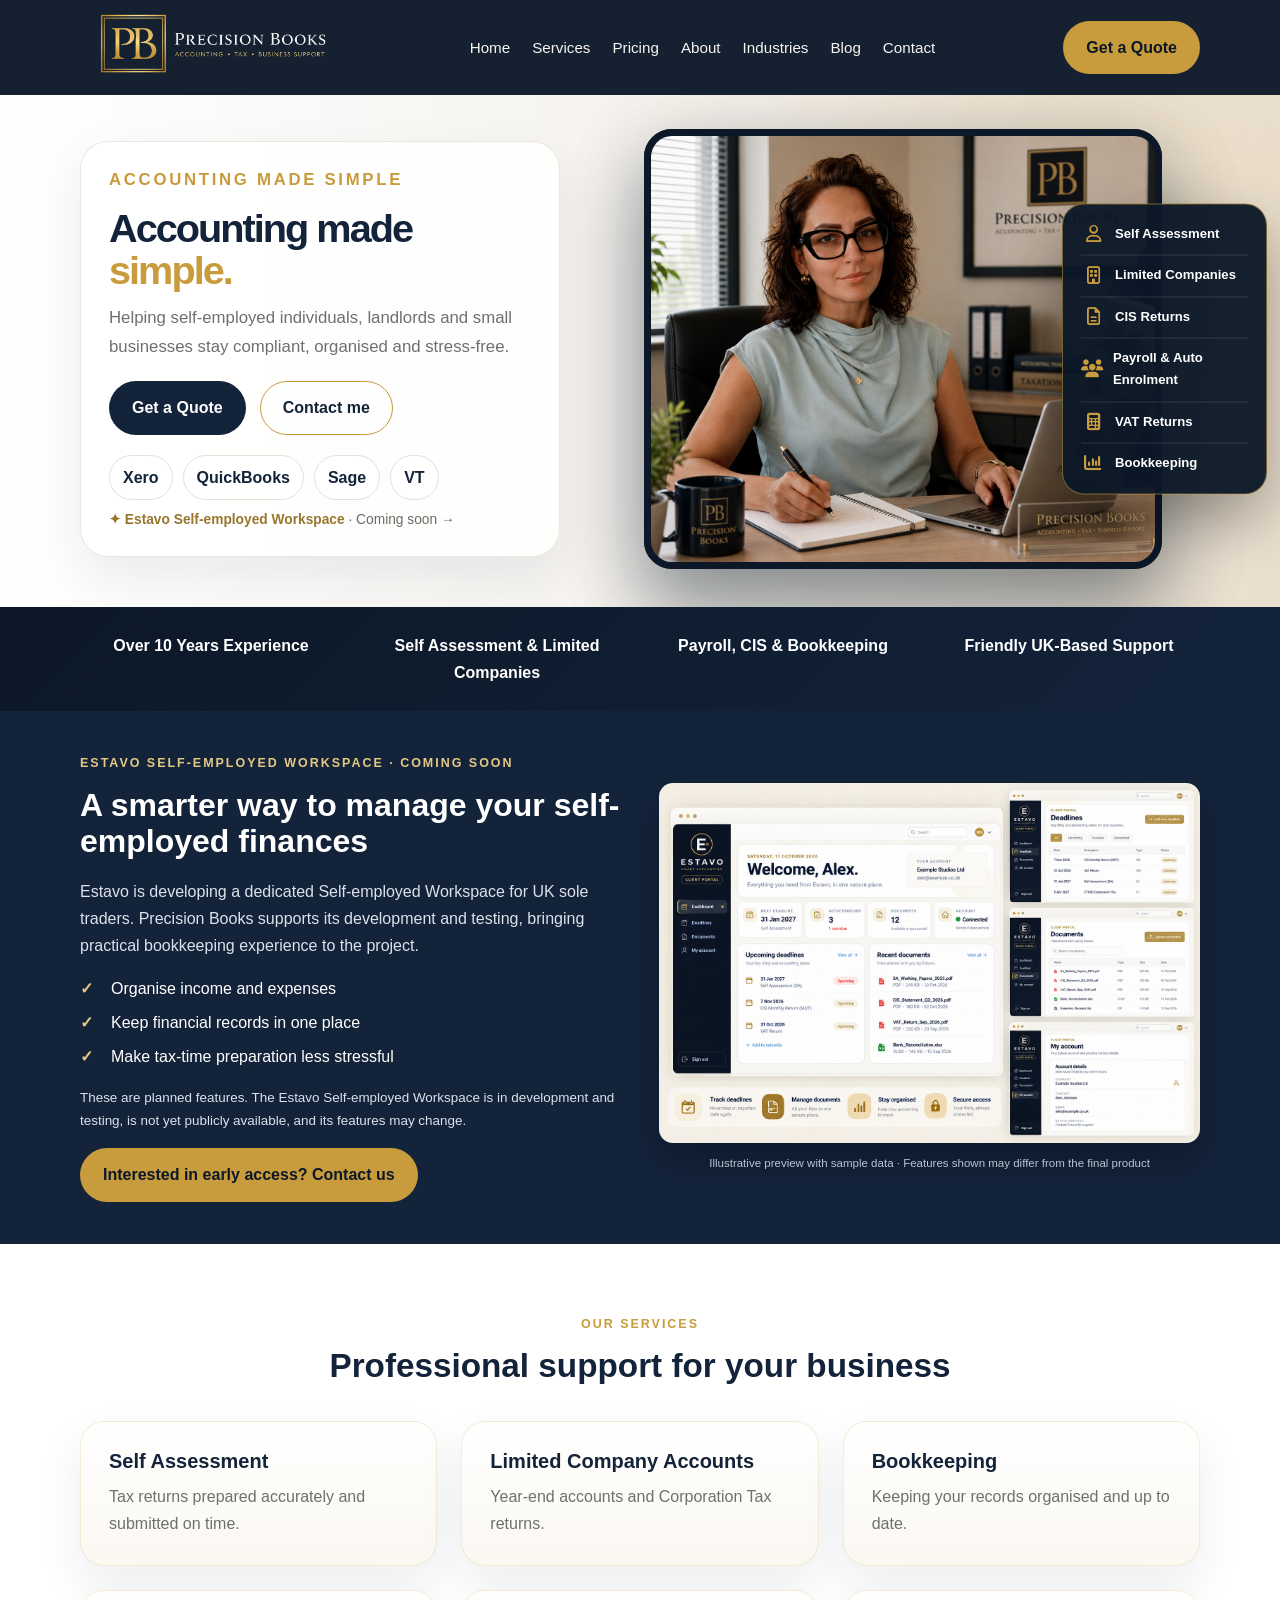
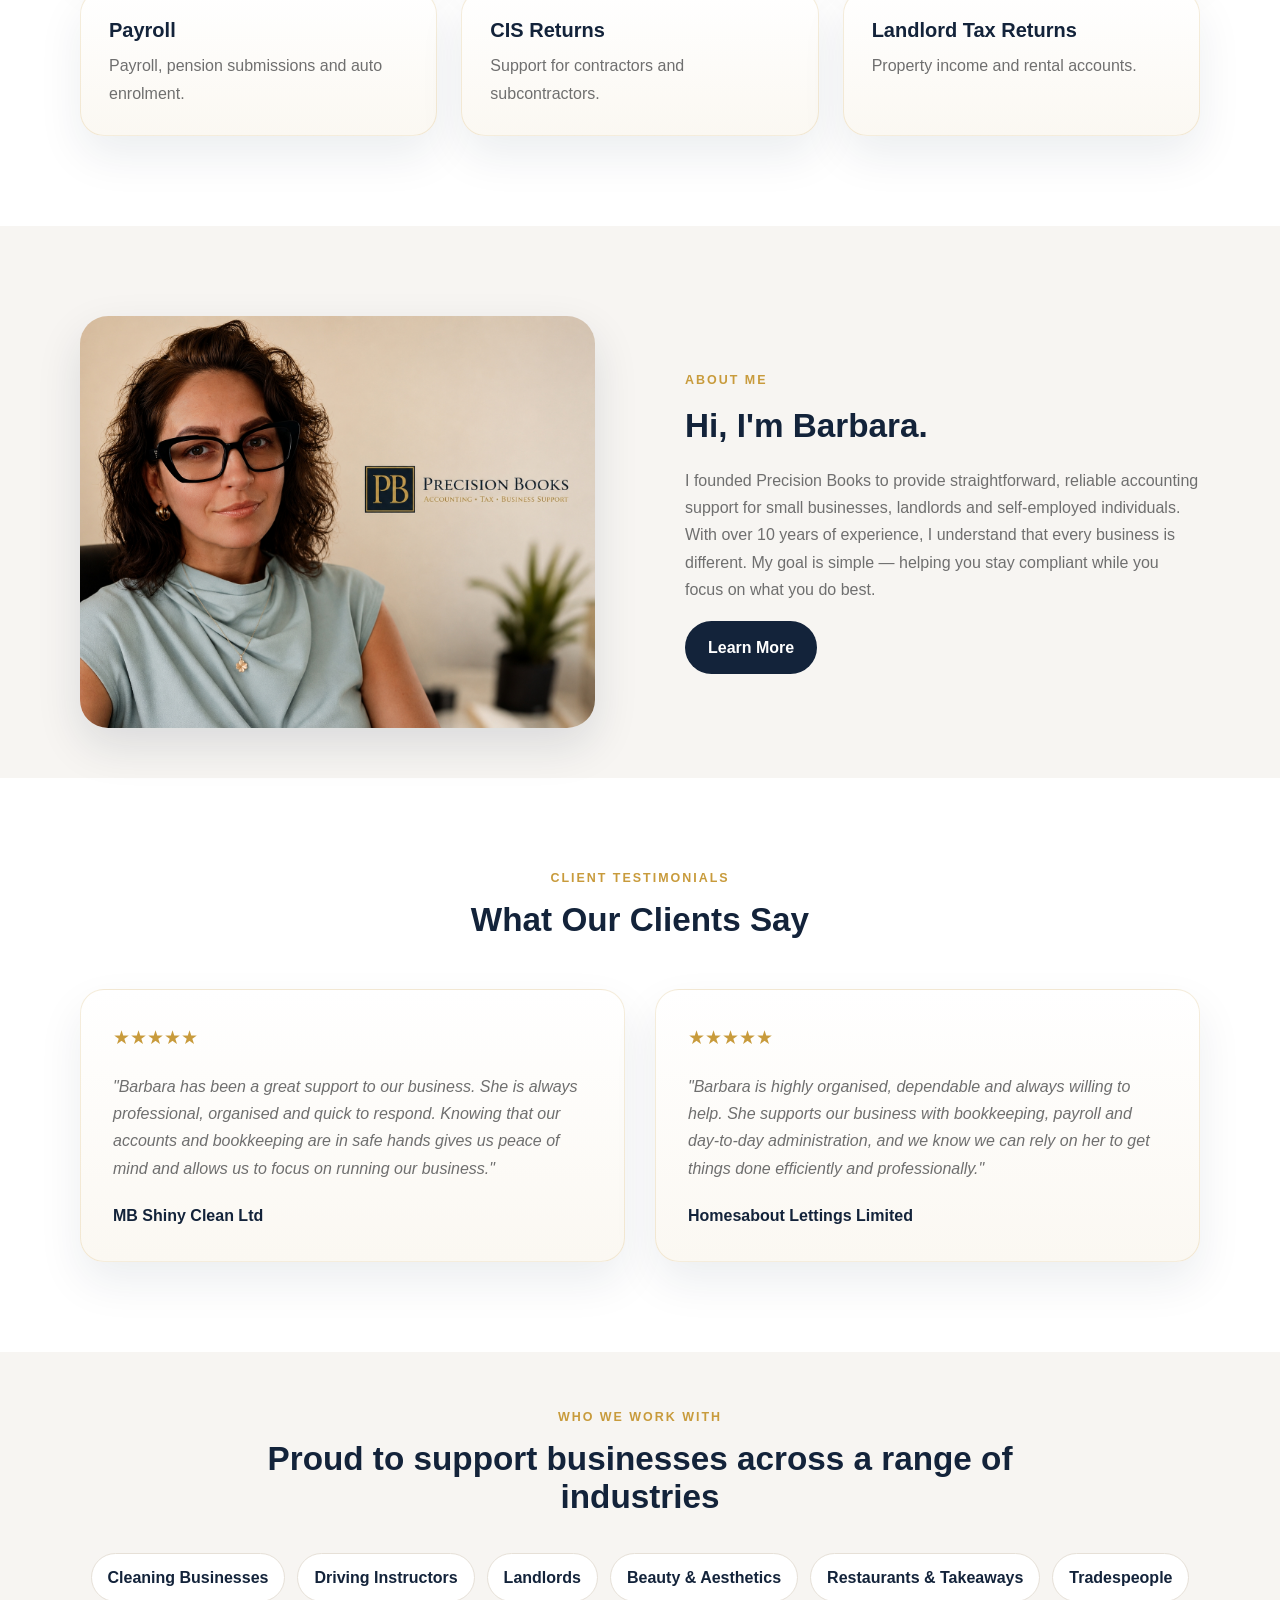
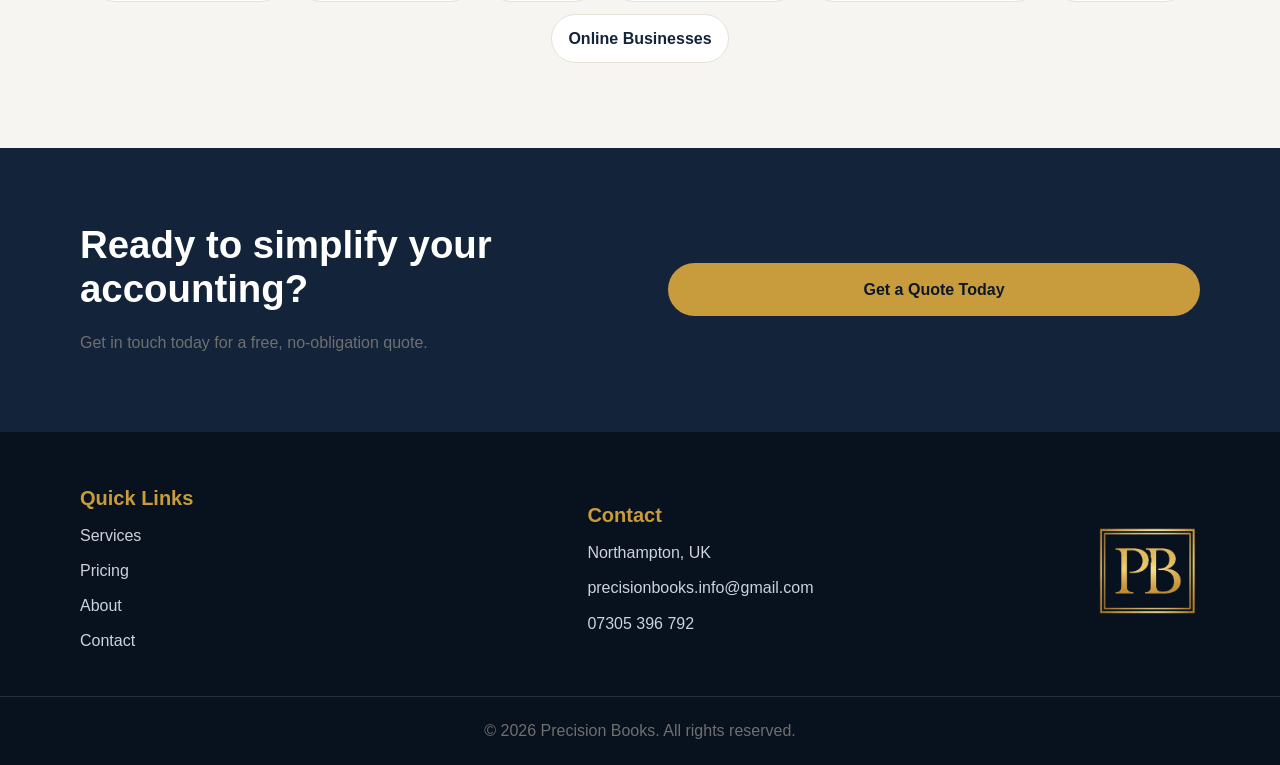
<file: index.html>
<!DOCTYPE html>
<html lang="en">
<head>
  <meta charset="UTF-8" />
  <meta name="viewport" content="width=device-width, initial-scale=1.0" />

  <title>Precision Books | Accounting Made Simple</title>
  <meta name="description" content="Accounting, tax and bookkeeping services for small businesses, landlords and self-employed individuals." />
  <meta name="google-site-verification" content="fDijfMQKrZ_oMN06oPL--xE7hMOP_V20QVE4hgNRMuY" />

  <link rel="stylesheet" href="style.css?v=20261011b" />
  <link rel="icon" type="image/png" href="images/favicon.png" />
  <link rel="stylesheet" href="https://cdnjs.cloudflare.com/ajax/libs/font-awesome/6.5.2/css/all.min.css" />

<meta property="og:title" content="Precision Books | Accounting Made Simple">
<meta property="og:description" content="Accounting, tax and bookkeeping services for small businesses, landlords and self-employed professionals.">
<meta property="og:type" content="website">
<meta property="og:url" content="https://precision-books.co.uk/">
<meta property="og:image" content="https://precision-books.co.uk/images/logo.png">

<meta name="twitter:card" content="summary_large_image">
<meta name="twitter:title" content="Precision Books | Accounting Made Simple">
<meta name="twitter:description" content="Accounting, tax and bookkeeping services for small businesses, landlords and self-employed professionals.">
<meta name="twitter:image" content="https://precision-books.co.uk/images/logo.png">
</head>

<body>

  <header class="site-header">
    <div class="container header-inner">
      <a href="index.html" class="logo">
        <img src="images/logo_4.png" alt="Precision Books logo" />
      </a>

      <button class="nav-toggle" aria-label="Open menu">
        <i class="fa-solid fa-bars"></i>
      </button>

      <nav class="main-nav">
        <a href="index.html">Home</a>
        <a href="services.html">Services</a>
        <a href="pricing.html">Pricing</a>
        <a href="about.html">About</a>
        <a href="industries.html">Industries</a>
        <a href="blog.html">Blog</a>
        <a href="contact.html">Contact</a>
      </nav>

      <a href="contact.html" class="btn btn-gold">Get a Quote</a>
    </div>
  </header>

  <main>

    <section class="hero">
      <div class="container hero-grid">
        <div class="hero-content">
          <p class="eyebrow">Accounting made simple</p>
          <h1>Accounting made <span>simple.</span></h1>

          <p>
            Helping self-employed individuals, landlords and small businesses stay compliant,
            organised and stress-free.
          </p>

          <div class="hero-buttons">
            <a href="contact.html" class="btn btn-navy">Get a Quote</a>
            <a href="contact.html" class="btn btn-outline">Contact me</a>
          </div>

          <div class="software-logos">
            <span>Xero</span>
            <span>QuickBooks</span>
            <span>Sage</span>
            <span>VT</span>
          </div>
          <a class="estavo-small-link" href="#estavo-app">✦ Estavo Self-employed Workspace <span>· Coming soon →</span></a>
        </div>

        <div class="hero-image">
          <img src="images/barbara_home.jpg" alt="Barbara from Precision Books" />

          <div class="hero-service-card">
            <div><i class="fa-regular fa-user"></i> Self Assessment</div>
            <div><i class="fa-regular fa-building"></i> Limited Companies</div>
            <div><i class="fa-regular fa-file-lines"></i> CIS Returns</div>
            <div><i class="fa-solid fa-users"></i> Payroll & Auto Enrolment</div>
            <div><i class="fa-solid fa-calculator"></i> VAT Returns</div>
            <div><i class="fa-solid fa-chart-column"></i> Bookkeeping</div>
          </div>
        </div>
      </div>
    </section>

    <section class="trust-strip">
      <h2 class="sr-only">Professional memberships and software partners</h2>
      <div class="container trust-grid">
        <div>Over 10 Years Experience</div>
        <div>Self Assessment & Limited Companies</div>
        <div>Payroll, CIS & Bookkeeping</div>
        <div>Friendly UK-Based Support</div>
      </div>
    </section>



    <!-- Upcoming self-employed finance tool: pre-launch information only -->
    <section id="estavo-app" class="app-preview" aria-labelledby="app-preview-heading">
      <div class="container app-preview-inner">
        <div class="app-preview-copy">
          <p class="eyebrow">Estavo Self-employed Workspace · Coming Soon</p>
          <h2 id="app-preview-heading">A smarter way to manage your self-employed finances</h2>
          <p>Estavo is developing a dedicated Self-employed Workspace for UK sole traders. Precision Books supports its development and testing, bringing practical bookkeeping experience to the project.</p>
          <ul class="app-preview-features">
            <li>Organise income and expenses</li>
            <li>Keep financial records in one place</li>
            <li>Make tax-time preparation less stressful</li>
          </ul>
          <p class="app-preview-note">These are planned features. The Estavo Self-employed Workspace is in development and testing, is not yet publicly available, and its features may change.</p>
          <a href="contact.html" class="btn btn-gold">Interested in early access? Contact us</a>
        </div>
        <div class="app-preview-art" aria-label="Illustrative preview of the Estavo client portal">
          <img class="app-preview-collage" src="images/estavo-workspace-collage.png" alt="Estavo client portal concept collage showing dashboard, deadlines, documents and account screens with fictional sample data" loading="lazy" />
          <span class="app-preview-art-label">Illustrative preview with sample data · Features shown may differ from the final product</span>
        </div>
      </div>
    </section>

    <section class="services-preview">
      <div class="container">
        <p class="eyebrow center">Our Services</p>
        <h2>Professional support for your business</h2>

        <div class="cards-grid">
          <div class="service-card">
            <h3>Self Assessment</h3>
            <p>Tax returns prepared accurately and submitted on time.</p>
          </div>

          <div class="service-card">
            <h3>Limited Company Accounts</h3>
            <p>Year-end accounts and Corporation Tax returns.</p>
          </div>

          <div class="service-card">
            <h3>Bookkeeping</h3>
            <p>Keeping your records organised and up to date.</p>
          </div>

          <div class="service-card">
            <h3>Payroll</h3>
            <p>Payroll, pension submissions and auto enrolment.</p>
          </div>

          <div class="service-card">
            <h3>CIS Returns</h3>
            <p>Support for contractors and subcontractors.</p>
          </div>

          <div class="service-card">
            <h3>Landlord Tax Returns</h3>
            <p>Property income and rental accounts.</p>
          </div>
        </div>
      </div>
    </section>

    <section class="about-preview">
      <div class="container about-grid">
        <div>
          <img src="images/barbara_about.1.jpg" alt="Barbara, founder of Precision Books" />
        </div>

        <div>
          <p class="eyebrow">About Me</p>
          <h2>Hi, I'm Barbara.</h2>

          <p>
            I founded Precision Books to provide straightforward, reliable accounting support
            for small businesses, landlords and self-employed individuals.
          </p>

          <p>
            With over 10 years of experience, I understand that every business is different.
            My goal is simple — helping you stay compliant while you focus on what you do best.
          </p>

          <a href="about.html" class="btn btn-navy">Learn More</a>
        </div>
      </div>
    </section>

    <section class="testimonials-section">
      <div class="container">
        <p class="eyebrow center">Client Testimonials</p>
        <h2>What Our Clients Say</h2>

        <div class="testimonials-grid">
          <div class="testimonial-card">
            <div class="stars">★★★★★</div>

            <p>
              "Barbara has been a great support to our business. She is always
              professional, organised and quick to respond. Knowing that our
              accounts and bookkeeping are in safe hands gives us peace of mind
              and allows us to focus on running our business."
            </p>

            <strong>MB Shiny Clean Ltd</strong>
          </div>

          <div class="testimonial-card">
            <div class="stars">★★★★★</div>

            <p>
              "Barbara is highly organised, dependable and always willing to help.
              She supports our business with bookkeeping, payroll and day-to-day
              administration, and we know we can rely on her to get things done
              efficiently and professionally."
            </p>

            <strong>Homesabout Lettings Limited</strong>
          </div>
        </div>
      </div>
    </section>

    <section class="industries-preview">
      <div class="container">
        <p class="eyebrow center">Who We Work With</p>
        <h2>Proud to support businesses across a range of industries</h2>

        <div class="industry-grid">
          <span>Cleaning Businesses</span>
          <span>Driving Instructors</span>
          <span>Landlords</span>
          <span>Beauty & Aesthetics</span>
          <span>Restaurants & Takeaways</span>
          <span>Tradespeople</span>
          <span>Online Businesses</span>
        </div>
      </div>
    </section>

    <section class="cta">
      <div class="container cta-inner">
        <div>
          <h2>Ready to simplify your accounting?</h2>
          <p>Get in touch today for a free, no-obligation quote.</p>
        </div>

        <a href="contact.html" class="btn btn-gold">Get a Quote Today</a>
      </div>
    </section>

  </main>

  <footer class="site-footer">
  <div class="container footer-grid">

    <div>
      <h3>Quick Links</h3>
      <a href="services.html">Services</a>
      <a href="pricing.html">Pricing</a>
      <a href="about.html">About</a>
      <a href="contact.html">Contact</a>
    </div>

    <div>
      <h3>Contact</h3>
      <p>Northampton, UK</p>
      <p>
        <a href="mailto:precisionbooks.info@gmail.com">
          precisionbooks.info@gmail.com
        </a>
      </p>
      <p>
        <a href="tel:07305396792">
          07305 396 792
        </a>
      </p>
    </div>

    <div>
      <a href="index.html" class="logo">
        <img src="images/favicon_footer.png" alt="Precision Books logo">
      </a>
    </div>

  </div>

  <div class="footer-bottom">
    <p>© 2026 Precision Books. All rights reserved.</p>
  </div>
</footer>

  <script>
    document.addEventListener("DOMContentLoaded", () => {
      const navToggle = document.querySelector(".nav-toggle");
      const mainNav = document.querySelector(".main-nav");

      if (navToggle && mainNav) {
        navToggle.addEventListener("click", () => {
          mainNav.classList.toggle("active");
        });
      }
    });
  </script>

</body>
</html>
</file>
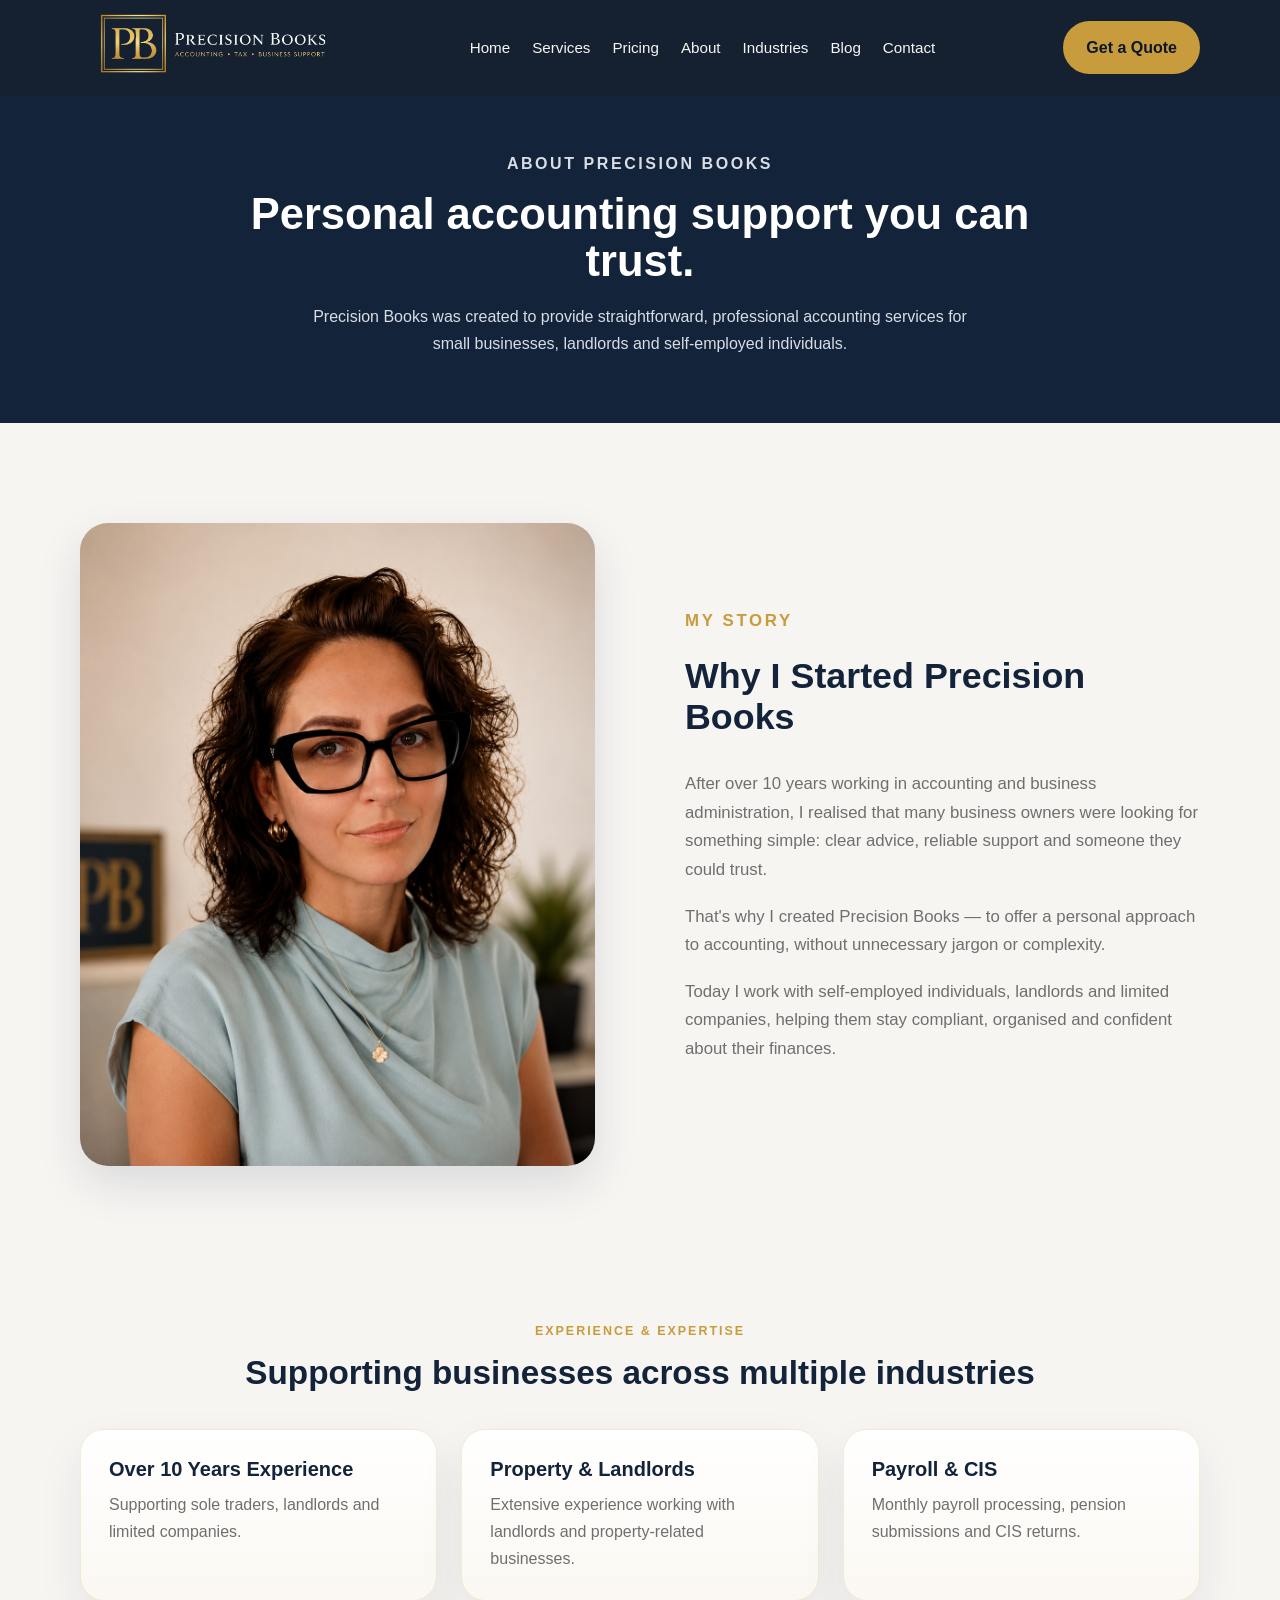
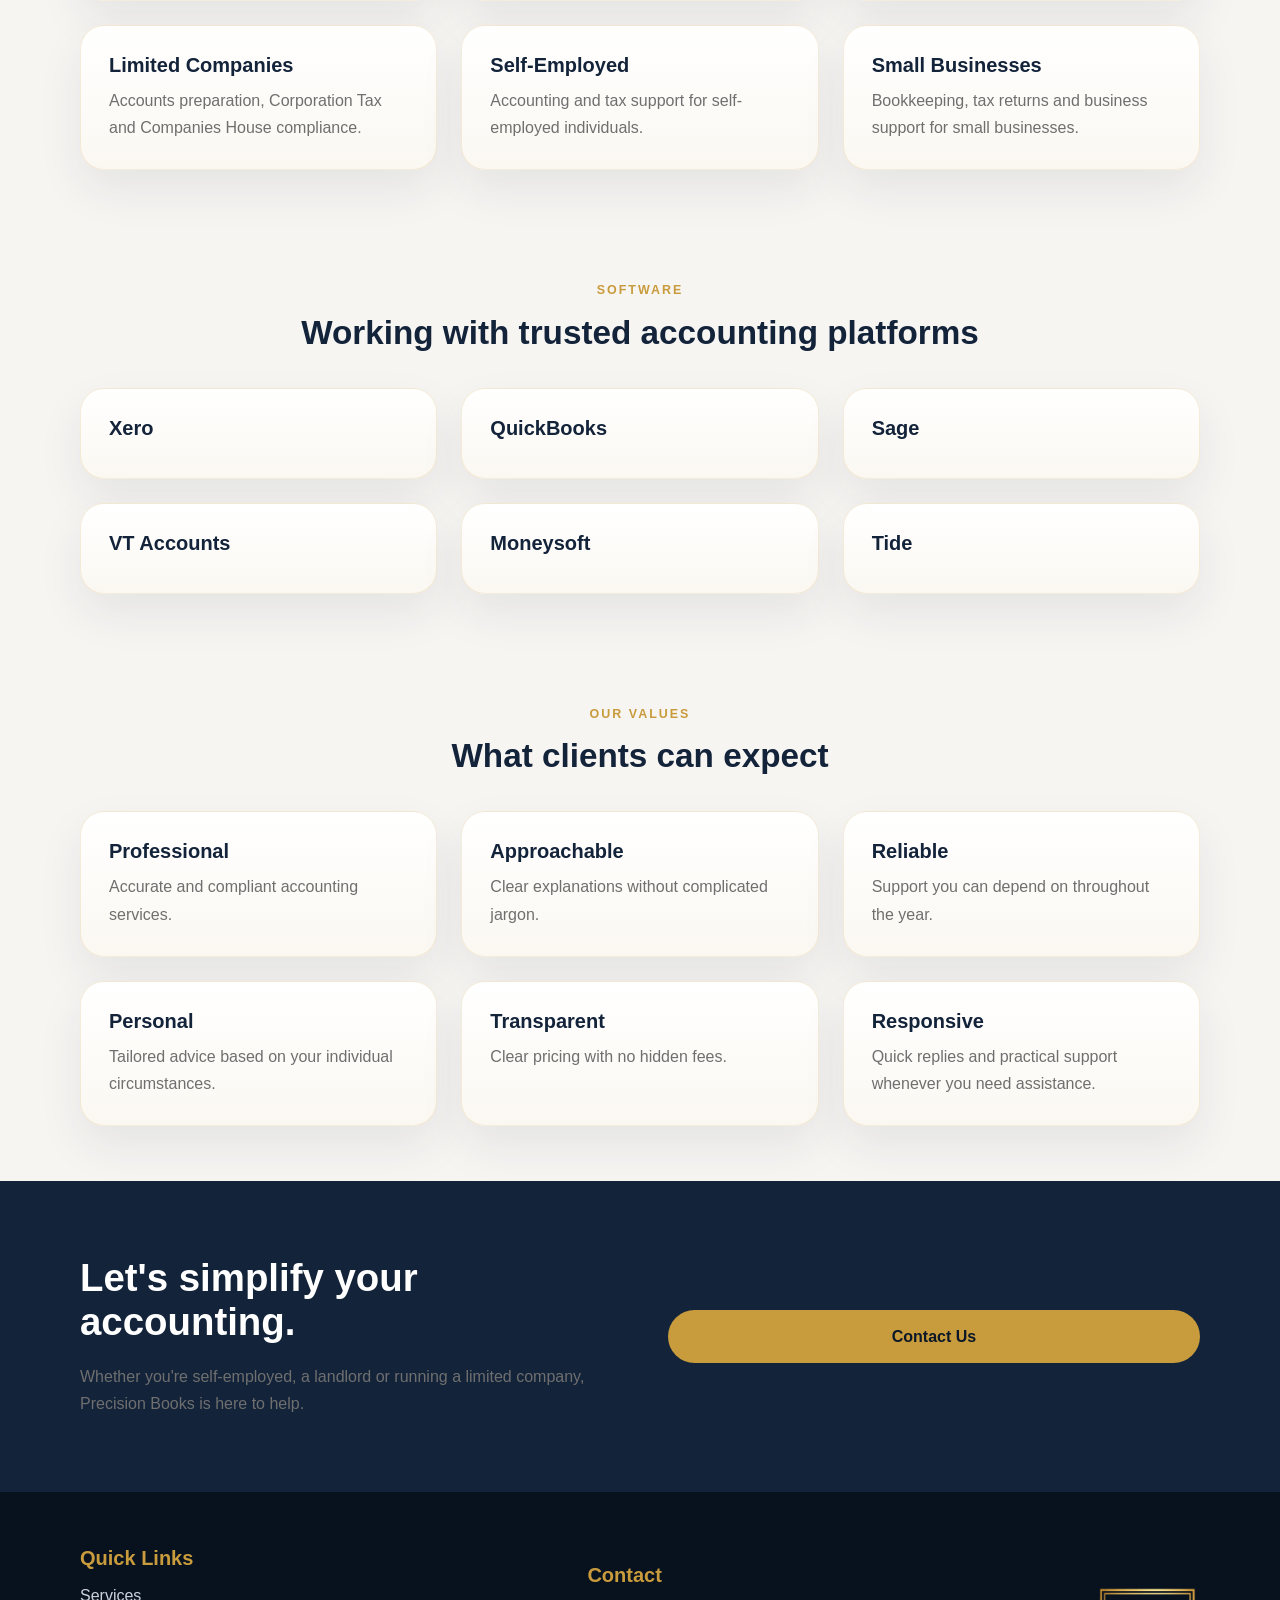
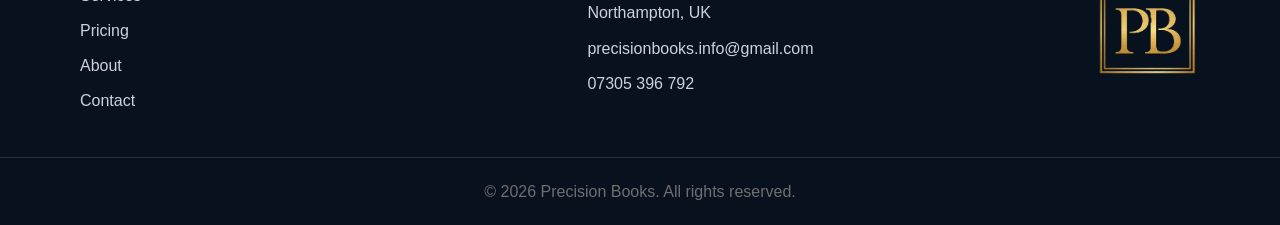
<file: about.html>
<!DOCTYPE html>
<html lang="en">

<head>
  <meta charset="UTF-8">
  <meta name="viewport" content="width=device-width, initial-scale=1.0">
  <title>About | Precision Books</title>
  <meta name="description" content="Learn more about Barbara and Precision Books accounting services.">
  <link rel="icon" type="image/png" href="images/favicon.png">
  <link rel="stylesheet" href="style.css">
  <link rel="stylesheet" href="https://cdnjs.cloudflare.com/ajax/libs/font-awesome/6.5.2/css/all.min.css">
</head>

<body>

<header class="site-header">
    <div class="container header-inner">
      <a href="index.html" class="logo">
  <img src="images/logo_4.png" alt="Precision Books logo">
</a>

    <button class="nav-toggle" aria-label="Open menu">
      <i class="fa-solid fa-bars"></i>
    </button>

    <nav class="main-nav">
      <a href="index.html">Home</a>
      <a href="services.html">Services</a>
      <a href="pricing.html">Pricing</a>
      <a href="about.html">About</a>
      <a href="industries.html">Industries</a>
      <a href="blog.html">Blog</a>
      <a href="contact.html">Contact</a>
    </nav>

    <a href="contact.html" class="btn btn-gold">Get a Quote</a>
  </div>
</header>

<main>

  <section class="page-hero">
    <div class="container">
      <p class="eyebrow">About Precision Books</p>
      <h1>Personal accounting support you can trust.</h1>
      <p>
        Precision Books was created to provide straightforward,
        professional accounting services for small businesses,
        landlords and self-employed individuals.
      </p>
    </div>
  </section>

  <section class="about-story">
  <div class="container about-grid">

    <div class="about-image">
      <img src="images/barbara_about.jpg" alt="Barbara - Precision Books">
    </div>

    <div class="about-content">

      <p class="eyebrow">My Story</p>

      <h2>Why I Started Precision Books</h2>

      <p>
        After over 10 years working in accounting and business administration,
        I realised that many business owners were looking for something simple:
        clear advice, reliable support and someone they could trust.
      </p>
      
      <p>
        That's why I created Precision Books — to offer a personal approach
        to accounting, without unnecessary jargon or complexity.
      </p>
      
      <p>
        Today I work with self-employed individuals, landlords and limited companies,
        helping them stay compliant, organised and confident about their finances.
      </p>

    </div>

  </div>
</section>

  <section class="experience-section">
    <div class="container">

      <p class="eyebrow center">Experience & Expertise</p>

      <h2 class="center">Supporting businesses across multiple industries</h2>

      <div class="experience-grid">

        <div class="experience-card">
          <h3>Over 10 Years Experience</h3>
          <p>Supporting sole traders, landlords and limited companies.</p>
        </div>

        <div class="experience-card">
          <h3>Property & Landlords</h3>
          <p>Extensive experience working with landlords and property-related businesses.</p>
        </div>

        <div class="experience-card">
          <h3>Payroll & CIS</h3>
          <p>Monthly payroll processing, pension submissions and CIS returns.</p>
        </div>

        <div class="experience-card">
          <h3>Limited Companies</h3>
          <p>Accounts preparation, Corporation Tax and Companies House compliance.</p>
        </div>

        <div class="experience-card">
          <h3>Self-Employed</h3>
          <p>Accounting and tax support for self-employed individuals.</p>
        </div>

        <div class="experience-card">
          <h3>Small Businesses</h3>
          <p>Bookkeeping, tax returns and business support for small businesses.</p>

      </div>

    </div>
  </section>

  <section class="software-section">
    <div class="container">

      <p class="eyebrow center">Software</p>

      <h2 class="center">Working with trusted accounting platforms</h2>

      <div class="software-grid">

        <div class="software-card">
          <h3>Xero</h3>
        </div>

        <div class="software-card">
          <h3>QuickBooks</h3>
        </div>

        <div class="software-card">
          <h3>Sage</h3>
        </div>

        <div class="software-card">
          <h3>VT Accounts</h3>
        </div>

        <div class="software-card">
          <h3>Moneysoft</h3>
        </div>

        <div class="software-card">
          <h3>Tide</h3>
        </div>

      </div>

    </div>
  </section>

  <section class="values-section">
    <div class="container">

      <p class="eyebrow center">Our Values</p>

      <h2 class="center">What clients can expect</h2>

      <div class="values-grid">

        <div class="value-card">
          <h3>Professional</h3>
          <p>Accurate and compliant accounting services.</p>
        </div>

        <div class="value-card">
          <h3>Approachable</h3>
          <p>Clear explanations without complicated jargon.</p>
        </div>

        <div class="value-card">
          <h3>Reliable</h3>
          <p>Support you can depend on throughout the year.</p>
        </div>

        <div class="value-card">
          <h3>Personal</h3>
          <p>Tailored advice based on your individual circumstances.</p>
        </div>

        <div class="value-card">
          <h3>Transparent</h3>
          <p>Clear pricing with no hidden fees.</p>
          </div>

          <div class="value-card">
            <h3>Responsive</h3>
            <p>Quick replies and practical support whenever you need assistance.</p>
          </div>

      </div>

    </div>
  </section>

  <section class="cta">
    <div class="container cta-inner">

      <div>
        <h2>Let's simplify your accounting.</h2>
        <p>
          Whether you're self-employed, a landlord or running a limited company,
          Precision Books is here to help.
        </p>
      </div>

      <a href="contact.html" class="btn btn-gold">
        Contact Us
      </a>

    </div>
  </section>

</main>

<footer class="site-footer">
  <div class="container footer-grid">

    <div>
      <h3>Quick Links</h3>
      <a href="services.html">Services</a>
      <a href="pricing.html">Pricing</a>
      <a href="about.html">About</a>
      <a href="contact.html">Contact</a>
    </div>

    <div>
      <h3>Contact</h3>
      <p>Northampton, UK</p>
      <p>
        <a href="mailto:precisionbooks.info@gmail.com">
          precisionbooks.info@gmail.com
        </a>
      </p>
      <p>
        <a href="tel:07305396792">
          07305 396 792
        </a>
      </p>
    </div>

    <div>
      <a href="index.html" class="logo">
        <img src="images/favicon_footer.png" alt="Precision Books logo">
      </a>
    </div>

  </div>

  <div class="footer-bottom">
    <p>© 2026 Precision Books. All rights reserved.</p>
  </div>
</footer>

<script>
document.addEventListener("DOMContentLoaded", () => {
  const navToggle = document.querySelector(".nav-toggle");
  const mainNav = document.querySelector(".main-nav");

  if (navToggle && mainNav) {
    navToggle.addEventListener("click", () => {
      mainNav.classList.toggle("active");
    });
  }
});
</script>

</body>
</html>
</file>
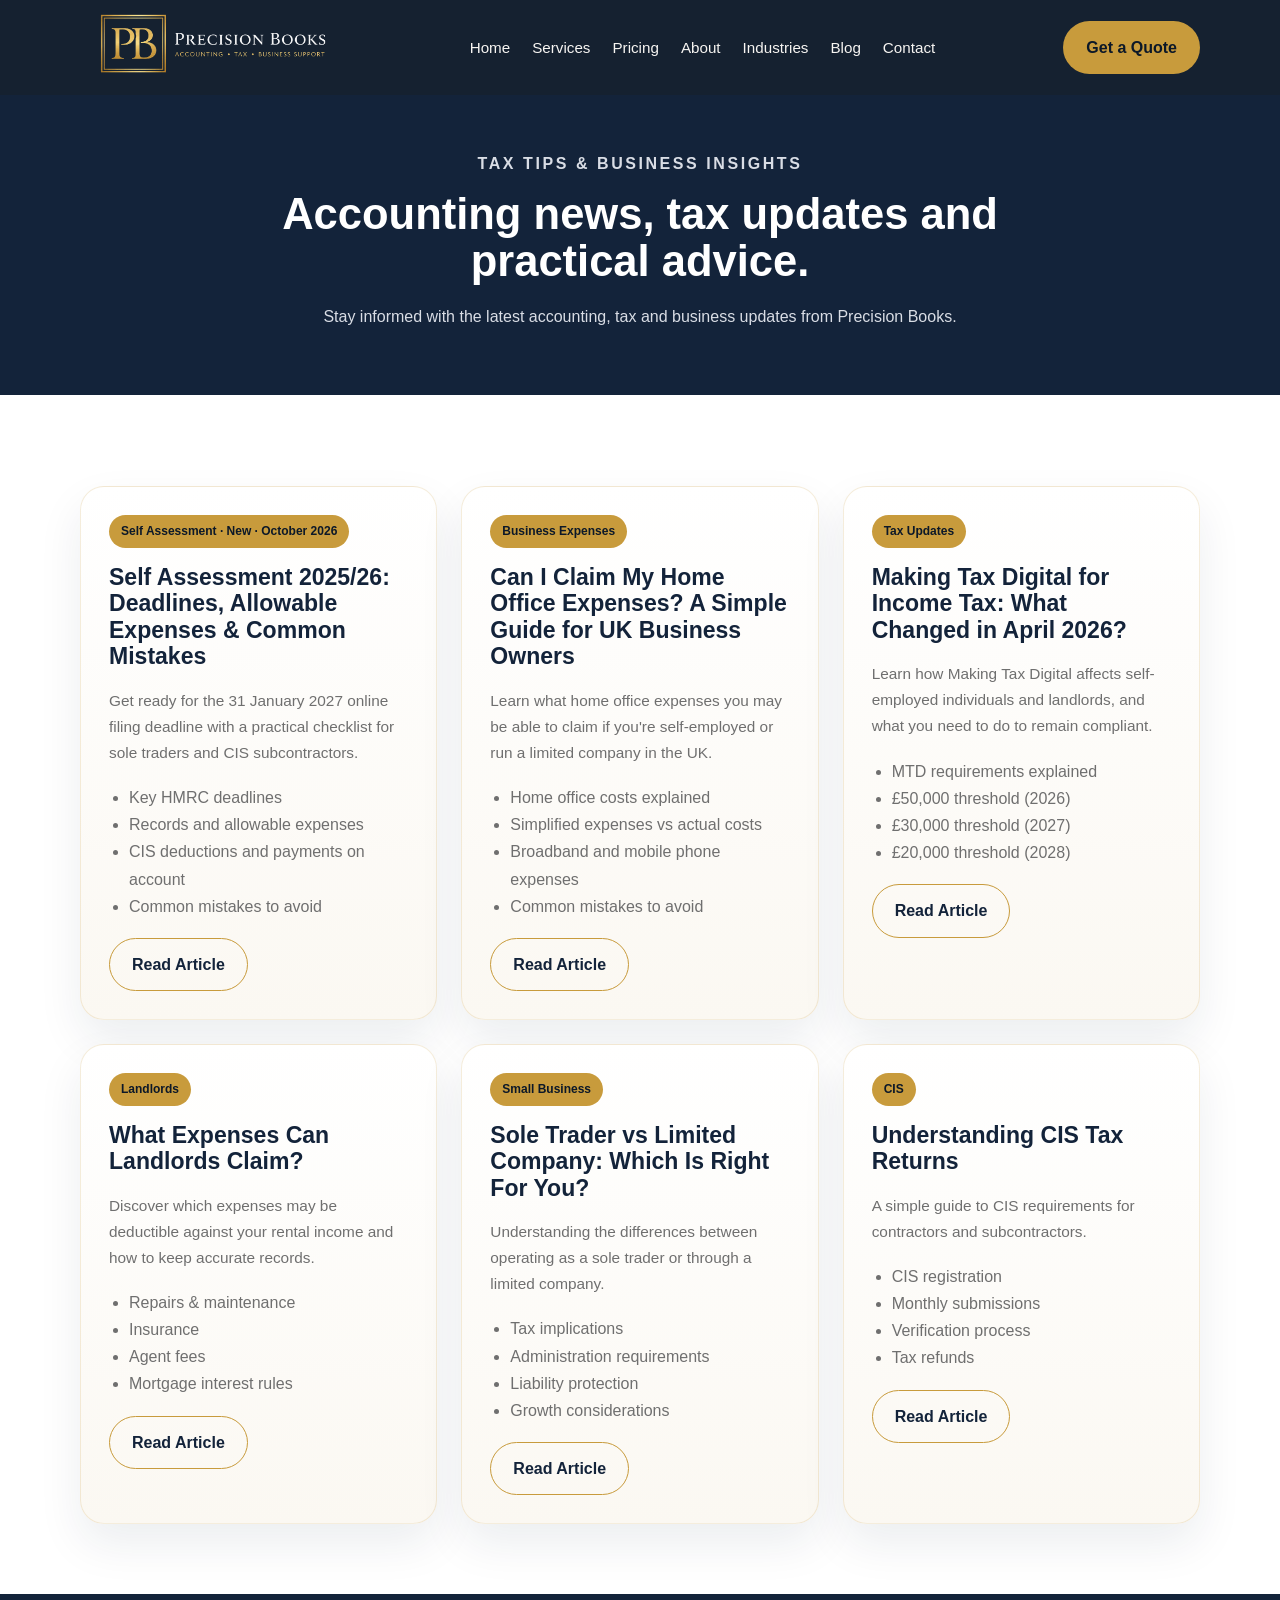
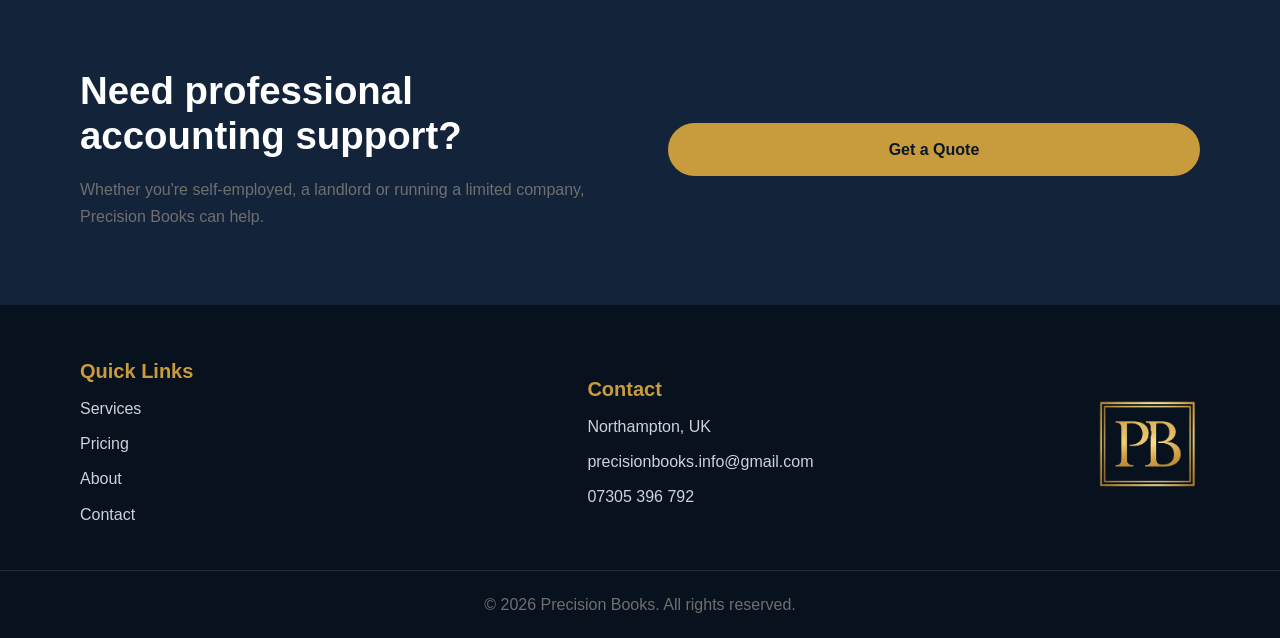
<file: blog.html>
<!DOCTYPE html>
<html lang="en">

<head>
  <meta charset="UTF-8">
  <meta name="viewport" content="width=device-width, initial-scale=1.0">
  <title>Blog | Precision Books</title>
  <meta name="description" content="Tax updates, accounting news and business advice from Precision Books.">
  <link rel="icon" type="image/png" href="images/favicon.png">
  <link rel="stylesheet" href="style.css">
  <link rel="stylesheet" href="https://cdnjs.cloudflare.com/ajax/libs/font-awesome/6.5.2/css/all.min.css">
</head>

<body>

<header class="site-header">
    <div class="container header-inner">
      <a href="index.html" class="logo">
  <img src="images/logo_4.png" alt="Precision Books logo">
</a>

    <button class="nav-toggle" aria-label="Open menu">
      <i class="fa-solid fa-bars"></i>
    </button>

    <nav class="main-nav">
      <a href="index.html">Home</a>
      <a href="services.html">Services</a>
      <a href="pricing.html">Pricing</a>
      <a href="about.html">About</a>
      <a href="industries.html">Industries</a>
      <a href="blog.html">Blog</a>
      <a href="contact.html">Contact</a>
    </nav>

    <a href="contact.html" class="btn btn-gold">Get a Quote</a>
  </div>
</header>

<main>

  <section class="page-hero">
    <div class="container">
      <p class="eyebrow">Tax Tips & Business Insights</p>

      <h1>Accounting news, tax updates and practical advice.</h1>

      <p>
        Stay informed with the latest accounting, tax and business updates
        from Precision Books.
      </p>
    </div>
  </section>

  <section class="blog-section">
  
    <div class="container">
  
      <div class="blog-grid">

        <article class="blog-card featured">
          <div class="blog-category">Self Assessment · New · October 2026</div>
          <h2>Self Assessment 2025/26: Deadlines, Allowable Expenses &amp; Common Mistakes</h2>
          <p>Get ready for the 31 January 2027 online filing deadline with a practical checklist for sole traders and CIS subcontractors.</p>
          <ul class="article-highlights"><li>Key HMRC deadlines</li><li>Records and allowable expenses</li><li>CIS deductions and payments on account</li><li>Common mistakes to avoid</li></ul>
          <a href="self-assessment-2025-26.html" class="btn btn-outline">Read Article</a>
        </article>


  
        <article class="blog-card featured">
  
            <div class="blog-category">
              Business Expenses
            </div>
  
            <h2>
              Can I Claim My Home Office Expenses? A Simple Guide for UK Business Owners
            </h2>
  
            <p>
              Learn what home office expenses you may be able to claim if you're self-employed or run a limited company in
              the UK.
            </p>
  
            <ul class="article-highlights">
              <li>Home office costs explained</li>
              <li>Simplified expenses vs actual costs</li>
              <li>Broadband and mobile phone expenses</li>
              <li>Common mistakes to avoid</li>
            </ul>
  
            <a href="home-office-expenses.html" class="btn btn-outline">
              Read Article
            </a>
  
          </article>

        <article class="blog-card featured">

          <div class="blog-category">
            Tax Updates
          </div>

          <h2>
            Making Tax Digital for Income Tax:
            What Changed in April 2026?
          </h2>

          <p>
            Learn how Making Tax Digital affects self-employed individuals
            and landlords, and what you need to do to remain compliant.
          </p>

          <ul class="article-highlights">
            <li>MTD requirements explained</li>
            <li>£50,000 threshold (2026)</li>
            <li>£30,000 threshold (2027)</li>
            <li>£20,000 threshold (2028)</li>
          </ul>

          <a href="mtd-income-tax-2026.html" class="btn btn-outline">
            Read Article
          </a>

        </article>

        <article class="blog-card">

          <div class="blog-category">
            Landlords
          </div>

          <h2>
            What Expenses Can Landlords Claim?
          </h2>

          <p>
            Discover which expenses may be deductible against your rental
            income and how to keep accurate records.
          </p>

          <ul class="article-highlights">
            <li>Repairs & maintenance</li>
            <li>Insurance</li>
            <li>Agent fees</li>
            <li>Mortgage interest rules</li>
          </ul>

          <a href="landlord-expenses.html" class="btn btn-outline">
            Read Article
          </a>

        </article>

        <article class="blog-card">

          <div class="blog-category">
            Small Business
          </div>

          <h2>
            Sole Trader vs Limited Company:
            Which Is Right For You?
          </h2>

          <p>
            Understanding the differences between operating as a sole trader
            or through a limited company.
          </p>

          <ul class="article-highlights">
            <li>Tax implications</li>
            <li>Administration requirements</li>
            <li>Liability protection</li>
            <li>Growth considerations</li>
          </ul>

          <a href="sole-trader-vs-limited-company.html" class="btn btn-outline">
            Read Article
          </a>

        </article>

        <article class="blog-card">

          <div class="blog-category">
            CIS
          </div>

          <h2>
            Understanding CIS Tax Returns
          </h2>

          <p>
            A simple guide to CIS requirements for contractors and
            subcontractors.
          </p>

          <ul class="article-highlights">
            <li>CIS registration</li>
            <li>Monthly submissions</li>
            <li>Verification process</li>
            <li>Tax refunds</li>
          </ul>

          <a href="cis-tax-returns.html" class="btn btn-outline">
            Read Article
          </a>

        </article>

      </div>

    </div>

  </section>

  <section class="cta">

    <div class="container cta-inner">

      <div>
        <h2>Need professional accounting support?</h2>

        <p>
          Whether you're self-employed, a landlord or running a limited company,
          Precision Books can help.
        </p>

      </div>

      <a href="contact.html" class="btn btn-gold">
        Get a Quote
      </a>

    </div>

  </section>

</main>

<footer class="site-footer">
  <div class="container footer-grid">

    <div>
      <h3>Quick Links</h3>
      <a href="services.html">Services</a>
      <a href="pricing.html">Pricing</a>
      <a href="about.html">About</a>
      <a href="contact.html">Contact</a>
    </div>

    <div>
      <h3>Contact</h3>
      <p>Northampton, UK</p>
      <p>
        <a href="mailto:precisionbooks.info@gmail.com">
          precisionbooks.info@gmail.com
        </a>
      </p>
      <p>
        <a href="tel:07305396792">
          07305 396 792
        </a>
      </p>
    </div>

    <div>
      <a href="index.html" class="logo">
        <img src="images/favicon_footer.png" alt="Precision Books logo">
      </a>
    </div>

  </div>

  <div class="footer-bottom">
    <p>© 2026 Precision Books. All rights reserved.</p>
  </div>
</footer>

<script>
document.addEventListener("DOMContentLoaded", () => {
  const navToggle = document.querySelector(".nav-toggle");
  const mainNav = document.querySelector(".main-nav");

  if (navToggle && mainNav) {
    navToggle.addEventListener("click", () => {
      mainNav.classList.toggle("active");
    });
  }
});
</script>

</body>
</html>
</file>
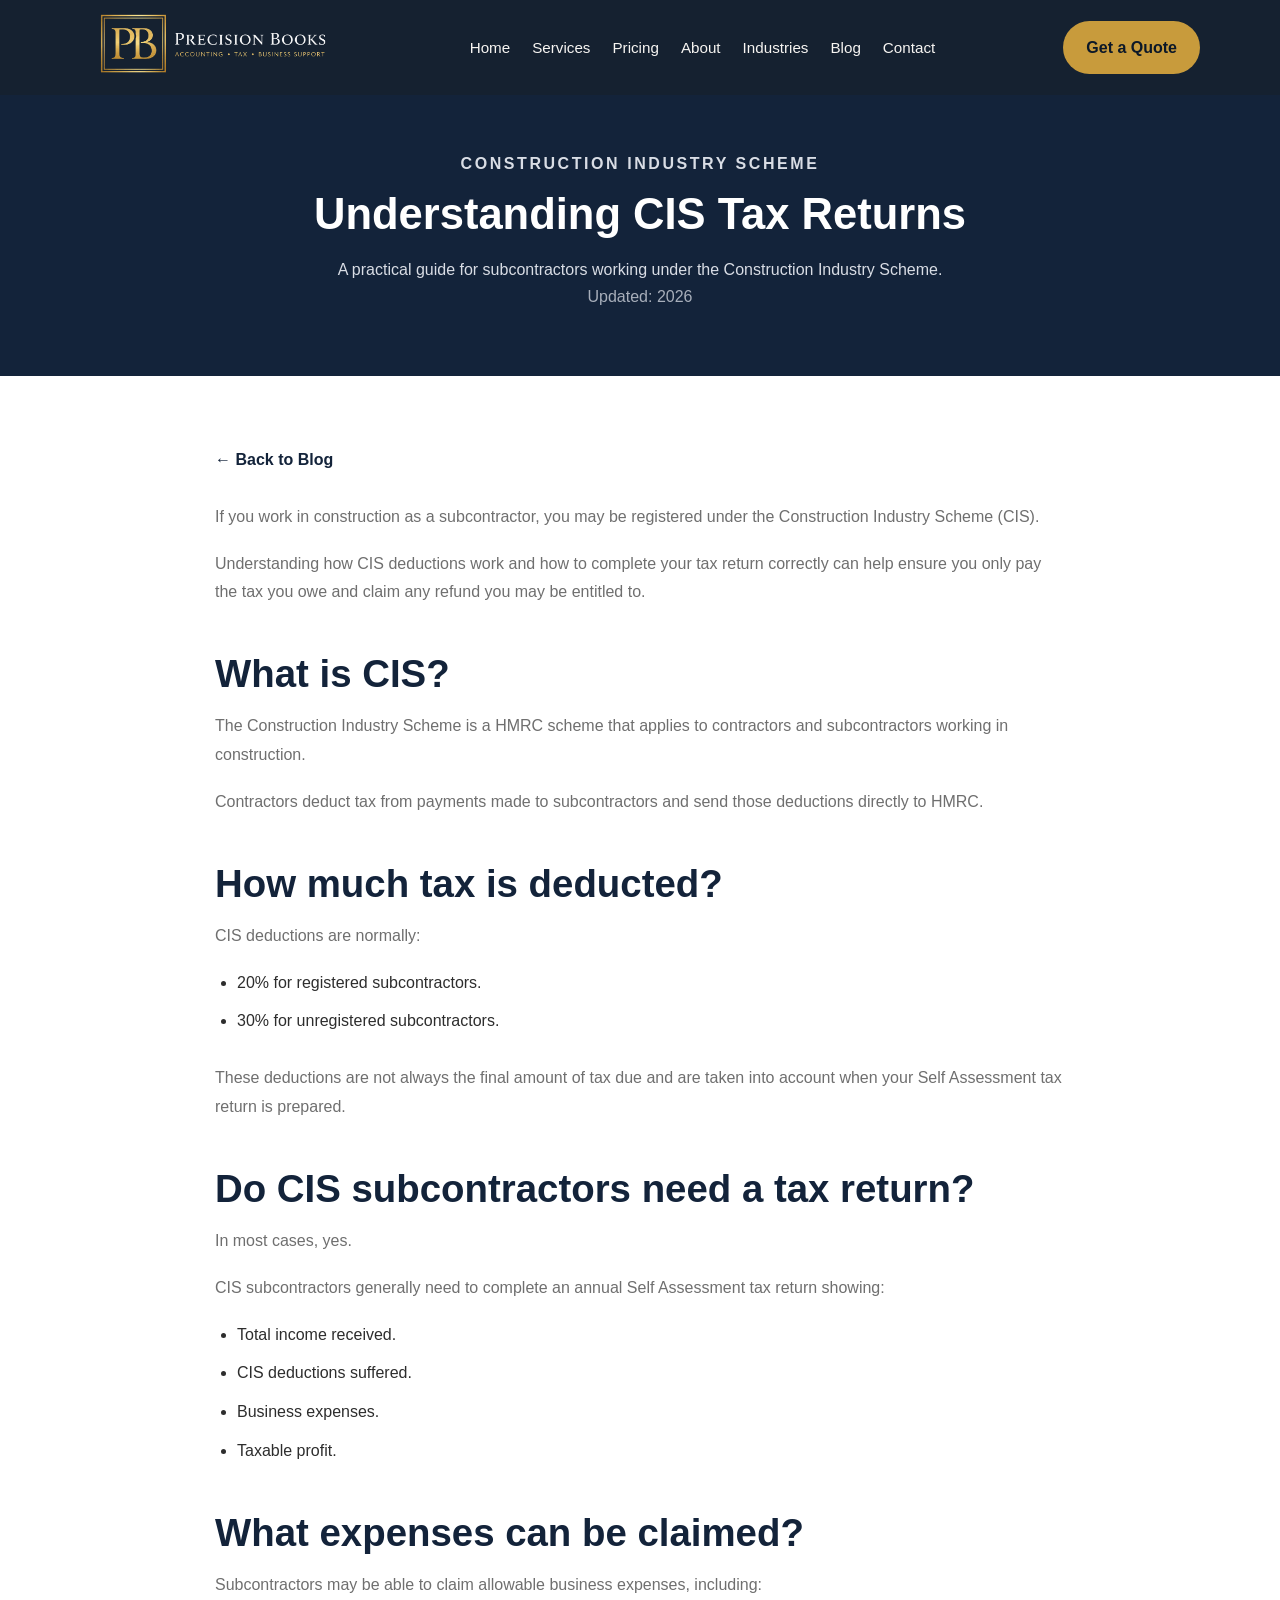
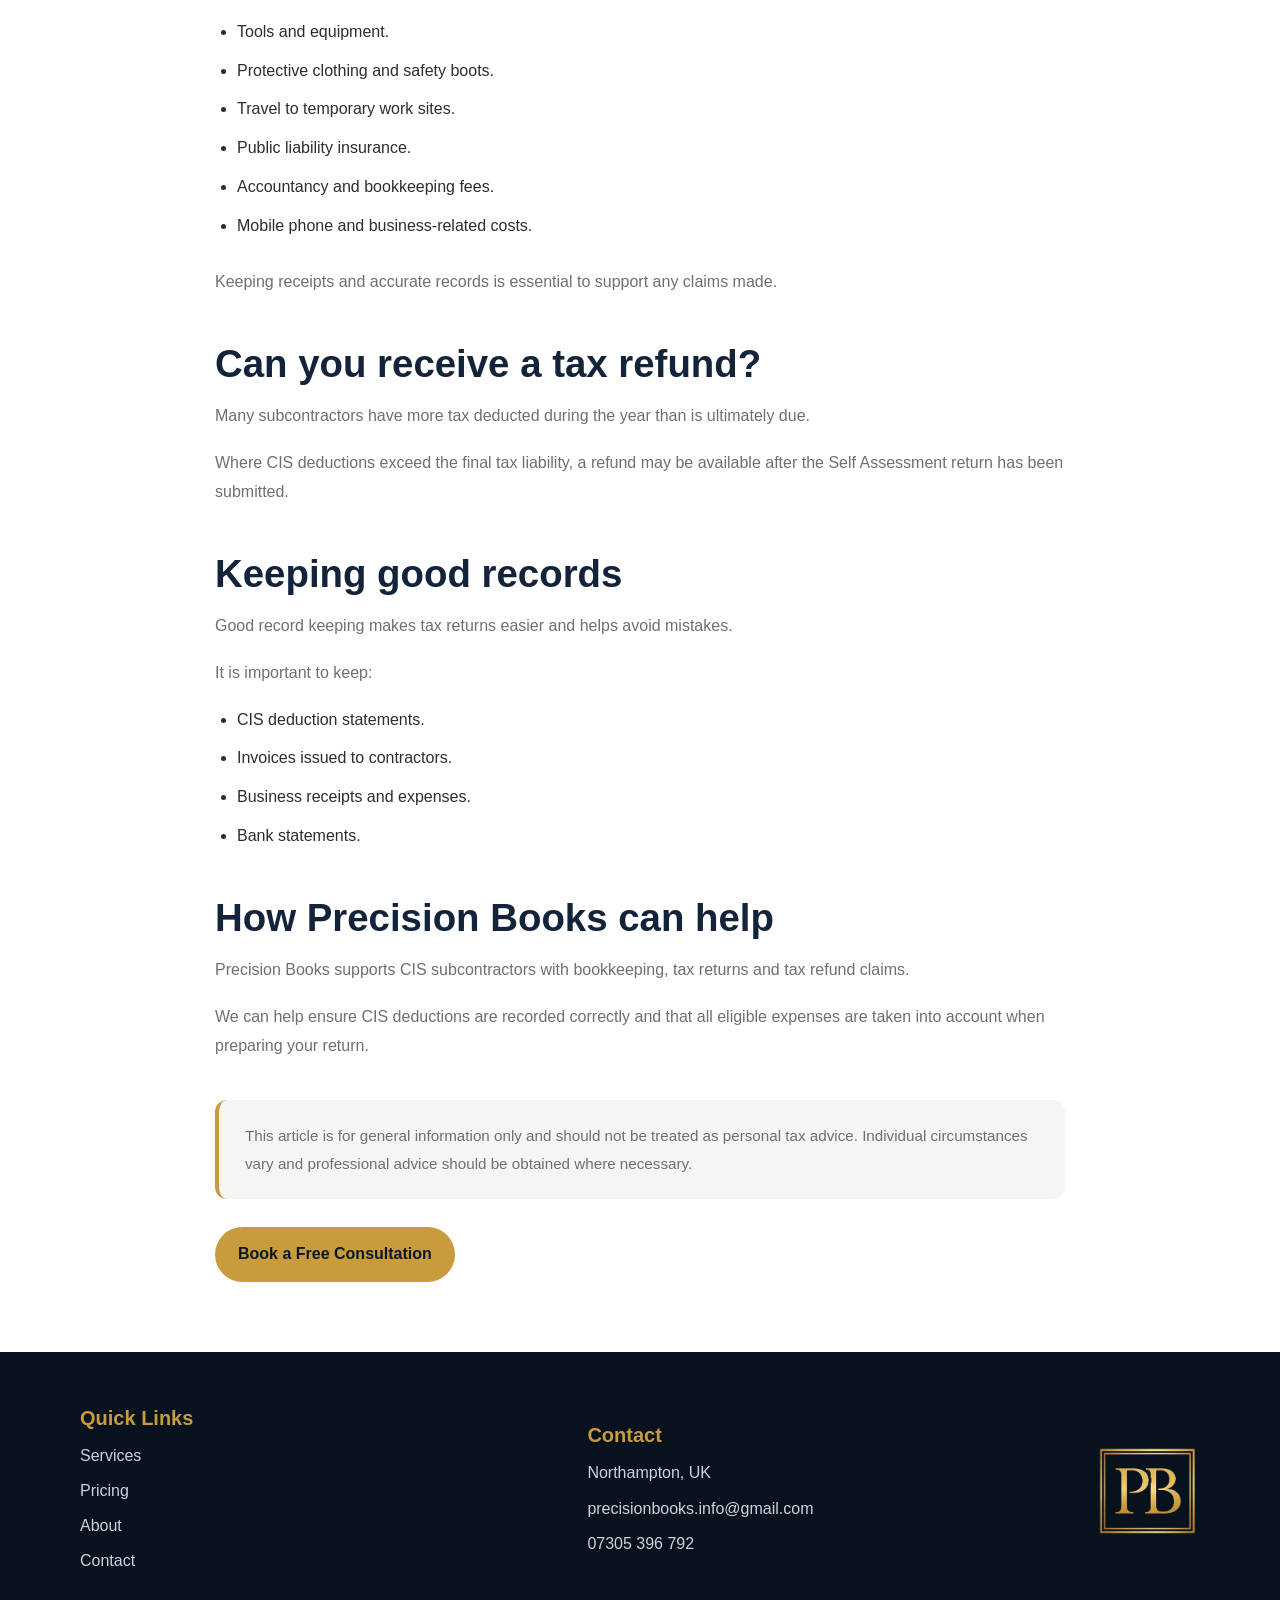
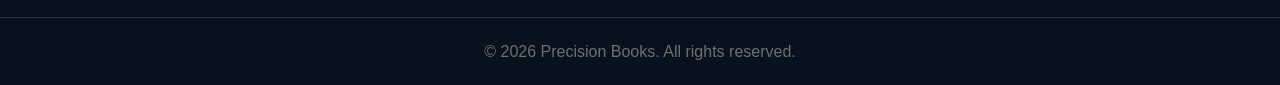
<file: cis-tax-returns.html>
<!DOCTYPE html>
<html lang="en">

<head>
  <meta charset="UTF-8">
  <meta name="viewport" content="width=device-width, initial-scale=1.0">

  <title>Understanding CIS Tax Returns | Precision Books</title>

  <meta name="description" content="A practical guide to CIS tax returns for subcontractors in the Construction Industry Scheme, including deductions, refunds and Self Assessment requirements.">

  <meta name="keywords" content="CIS tax return, CIS refund, CIS subcontractor, construction industry scheme, self assessment CIS, tax refund construction workers, CIS deductions">
  <meta name="author" content="Precision Books">
  <meta name="robots" content="index, follow">

  <link rel="canonical" href="https://precision-books.co.uk/cis-tax-returns.html">

  <meta property="og:title" content="Understanding CIS Tax Returns | Precision Books">
  <meta property="og:description" content="Learn how CIS tax returns work, what expenses can be claimed and how subcontractors can recover overpaid tax.">
  <meta property="og:type" content="article">
  <meta property="og:url" content="https://precision-books.co.uk/cis-tax-returns.html">
  <meta property="og:image" content="https://precision-books.co.uk/images/logo.png">
  <meta property="og:site_name" content="Precision Books">

  <meta name="twitter:card" content="summary_large_image">
  <meta name="twitter:title" content="Understanding CIS Tax Returns | Precision Books">
  <meta name="twitter:description" content="A guide to CIS tax returns, allowable expenses and tax refunds for subcontractors.">
  <meta name="twitter:image" content="https://precision-books.co.uk/images/logo.png">

  <script type="application/ld+json">
  {
    "@context": "https://schema.org",
    "@type": "Article",
    "headline": "Understanding CIS Tax Returns",
    "description": "A practical guide to CIS tax returns for subcontractors in the Construction Industry Scheme.",
    "author": {
      "@type": "Organization",
      "name": "Precision Books"
    },
    "publisher": {
      "@type": "Organization",
      "name": "Precision Books",
      "logo": {
        "@type": "ImageObject",
        "url": "https://precision-books.co.uk/images/logo.png"
      }
    },
    "mainEntityOfPage": {
      "@type": "WebPage",
      "@id": "https://precision-books.co.uk/cis-tax-returns.html"
    },
    "datePublished": "2026-06-17",
    "dateModified": "2026-06-17"
  }
  </script>

  <link rel="icon" type="image/png" href="images/favicon.png">
  <link rel="stylesheet" href="style.css">
  <link rel="stylesheet" href="https://cdnjs.cloudflare.com/ajax/libs/font-awesome/6.5.2/css/all.min.css">
</head>

<body>

<header class="site-header">
  <div class="container header-inner">

    <a href="index.html" class="logo">
      <img src="images/logo_4.png" alt="Precision Books logo">
    </a>

    <button class="nav-toggle" aria-label="Open menu">
      <i class="fa-solid fa-bars"></i>
    </button>

    <nav class="main-nav">
      <a href="index.html">Home</a>
      <a href="services.html">Services</a>
      <a href="pricing.html">Pricing</a>
      <a href="about.html">About</a>
      <a href="industries.html">Industries</a>
      <a href="blog.html">Blog</a>
      <a href="contact.html">Contact</a>
    </nav>

    <a href="contact.html" class="btn btn-gold">Get a Quote</a>

  </div>
</header>

<main>

  <section class="page-hero">

    <div class="container">

      <p class="eyebrow">Construction Industry Scheme</p>

      <h1>Understanding CIS Tax Returns</h1>

      <p>
        A practical guide for subcontractors working under the Construction Industry Scheme.
      </p>

      <p class="article-date">
        Updated: 2026
      </p>

    </div>

  </section>

  <section class="article-section">

    <div class="container article-container">
      <a href="blog.html" class="back-link">← Back to Blog</a>

      <article class="article-content">

        <p>
          If you work in construction as a subcontractor, you may be registered
          under the Construction Industry Scheme (CIS).
        </p>

        <p>
          Understanding how CIS deductions work and how to complete your tax
          return correctly can help ensure you only pay the tax you owe and
          claim any refund you may be entitled to.
        </p>

        <h2>What is CIS?</h2>

        <p>
          The Construction Industry Scheme is a HMRC scheme that applies to
          contractors and subcontractors working in construction.
        </p>

        <p>
          Contractors deduct tax from payments made to subcontractors and send
          those deductions directly to HMRC.
        </p>

        <h2>How much tax is deducted?</h2>

        <p>
          CIS deductions are normally:
        </p>

        <ul>
          <li>20% for registered subcontractors.</li>
          <li>30% for unregistered subcontractors.</li>
        </ul>

        <p>
          These deductions are not always the final amount of tax due and are
          taken into account when your Self Assessment tax return is prepared.
        </p>

        <h2>Do CIS subcontractors need a tax return?</h2>

        <p>
          In most cases, yes.
        </p>

        <p>
          CIS subcontractors generally need to complete an annual Self
          Assessment tax return showing:
        </p>

        <ul>
          <li>Total income received.</li>
          <li>CIS deductions suffered.</li>
          <li>Business expenses.</li>
          <li>Taxable profit.</li>
        </ul>

        <h2>What expenses can be claimed?</h2>

        <p>
          Subcontractors may be able to claim allowable business expenses,
          including:
        </p>

        <ul>
          <li>Tools and equipment.</li>
          <li>Protective clothing and safety boots.</li>
          <li>Travel to temporary work sites.</li>
          <li>Public liability insurance.</li>
          <li>Accountancy and bookkeeping fees.</li>
          <li>Mobile phone and business-related costs.</li>
        </ul>

        <p>
          Keeping receipts and accurate records is essential to support any
          claims made.
        </p>

        <h2>Can you receive a tax refund?</h2>

        <p>
          Many subcontractors have more tax deducted during the year than is
          ultimately due.
        </p>

        <p>
          Where CIS deductions exceed the final tax liability, a refund may be
          available after the Self Assessment return has been submitted.
        </p>

        <h2>Keeping good records</h2>

        <p>
          Good record keeping makes tax returns easier and helps avoid mistakes.
        </p>

        <p>
          It is important to keep:
        </p>

        <ul>
          <li>CIS deduction statements.</li>
          <li>Invoices issued to contractors.</li>
          <li>Business receipts and expenses.</li>
          <li>Bank statements.</li>
        </ul>

        <h2>How Precision Books can help</h2>

        <p>
          Precision Books supports CIS subcontractors with bookkeeping, tax
          returns and tax refund claims.
        </p>

        <p>
          We can help ensure CIS deductions are recorded correctly and that all
          eligible expenses are taken into account when preparing your return.
        </p>

        <div class="article-disclaimer">
          <p>
            This article is for general information only and should not be
            treated as personal tax advice. Individual circumstances vary and
            professional advice should be obtained where necessary.
          </p>
        </div>

        <a href="contact.html" class="btn btn-gold">
          Book a Free Consultation
        </a>

      </article>

    </div>

  </section>

</main>

<footer class="site-footer">

  <div class="container footer-grid">

    <div>
      <h3>Quick Links</h3>
      <a href="services.html">Services</a>
      <a href="pricing.html">Pricing</a>
      <a href="about.html">About</a>
      <a href="contact.html">Contact</a>
    </div>

    <div>
      <h3>Contact</h3>

      <p>Northampton, UK</p>

      <p>
        <a href="mailto:precisionbooks.info@gmail.com">
          precisionbooks.info@gmail.com
        </a>
      </p>

      <p>
        <a href="tel:07305396792">
          07305 396 792
        </a>
      </p>
    </div>

    <div>
      <a href="index.html" class="logo">
        <img src="images/favicon_footer.png" alt="Precision Books logo">
      </a>
    </div>

  </div>

  <div class="footer-bottom">
    <p>© 2026 Precision Books. All rights reserved.</p>
  </div>

</footer>

<script>
document.addEventListener("DOMContentLoaded", () => {
  const navToggle = document.querySelector(".nav-toggle");
  const mainNav = document.querySelector(".main-nav");

  if (navToggle && mainNav) {
    navToggle.addEventListener("click", () => {
      mainNav.classList.toggle("active");
    });
  }
});
</script>

</body>
</html>
</file>
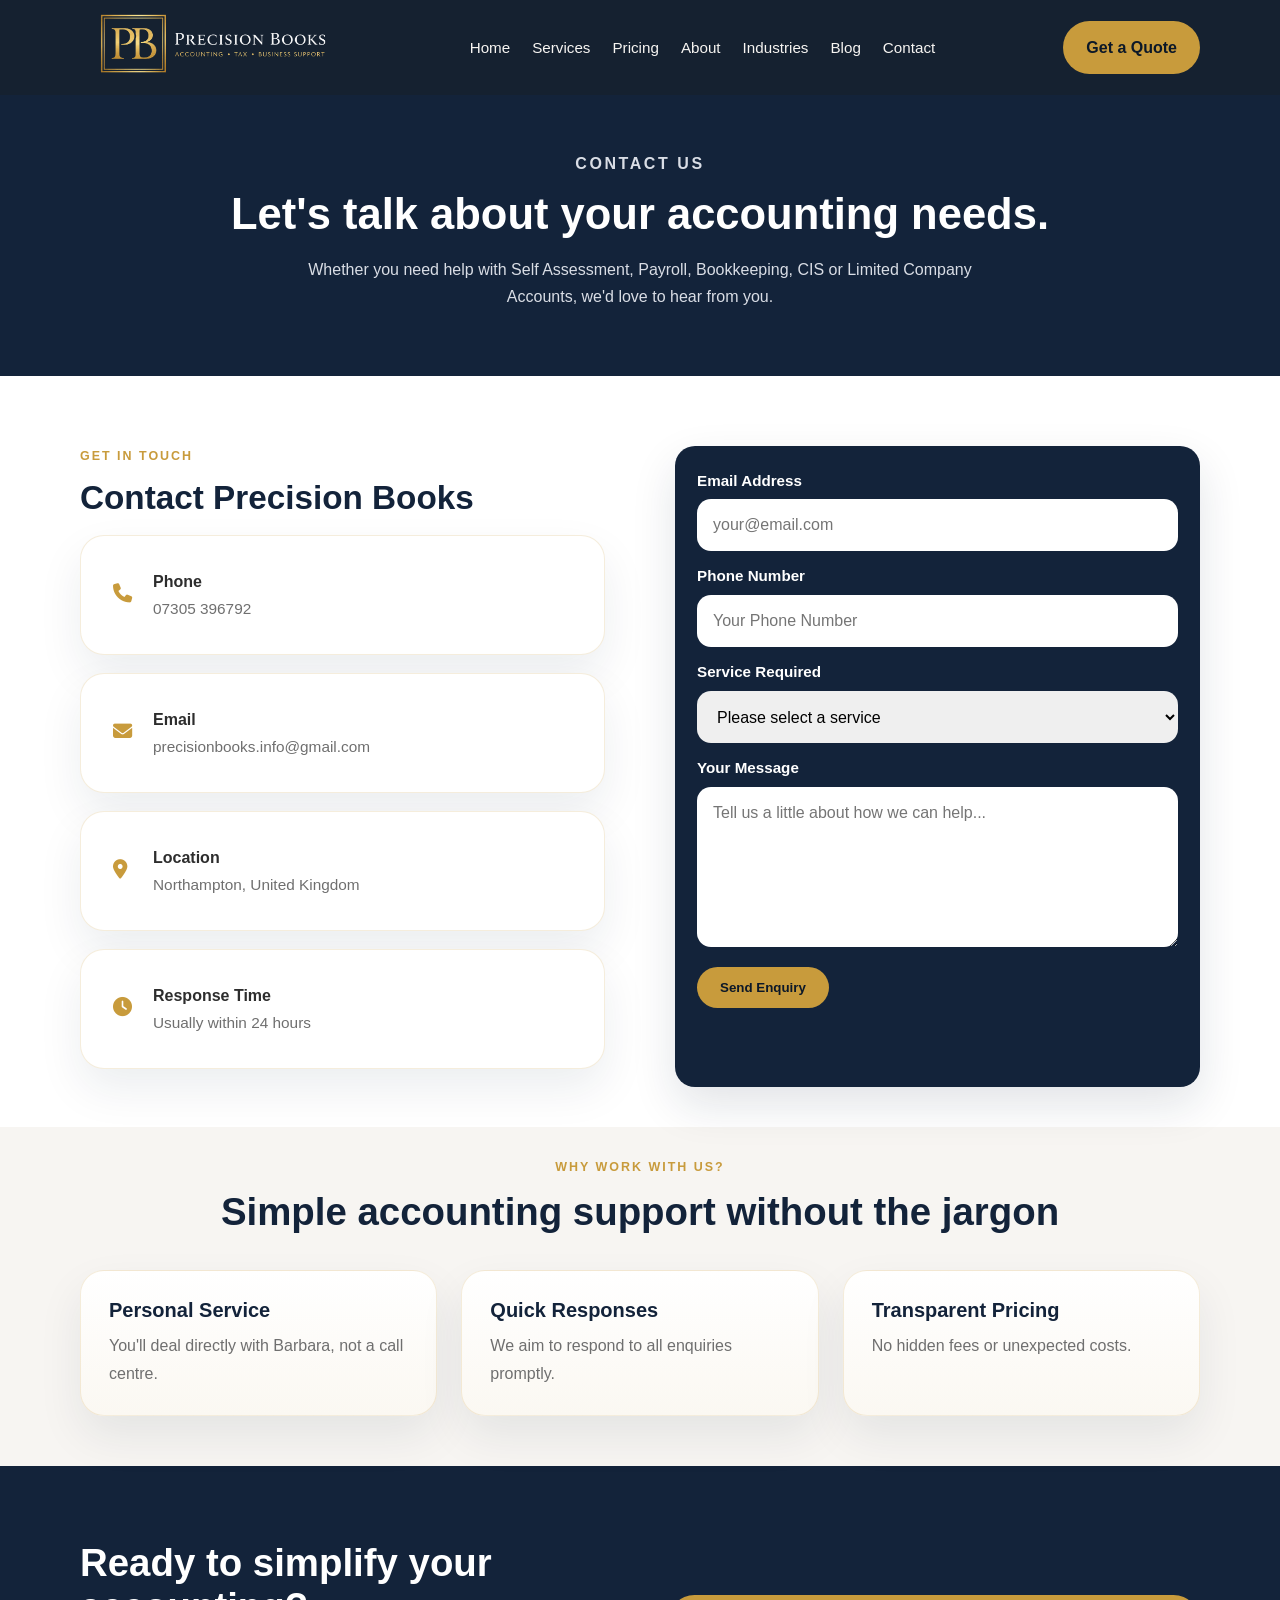
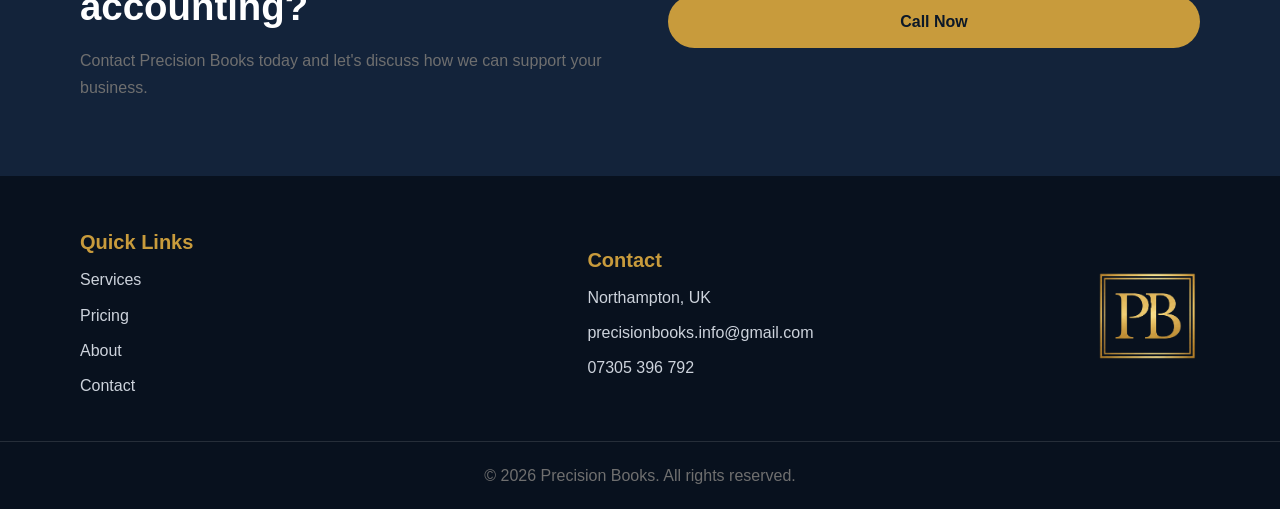
<file: contact.html>
<!DOCTYPE html>
<html lang="en">

<head>
  <meta charset="UTF-8">
  <meta name="viewport" content="width=device-width, initial-scale=1.0">
  <title>Contact | Precision Books</title>
  <meta name="description" content="Get in touch with Precision Books for all your accounting needs.">
  <link rel="stylesheet" href="style.css">
  <link rel="icon" type="image/png" href="images/favicon.png">
  <link rel="stylesheet" href="https://cdnjs.cloudflare.com/ajax/libs/font-awesome/6.5.2/css/all.min.css">
</head>

<body>

<header class="site-header">
  <div class="container header-inner">
    <a href="index.html" class="logo">
      <img src="images/logo_4.png" alt="Precision Books logo">
    </a>

    <button class="nav-toggle" aria-label="Open menu">
      <i class="fa-solid fa-bars"></i>
    </button>

    <nav class="main-nav">
      <a href="index.html">Home</a>
      <a href="services.html">Services</a>
      <a href="pricing.html">Pricing</a>
      <a href="about.html">About</a>
      <a href="industries.html">Industries</a>
      <a href="blog.html">Blog</a>
      <a href="contact.html">Contact</a>
    </nav>

    <a href="contact.html" class="btn btn-gold">Get a Quote</a>
  </div>
</header>

<main>

  <section class="page-hero">
    <div class="container">
      <p class="eyebrow">Contact Us</p>
      <h1>Let's talk about your accounting needs.</h1>
      <p>
        Whether you need help with Self Assessment, Payroll,
        Bookkeeping, CIS or Limited Company Accounts,
        we'd love to hear from you.
      </p>
    </div>
  </section>

  <section class="contact-section">
    <div class="container contact-grid">

      <div class="contact-info">
        <p class="eyebrow">Get In Touch</p>
        <h2>Contact Precision Books</h2>

        <div class="contact-card">
          <div class="contact-icon">
            <i class="fa-solid fa-phone"></i>
          </div>
          <div>
            <strong>Phone</strong>
            <p>
              <a href="tel:07305396792">07305 396792</a>
            </p>
          </div>
        </div>

        <div class="contact-card">
          <div class="contact-icon">
            <i class="fa-solid fa-envelope"></i>
          </div>
          <div>
            <strong>Email</strong>
            <p>
              <a href="mailto:precisionbooks.info@gmail.com">
                precisionbooks.info@gmail.com
              </a>
            </p>
          </div>
        </div>

        <div class="contact-card">
          <div class="contact-icon">
            <i class="fa-solid fa-location-dot"></i>
          </div>
          <div>
            <strong>Location</strong>
            <p>Northampton, United Kingdom</p>
          </div>
        </div>

        <div class="contact-card">
          <div class="contact-icon">
            <i class="fa-solid fa-clock"></i>
          </div>
          <div>
            <strong>Response Time</strong>
            <p>Usually within 24 hours</p>
          </div>
        </div>
      </div>

      <div class="contact-form-wrapper">
  <form class="contact-form"
        action="https://formspree.io/f/xpqeebnn"
        method="POST">

    <input type="hidden"
           name="_subject"
           value="New enquiry from Precision Books website">

    <div class="form-group">

          <div class="form-group">
            <label for="email">Email Address</label>
            <input 
              type="email" 
              id="email" 
              name="email" 
              placeholder="your@email.com" 
              autocomplete="email" 
              required>
          </div>

          <div class="form-group">
            <label for="phone">Phone Number</label>
            <input 
              type="tel" 
              id="phone" 
              name="phone" 
              placeholder="Your Phone Number" 
              autocomplete="tel">
          </div>

          <div class="form-group">
            <label for="service">Service Required</label>
            <select id="service" name="service" required>
              <option value="">Please select a service</option>
              <option value="Self Assessment">Self Assessment</option>
              <option value="Limited Company Accounts">Limited Company Accounts</option>
              <option value="Payroll">Payroll</option>
              <option value="Bookkeeping">Bookkeeping</option>
              <option value="CIS Returns">CIS Returns</option>
              <option value="Landlord Tax Returns">Landlord Tax Returns</option>
              <option value="Other">Other</option>
            </select>
          </div>

          <div class="form-group">
            <label for="message">Your Message</label>
            <textarea
              id="message"
              name="message"
              rows="5"
              placeholder="Tell us a little about how we can help..."
              required></textarea>
          </div>

          <button type="submit" class="btn btn-gold">
            Send Enquiry
          </button>

        </form>
      </div>

    </div>
  </section>

  <section class="contact-benefits">
    <div class="container">
      <p class="eyebrow center">Why Work With Us?</p>
      <h2>Simple accounting support without the jargon</h2>

      <div class="benefits-grid">
        <div class="benefit-card">
          <h3>Personal Service</h3>
          <p>You'll deal directly with Barbara, not a call centre.</p>
        </div>

        <div class="benefit-card">
          <h3>Quick Responses</h3>
          <p>We aim to respond to all enquiries promptly.</p>
        </div>

        <div class="benefit-card">
          <h3>Transparent Pricing</h3>
          <p>No hidden fees or unexpected costs.</p>
        </div>
      </div>
    </div>
  </section>

  <section class="cta">
    <div class="container cta-inner">
      <div>
        <h2>Ready to simplify your accounting?</h2>
        <p>
          Contact Precision Books today and let's discuss
          how we can support your business.
        </p>
      </div>

      <a href="tel:07305396792" class="btn btn-gold">
        Call Now
      </a>
    </div>
  </section>

</main>

<footer class="site-footer">
  <div class="container footer-grid">

    <div>
      <h3>Quick Links</h3>
      <a href="services.html">Services</a>
      <a href="pricing.html">Pricing</a>
      <a href="about.html">About</a>
      <a href="contact.html">Contact</a>
    </div>

    <div>
      <h3>Contact</h3>
      <p>Northampton, UK</p>
      <p>
        <a href="mailto:precisionbooks.info@gmail.com">
          precisionbooks.info@gmail.com
        </a>
      </p>
      <p>
        <a href="tel:07305396792">
          07305 396 792
        </a>
      </p>
    </div>

    <div>
      <a href="index.html" class="logo">
        <img src="images/favicon_footer.png" alt="Precision Books logo">
      </a>
    </div>

  </div>

  <div class="footer-bottom">
    <p>© 2026 Precision Books. All rights reserved.</p>
  </div>
</footer>

<script>
document.addEventListener("DOMContentLoaded", () => {
  const navToggle = document.querySelector(".nav-toggle");
  const mainNav = document.querySelector(".main-nav");

  if (navToggle && mainNav) {
    navToggle.addEventListener("click", () => {
      mainNav.classList.toggle("active");
    });
  }
});
</script>

</body>
</html>
</file>
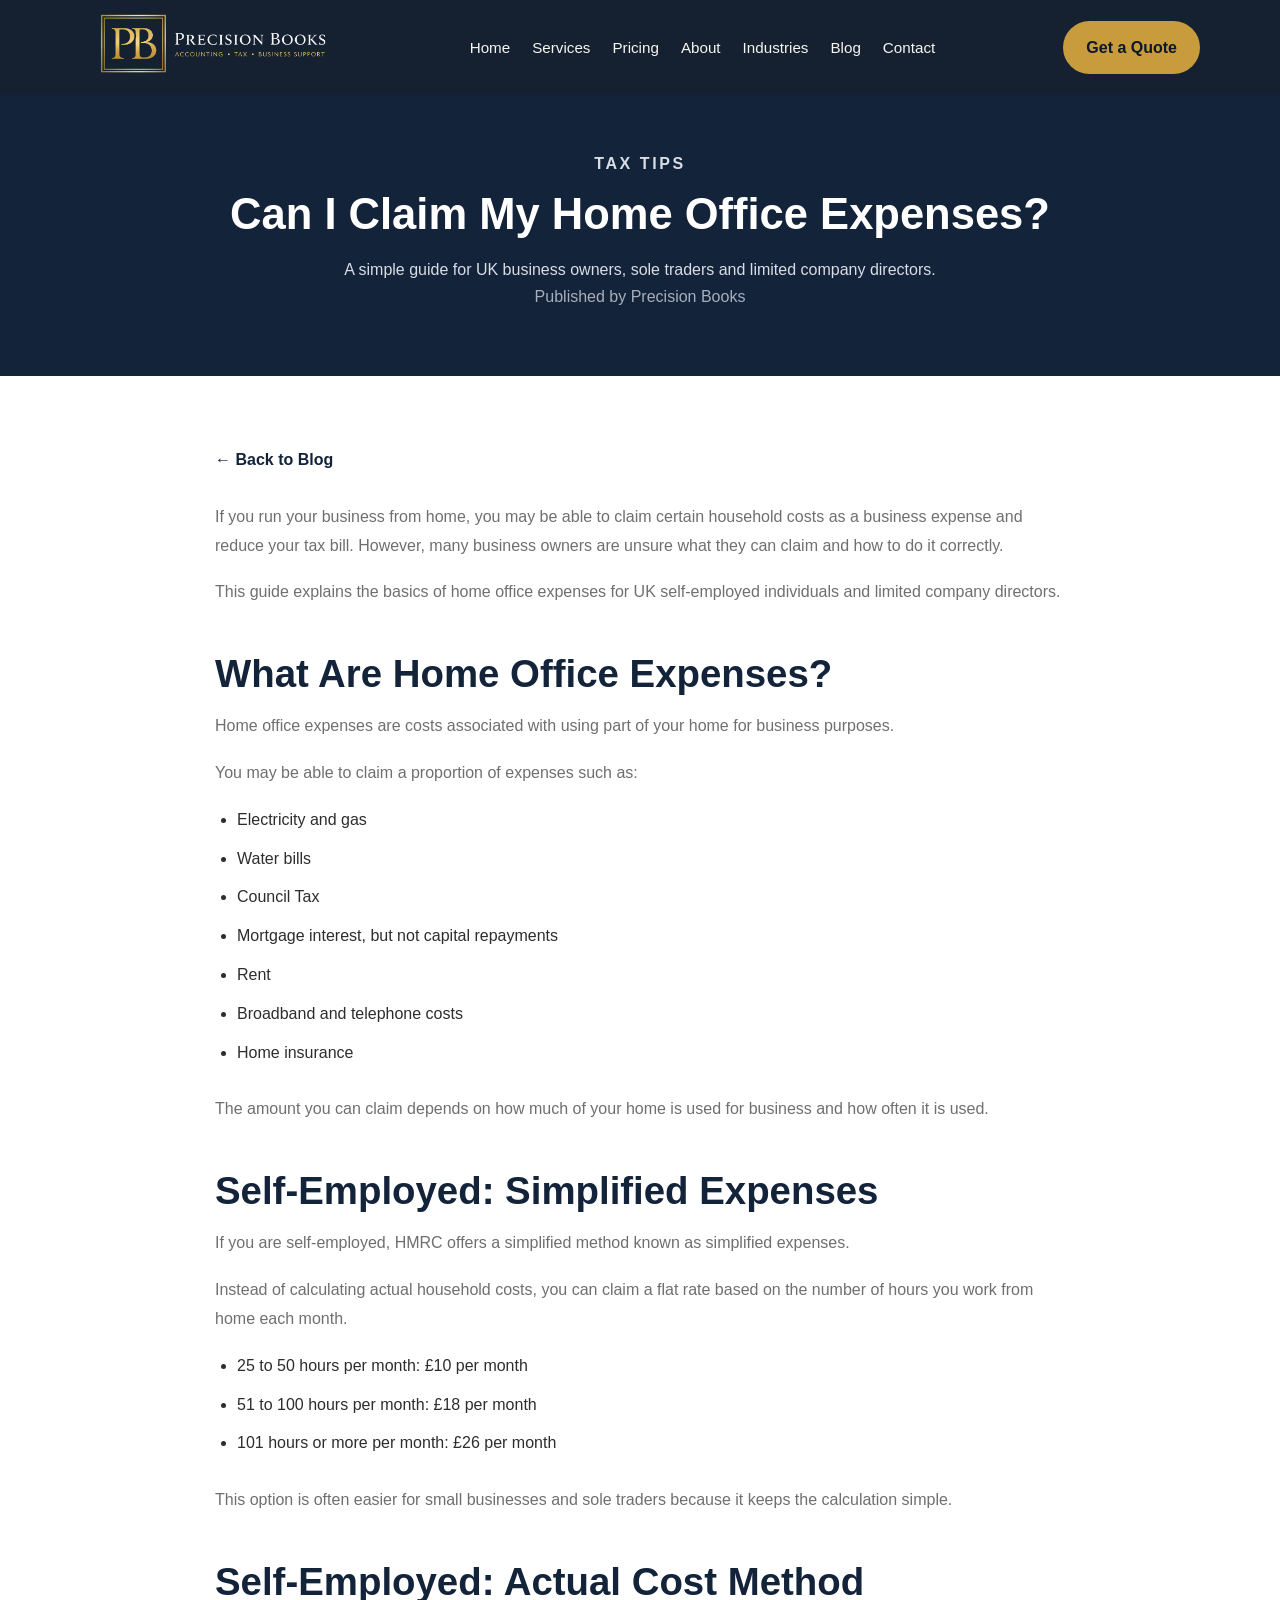
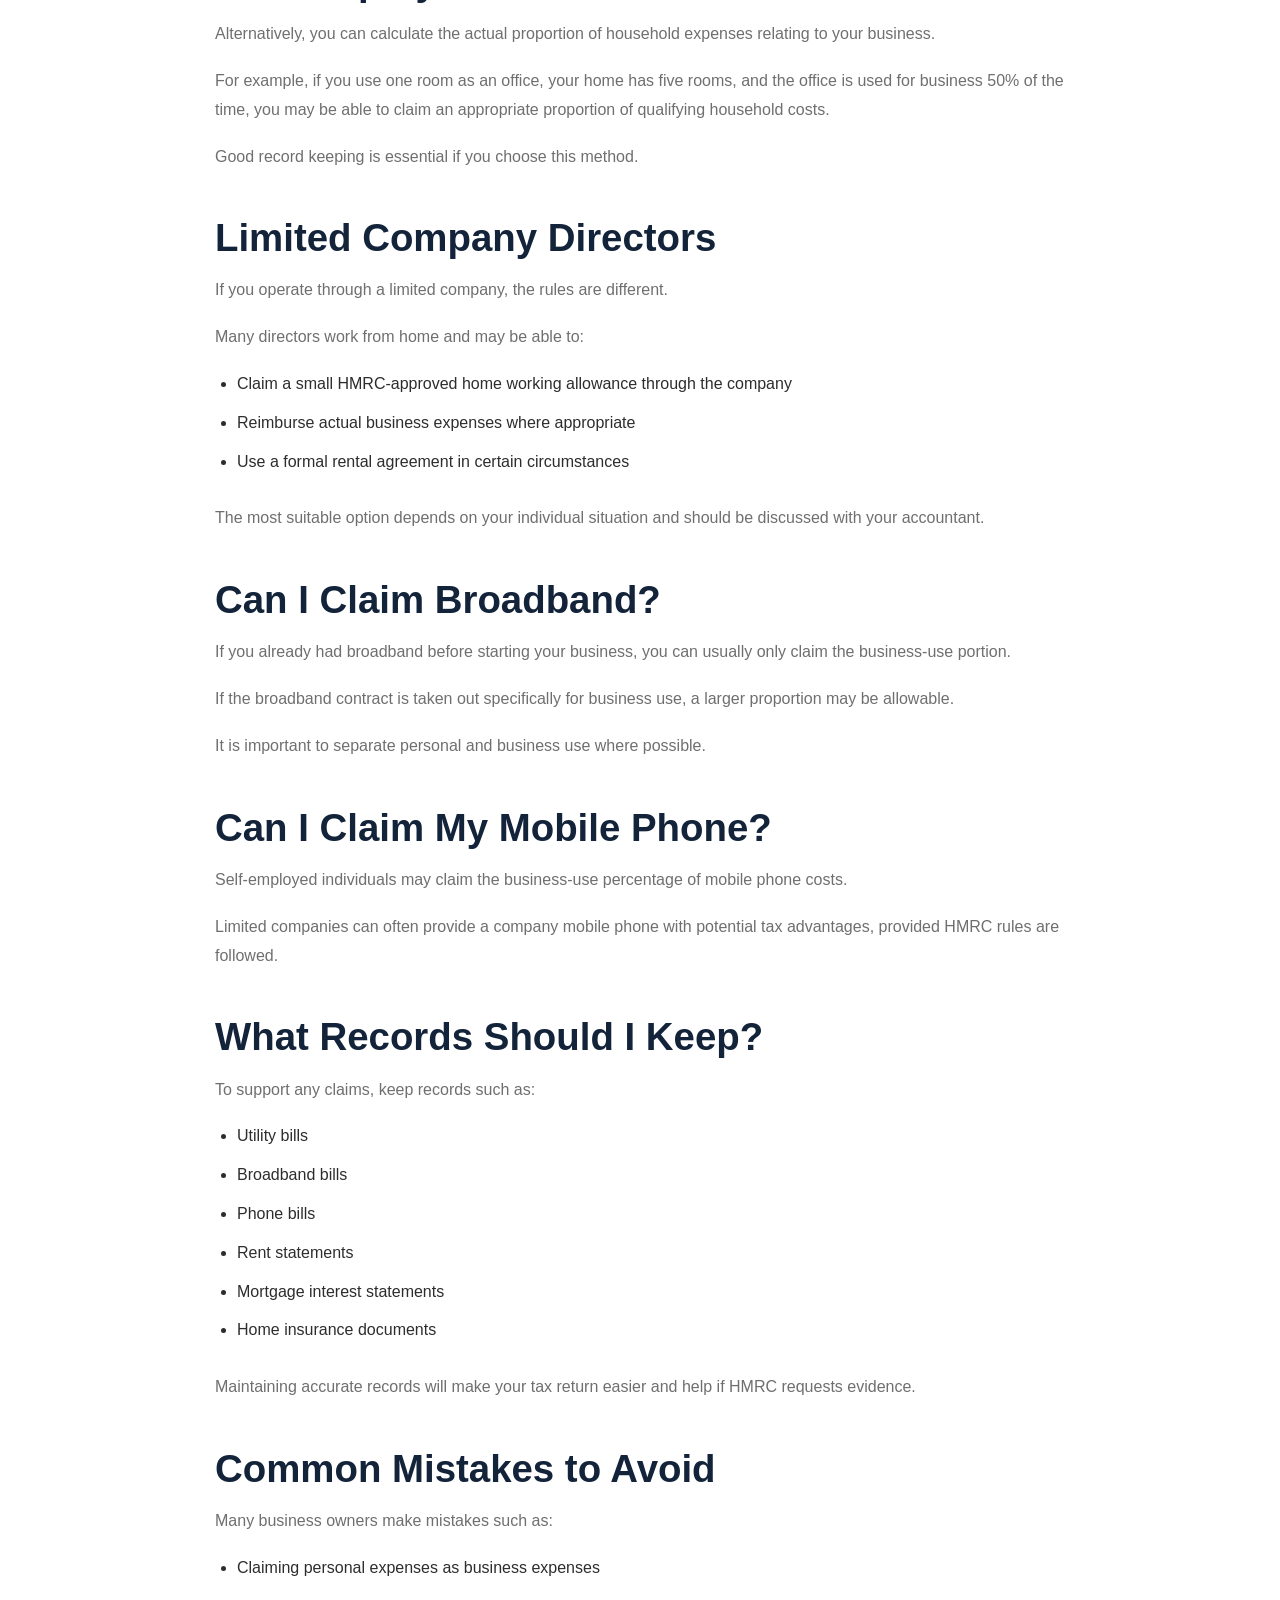
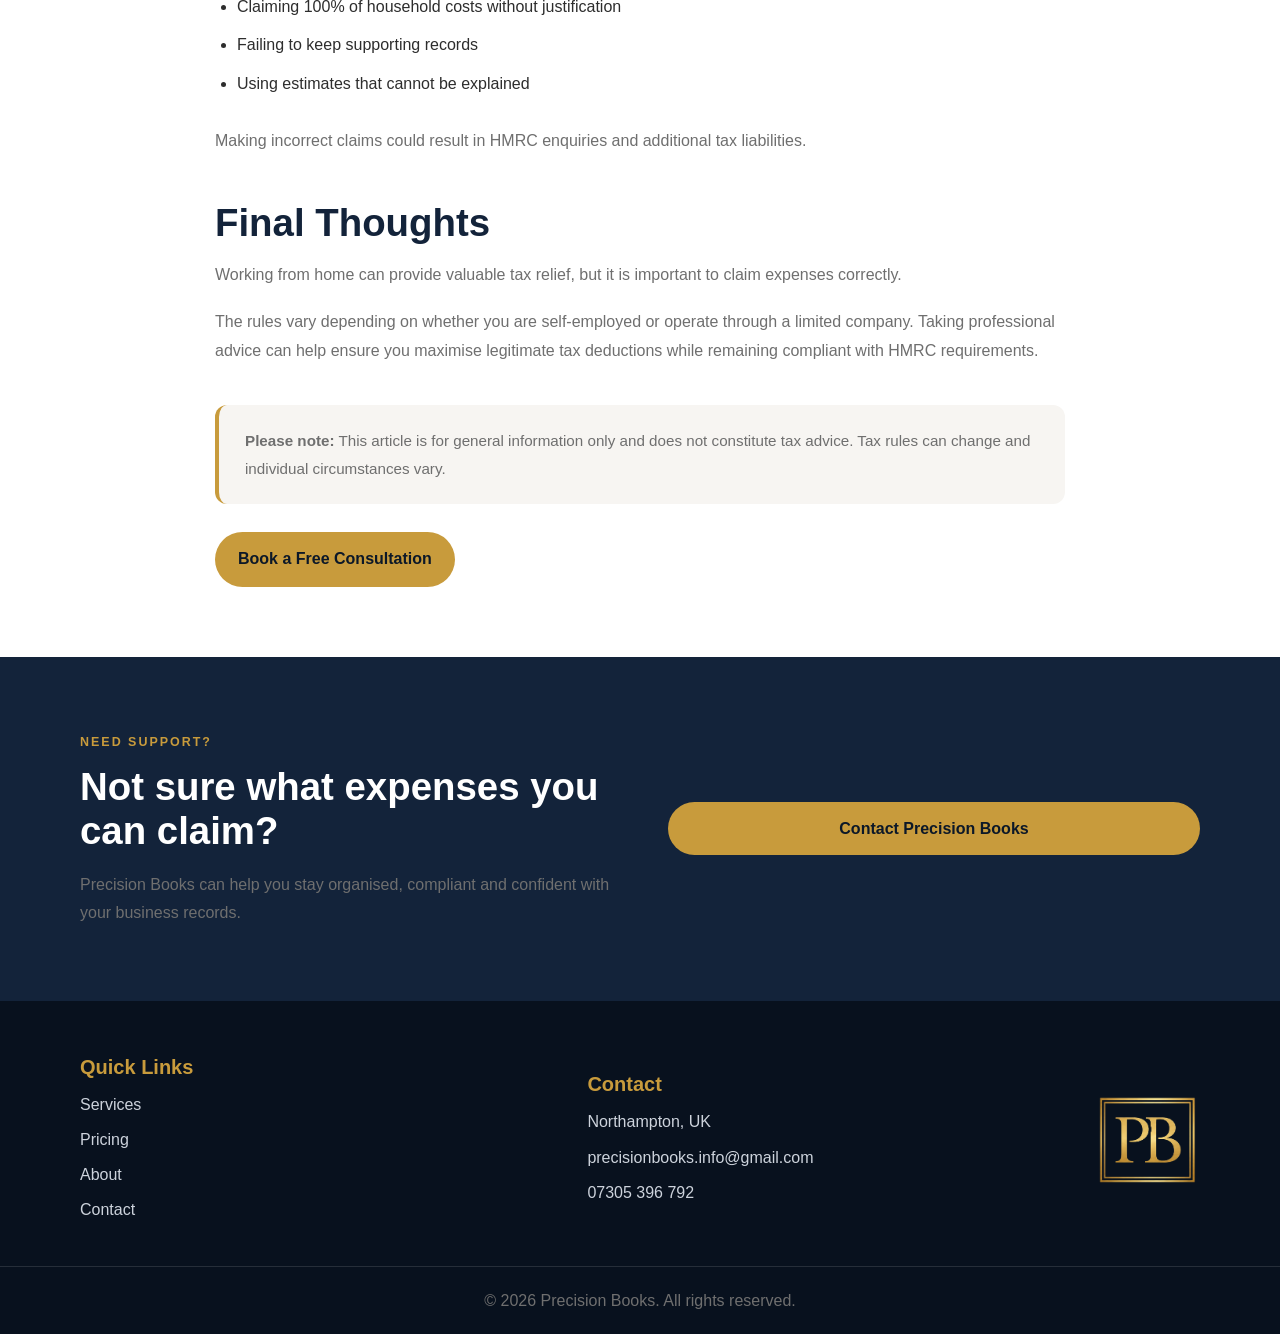
<file: home-office-expenses.html>
<!DOCTYPE html>
<html lang="en">
<head>
  <meta charset="UTF-8">
  <meta name="viewport" content="width=device-width, initial-scale=1.0">

  <title>Can I Claim My Home Office Expenses? | Precision Books</title>

  <meta name="description" content="A simple guide explaining what home office expenses self-employed individuals and limited company directors may be able to claim in the UK.">

  <meta name="keywords" content="home office expenses, working from home tax, self-employed expenses, business expenses UK, limited company expenses, HMRC home office, accountant Northampton">

  <meta name="author" content="Barbara Jaskiewicz">
  <meta name="robots" content="index, follow">

  <link rel="canonical" href="https://precision-books.co.uk/home-office-expenses.html">


  <meta property="og:title" content="Can I Claim My Home Office Expenses? | Precision Books">
  <meta property="og:description" content="Learn what home office expenses you may be able to claim if you work from home in the UK.">
  <meta property="og:type" content="article">
  <meta property="og:url" content="https://precision-books.co.uk/home-office-expenses.html">
  <meta property="og:image" content="https://precision-books.co.uk/images/logo.png">
  <meta property="og:site_name" content="Precision Books">

  
  <meta name="twitter:card" content="summary_large_image">
  <meta name="twitter:title" content="Can I Claim My Home Office Expenses? | Precision Books">
  <meta name="twitter:description" content="A simple guide to home office expenses for UK business owners.">
  <meta name="twitter:image" content="https://precision-books.co.uk/images/logo.png">

  
  <script type="application/ld+json">
  {
    "@context": "https://schema.org",
    "@type": "Article",
    "headline": "Can I Claim My Home Office Expenses? A Simple Guide for UK Business Owners",
    "description": "A simple guide explaining what home office expenses self-employed individuals and limited company directors may be able to claim in the UK.",
    "author": {
      "@type": "Person",
      "name": "Barbara Jaskiewicz"
    },
    "publisher": {
      "@type": "Organization",
      "name": "Precision Books",
      "logo": {
        "@type": "ImageObject",
        "url": "https://precision-books.co.uk/images/logo.png"
      }
    },
    "mainEntityOfPage": {
      "@type": "WebPage",
      "@id": "https://precision-books.co.uk/home-office-expenses.html"
    },
    "datePublished": "2026-06-26",
    "dateModified": "2026-06-26"
  }
  </script>

  <link rel="stylesheet" href="style.css">
  <link rel="icon" type="image/png" href="images/favicon.png">
  <link rel="stylesheet" href="https://cdnjs.cloudflare.com/ajax/libs/font-awesome/6.5.2/css/all.min.css">
</head>

<body>

<header class="site-header">
  <div class="container header-inner">
    <a href="index.html" class="logo">
      <img src="images/logo_4.png" alt="Precision Books logo">
    </a>

    <button class="nav-toggle" aria-label="Open menu">
      <i class="fa-solid fa-bars"></i>
    </button>

    <nav class="main-nav">
      <a href="index.html">Home</a>
      <a href="services.html">Services</a>
      <a href="pricing.html">Pricing</a>
      <a href="about.html">About</a>
      <a href="industries.html">Industries</a>
      <a href="blog.html">Blog</a>
      <a href="contact.html">Contact</a>
    </nav>

    <a href="contact.html" class="btn btn-gold">Get a Quote</a>
  </div>
</header>

<main>

<section class="page-hero">
  <div class="container">
    <p class="eyebrow">Tax Tips</p>
    <h1>Can I Claim My Home Office Expenses?</h1>
    <p>A simple guide for UK business owners, sole traders and limited company directors.</p>
    <p class="article-date">Published by Precision Books</p>
  </div>
</section>

<section class="article-section">
  <div class="container article-container">

    <a href="blog.html" class="back-link">← Back to Blog</a>

    <article class="article-content">

      <p>If you run your business from home, you may be able to claim certain household costs as a business expense and reduce your tax bill. However, many business owners are unsure what they can claim and how to do it correctly.</p>

      <p>This guide explains the basics of home office expenses for UK self-employed individuals and limited company directors.</p>

      <h2>What Are Home Office Expenses?</h2>

      <p>Home office expenses are costs associated with using part of your home for business purposes.</p>

      <p>You may be able to claim a proportion of expenses such as:</p>

      <ul>
        <li>Electricity and gas</li>
        <li>Water bills</li>
        <li>Council Tax</li>
        <li>Mortgage interest, but not capital repayments</li>
        <li>Rent</li>
        <li>Broadband and telephone costs</li>
        <li>Home insurance</li>
      </ul>

      <p>The amount you can claim depends on how much of your home is used for business and how often it is used.</p>

      <h2>Self-Employed: Simplified Expenses</h2>

      <p>If you are self-employed, HMRC offers a simplified method known as simplified expenses.</p>

      <p>Instead of calculating actual household costs, you can claim a flat rate based on the number of hours you work from home each month.</p>

      <ul>
        <li>25 to 50 hours per month: £10 per month</li>
        <li>51 to 100 hours per month: £18 per month</li>
        <li>101 hours or more per month: £26 per month</li>
      </ul>

      <p>This option is often easier for small businesses and sole traders because it keeps the calculation simple.</p>

      <h2>Self-Employed: Actual Cost Method</h2>

      <p>Alternatively, you can calculate the actual proportion of household expenses relating to your business.</p>

      <p>For example, if you use one room as an office, your home has five rooms, and the office is used for business 50% of the time, you may be able to claim an appropriate proportion of qualifying household costs.</p>

      <p>Good record keeping is essential if you choose this method.</p>

      <h2>Limited Company Directors</h2>

      <p>If you operate through a limited company, the rules are different.</p>

      <p>Many directors work from home and may be able to:</p>

      <ul>
        <li>Claim a small HMRC-approved home working allowance through the company</li>
        <li>Reimburse actual business expenses where appropriate</li>
        <li>Use a formal rental agreement in certain circumstances</li>
      </ul>

      <p>The most suitable option depends on your individual situation and should be discussed with your accountant.</p>

      <h2>Can I Claim Broadband?</h2>

      <p>If you already had broadband before starting your business, you can usually only claim the business-use portion.</p>

      <p>If the broadband contract is taken out specifically for business use, a larger proportion may be allowable.</p>

      <p>It is important to separate personal and business use where possible.</p>

      <h2>Can I Claim My Mobile Phone?</h2>

      <p>Self-employed individuals may claim the business-use percentage of mobile phone costs.</p>

      <p>Limited companies can often provide a company mobile phone with potential tax advantages, provided HMRC rules are followed.</p>

      <h2>What Records Should I Keep?</h2>

      <p>To support any claims, keep records such as:</p>

      <ul>
        <li>Utility bills</li>
        <li>Broadband bills</li>
        <li>Phone bills</li>
        <li>Rent statements</li>
        <li>Mortgage interest statements</li>
        <li>Home insurance documents</li>
      </ul>

      <p>Maintaining accurate records will make your tax return easier and help if HMRC requests evidence.</p>

      <h2>Common Mistakes to Avoid</h2>

      <p>Many business owners make mistakes such as:</p>

      <ul>
        <li>Claiming personal expenses as business expenses</li>
        <li>Claiming 100% of household costs without justification</li>
        <li>Failing to keep supporting records</li>
        <li>Using estimates that cannot be explained</li>
      </ul>

      <p>Making incorrect claims could result in HMRC enquiries and additional tax liabilities.</p>

      <h2>Final Thoughts</h2>

      <p>Working from home can provide valuable tax relief, but it is important to claim expenses correctly.</p>

      <p>The rules vary depending on whether you are self-employed or operate through a limited company. Taking professional advice can help ensure you maximise legitimate tax deductions while remaining compliant with HMRC requirements.</p>

      <div class="article-disclaimer">
        <p><strong>Please note:</strong> This article is for general information only and does not constitute tax advice. Tax rules can change and individual circumstances vary.</p>
      </div>

      <a href="contact.html" class="btn btn-gold">
          Book a Free Consultation
        </a>
      
    </article>
  </div>
</section>

<section class="cta">
  <div class="container cta-inner">
    <div>
      <p class="eyebrow">Need Support?</p>
      <h2>Not sure what expenses you can claim?</h2>
      <p>Precision Books can help you stay organised, compliant and confident with your business records.</p>
    </div>
    <a href="contact.html" class="btn btn-gold">Contact Precision Books</a>
  </div>
</section>

<footer class="site-footer">

  <div class="container footer-grid">

    <div>
      <h3>Quick Links</h3>
      <a href="services.html">Services</a>
      <a href="pricing.html">Pricing</a>
      <a href="about.html">About</a>
      <a href="contact.html">Contact</a>
    </div>

    <div>
      <h3>Contact</h3>

      <p>Northampton, UK</p>

      <p>
        <a href="mailto:precisionbooks.info@gmail.com">
          precisionbooks.info@gmail.com
        </a>
      </p>

      <p>
        <a href="tel:07305396792">
          07305 396 792
        </a>
      </p>
    </div>

    <div>
      <a href="index.html" class="logo">
        <img src="images/favicon_footer.png" alt="Precision Books logo">
      </a>
    </div>

  </div>

  <div class="footer-bottom">
    <p>© 2026 Precision Books. All rights reserved.</p>
  </div>

</footer>

<script>
  const navToggle = document.querySelector('.nav-toggle');
  const mainNav = document.querySelector('.main-nav');

  navToggle.addEventListener('click', () => {
    mainNav.classList.toggle('active');
  });
</script>

</body>
</html>
</file>
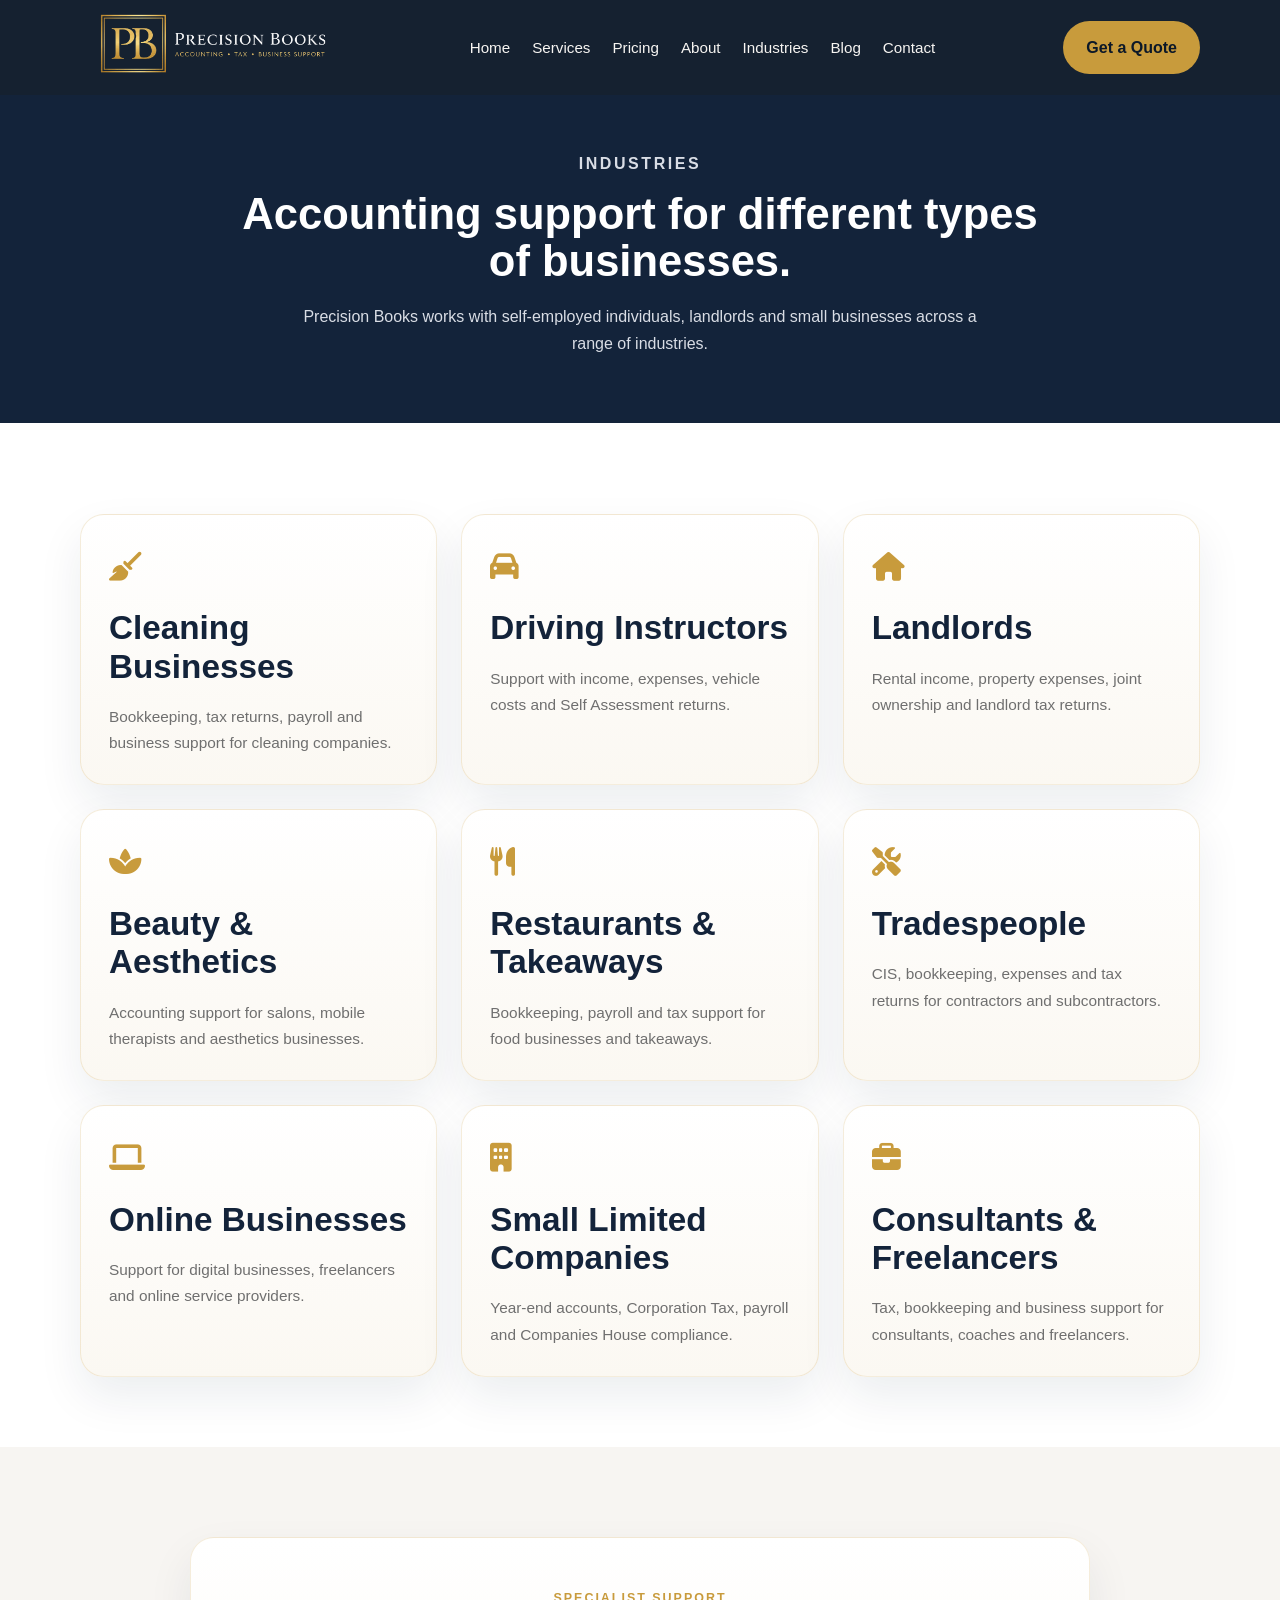
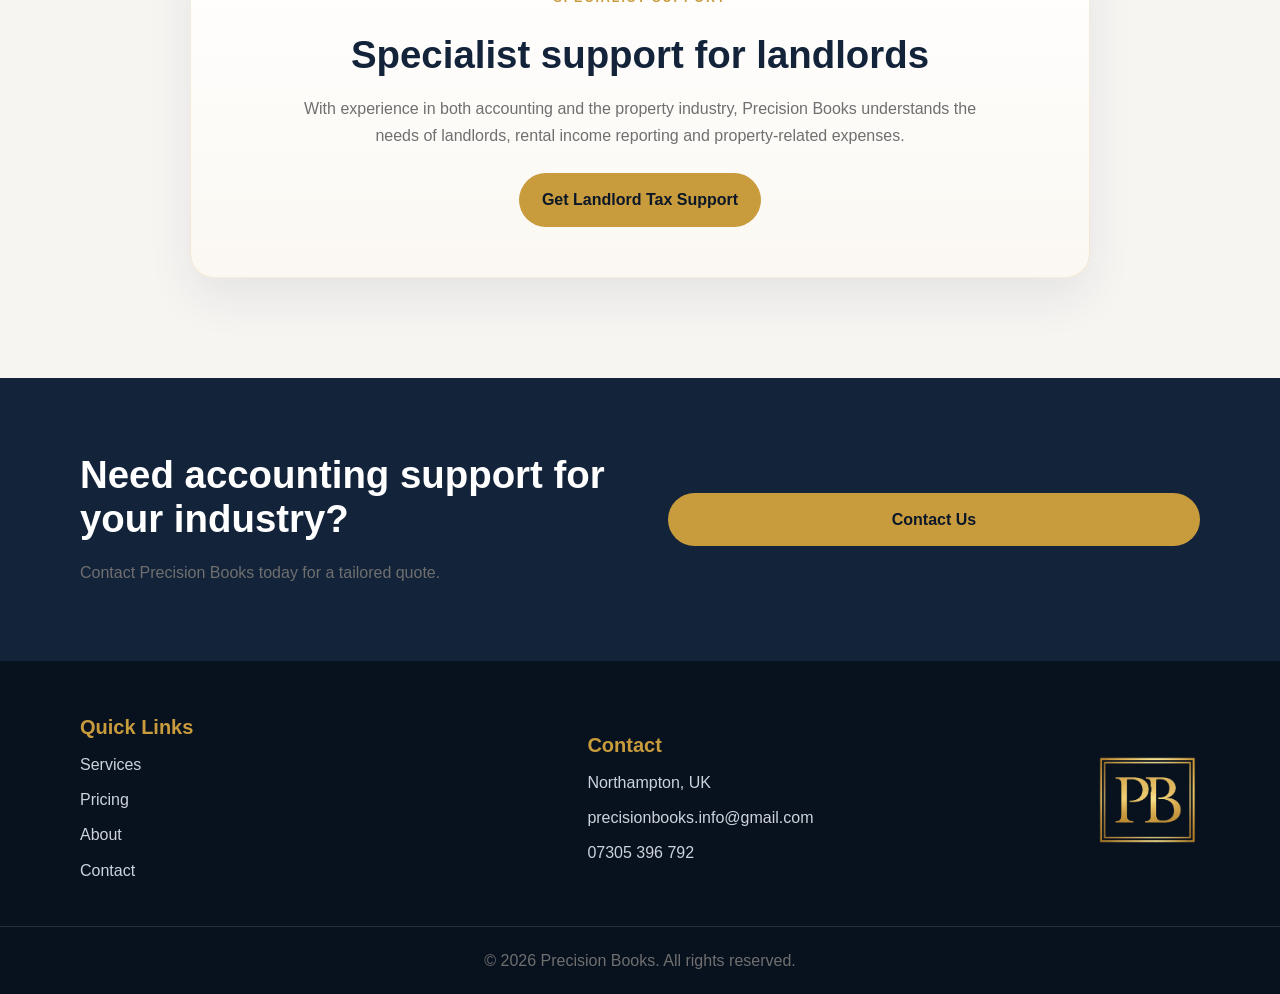
<file: industries.html>
<!DOCTYPE html>
<html lang="en">

<head>
  <meta charset="UTF-8">
  <meta name="viewport" content="width=device-width, initial-scale=1.0">
  <title>Industries | Precision Books</title>
  <meta name="description" content="Accounting support for different types of businesses.">
  <link rel="stylesheet" href="style.css">
  <link rel="icon" type="image/png" href="images/favicon.png">
  <link rel="stylesheet" href="https://cdnjs.cloudflare.com/ajax/libs/font-awesome/6.5.2/css/all.min.css">
</head>

<body>

<header class="site-header">
    <div class="container header-inner">
      <a href="index.html" class="logo">
  <img src="images/logo_4.png" alt="Precision Books logo">
</a>

    <button class="nav-toggle" aria-label="Open menu">
      <i class="fa-solid fa-bars"></i>
    </button>

    <nav class="main-nav">
      <a href="index.html">Home</a>
      <a href="services.html">Services</a>
      <a href="pricing.html">Pricing</a>
      <a href="about.html">About</a>
      <a href="industries.html">Industries</a>
      <a href="blog.html">Blog</a>
      <a href="contact.html">Contact</a>
    </nav>

    <a href="contact.html" class="btn btn-gold">Get a Quote</a>
  </div>
</header>

<main>

  <section class="page-hero">
    <div class="container">
      <p class="eyebrow">Industries</p>
      <h1>Accounting support for different types of businesses.</h1>
      <p>
        Precision Books works with self-employed individuals, landlords and small businesses
        across a range of industries.
      </p>
    </div>
  </section>

  <section class="industries-section">
  <div class="container industries-grid">

    <article class="industry-card">
      <div class="industry-icon">
        <i class="fa-solid fa-broom"></i>
      </div>
      <h2>Cleaning Businesses</h2>
      <p>Bookkeeping, tax returns, payroll and business support for cleaning companies.</p>
    </article>

    <article class="industry-card">
      <div class="industry-icon">
        <i class="fa-solid fa-car"></i>
      </div>
      <h2>Driving Instructors</h2>
      <p>Support with income, expenses, vehicle costs and Self Assessment returns.</p>
    </article>

    <article class="industry-card">
      <div class="industry-icon">
        <i class="fa-solid fa-house"></i>
      </div>
      <h2>Landlords</h2>
      <p>Rental income, property expenses, joint ownership and landlord tax returns.</p>
    </article>

    <article class="industry-card">
      <div class="industry-icon">
        <i class="fa-solid fa-spa"></i>
      </div>
      <h2>Beauty & Aesthetics</h2>
      <p>Accounting support for salons, mobile therapists and aesthetics businesses.</p>
    </article>

    <article class="industry-card">
      <div class="industry-icon">
        <i class="fa-solid fa-utensils"></i>
      </div>
      <h2>Restaurants & Takeaways</h2>
      <p>Bookkeeping, payroll and tax support for food businesses and takeaways.</p>
    </article>

    <article class="industry-card">
      <div class="industry-icon">
        <i class="fa-solid fa-screwdriver-wrench"></i>
      </div>
      <h2>Tradespeople</h2>
      <p>CIS, bookkeeping, expenses and tax returns for contractors and subcontractors.</p>
    </article>

    <article class="industry-card">
      <div class="industry-icon">
        <i class="fa-solid fa-laptop"></i>
      </div>
      <h2>Online Businesses</h2>
      <p>Support for digital businesses, freelancers and online service providers.</p>
    </article>

    <article class="industry-card">
      <div class="industry-icon">
        <i class="fa-solid fa-building"></i>
      </div>
      <h2>Small Limited Companies</h2>
      <p>Year-end accounts, Corporation Tax, payroll and Companies House compliance.</p>
    </article>

    <article class="industry-card">
      <div class="industry-icon">
        <i class="fa-solid fa-briefcase"></i>
      </div>
      <h2>Consultants & Freelancers</h2>
      <p>Tax, bookkeeping and business support for consultants, coaches and freelancers.</p>
    </article>

  </div>
</section>

  <section class="industry-highlight">
    <div class="container highlight-box">
      <p class="eyebrow">Specialist Support</p>
      <h2>Specialist support for landlords</h2>
      <p>
        With experience in both accounting and the property industry, Precision Books
        understands the needs of landlords, rental income reporting and property-related expenses.
      </p>
      <a href="contact.html" class="btn btn-gold">Get Landlord Tax Support</a>
    </div>
  </section>

  <section class="cta">
    <div class="container cta-inner">
      <div>
        <h2>Need accounting support for your industry?</h2>
        <p>Contact Precision Books today for a tailored quote.</p>
      </div>
      <a href="contact.html" class="btn btn-gold">Contact Us</a>
    </div>
  </section>

</main>

<footer class="site-footer">
  <div class="container footer-grid">

    <div>
      <h3>Quick Links</h3>
      <a href="services.html">Services</a>
      <a href="pricing.html">Pricing</a>
      <a href="about.html">About</a>
      <a href="contact.html">Contact</a>
    </div>

    <div>
      <h3>Contact</h3>
      <p>Northampton, UK</p>
      <p>
        <a href="mailto:precisionbooks.info@gmail.com">
          precisionbooks.info@gmail.com
        </a>
      </p>
      <p>
        <a href="tel:07305396792">
          07305 396 792
        </a>
      </p>
    </div>

    <div>
      <a href="index.html" class="logo">
        <img src="images/favicon_footer.png" alt="Precision Books logo">
      </a>
    </div>

  </div>

  <div class="footer-bottom">
    <p>© 2026 Precision Books. All rights reserved.</p>
  </div>
</footer>

<script>
document.addEventListener("DOMContentLoaded", () => {
  const navToggle = document.querySelector(".nav-toggle");
  const mainNav = document.querySelector(".main-nav");

  if (navToggle && mainNav) {
    navToggle.addEventListener("click", () => {
      mainNav.classList.toggle("active");
    });
  }
});
</script>

</body>
</html>
</file>
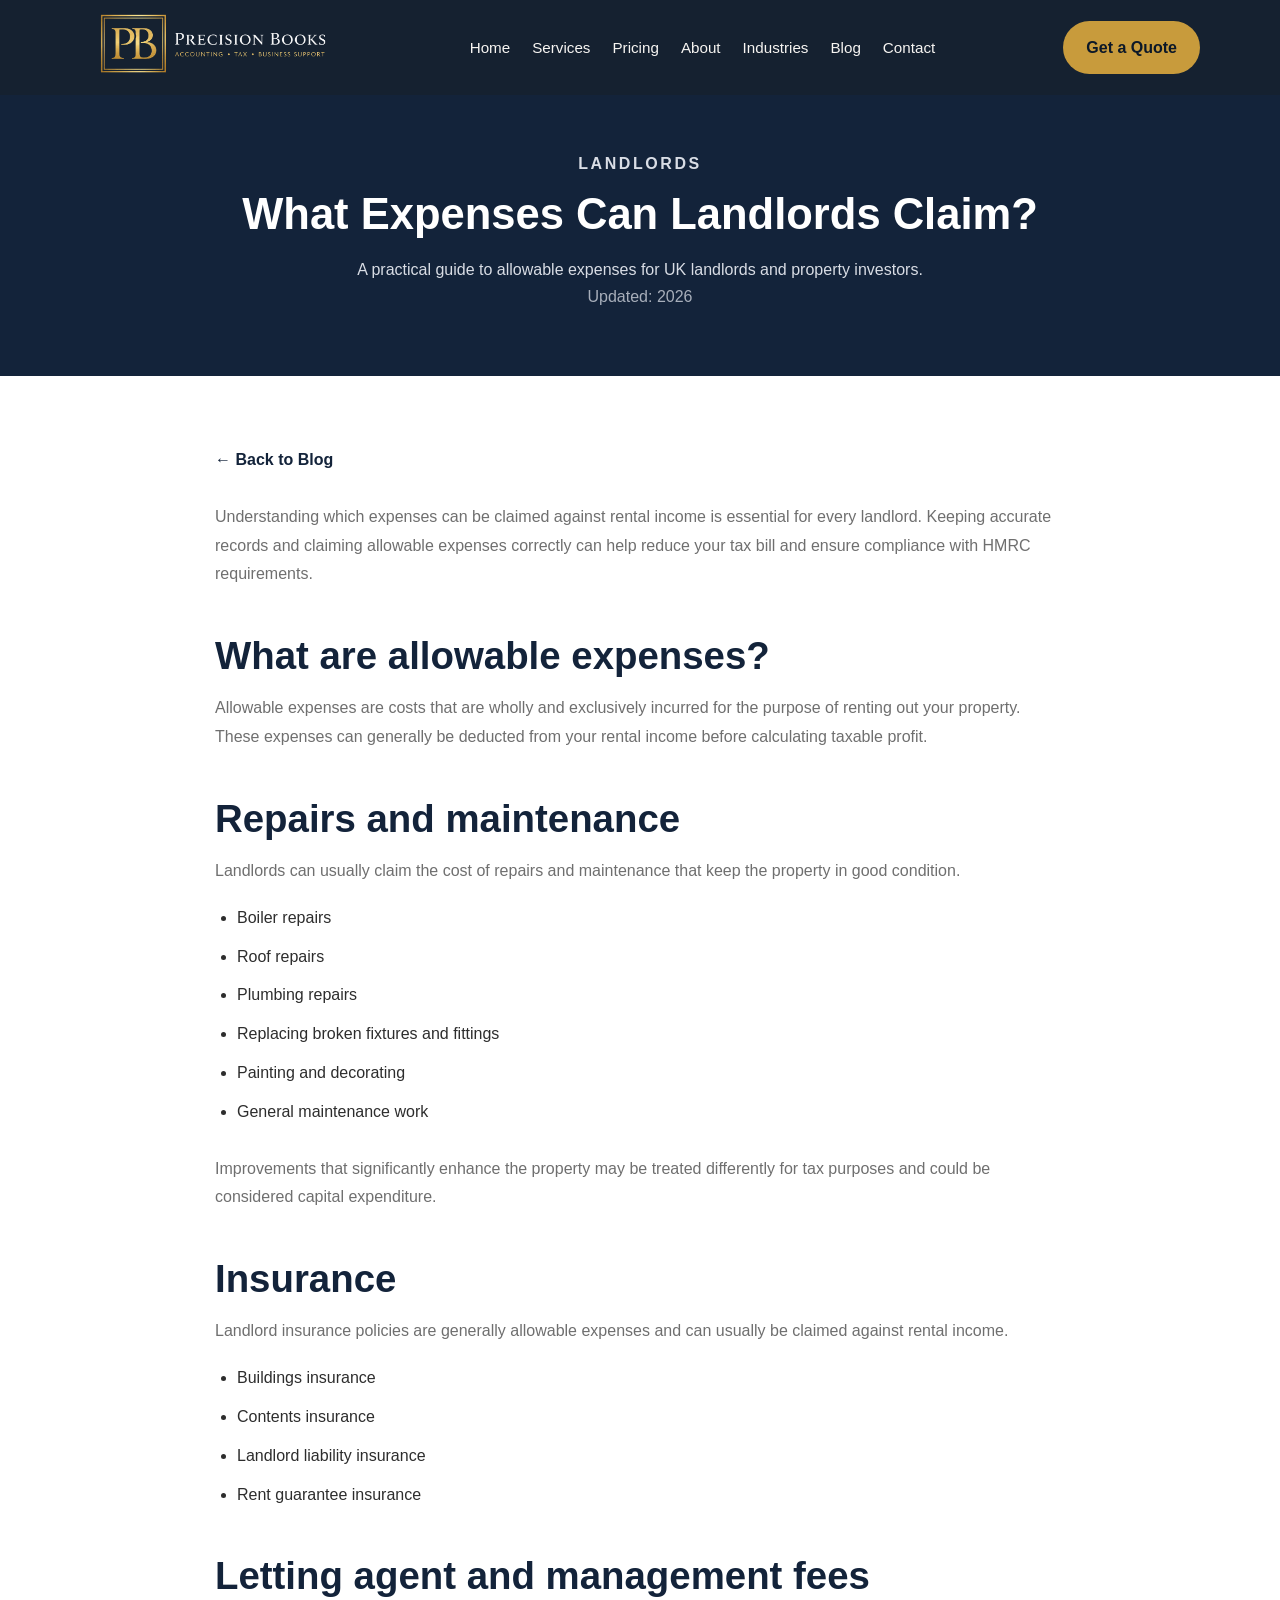
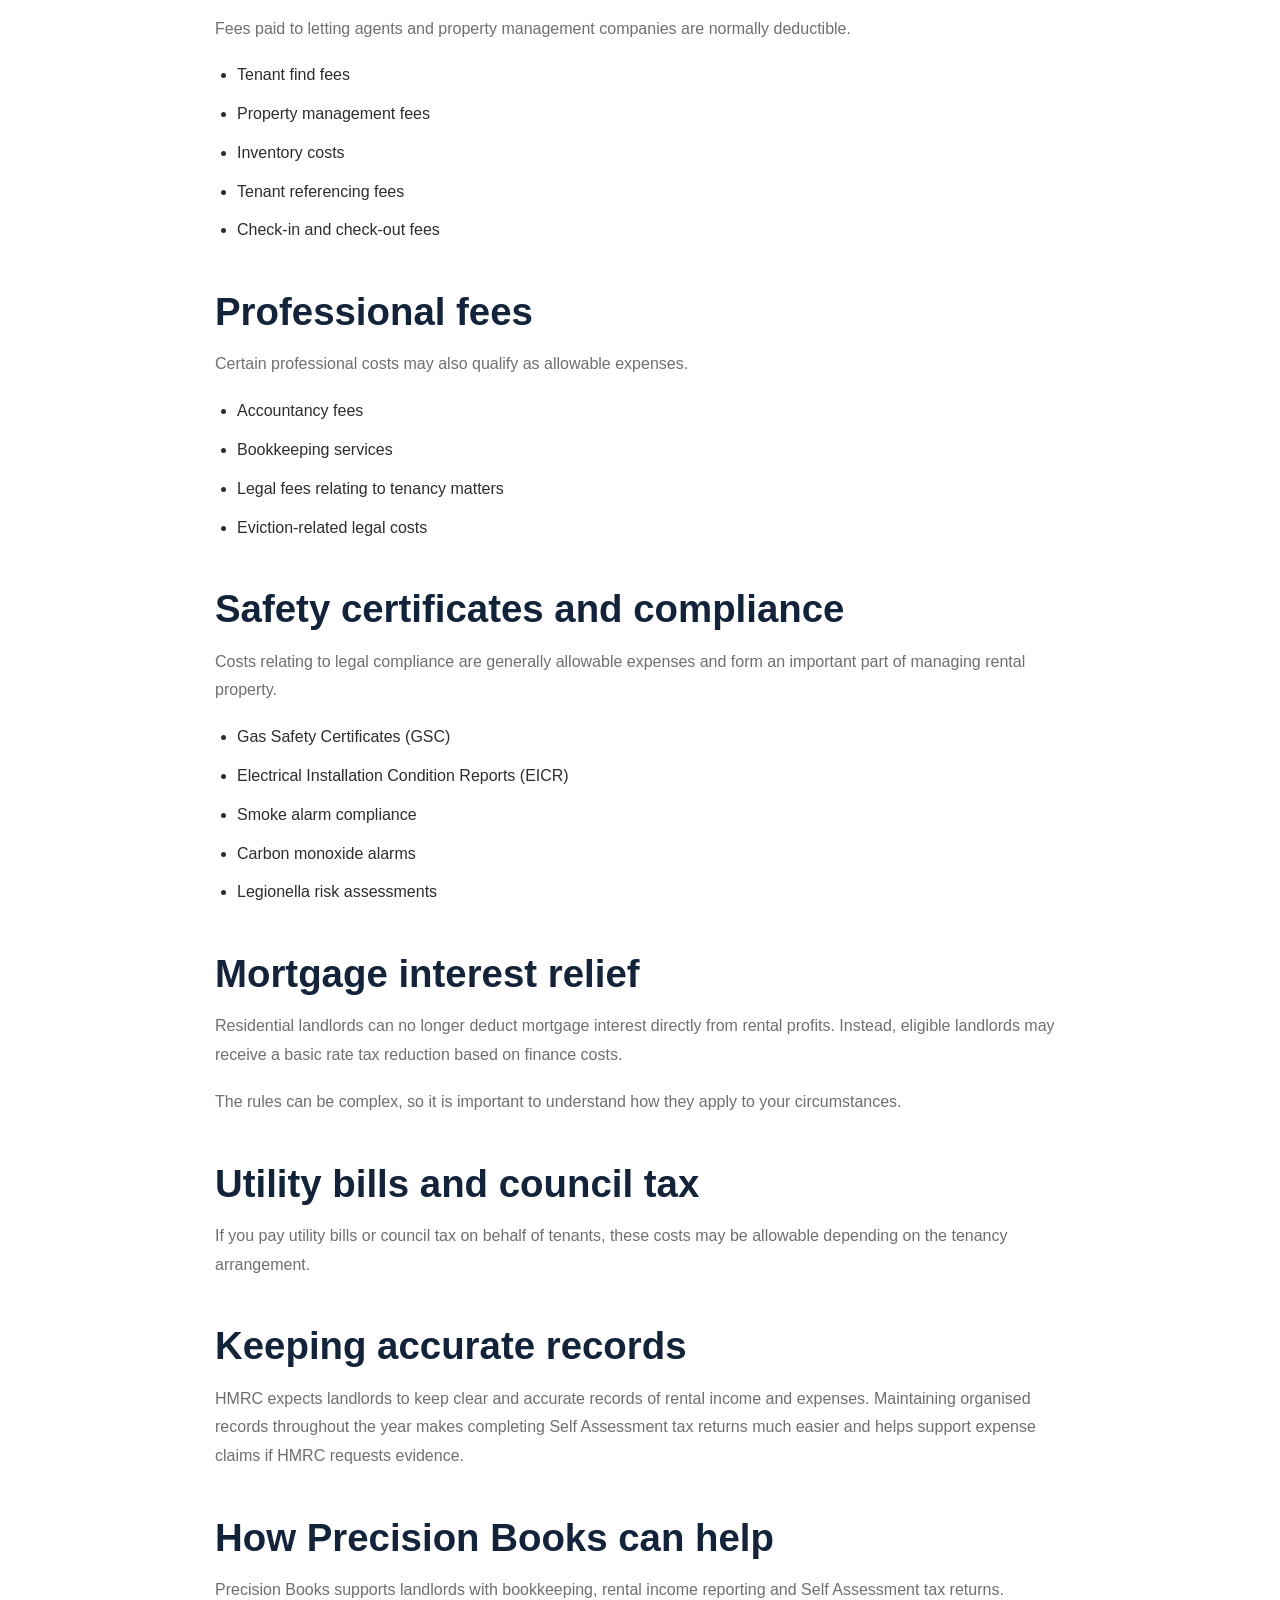
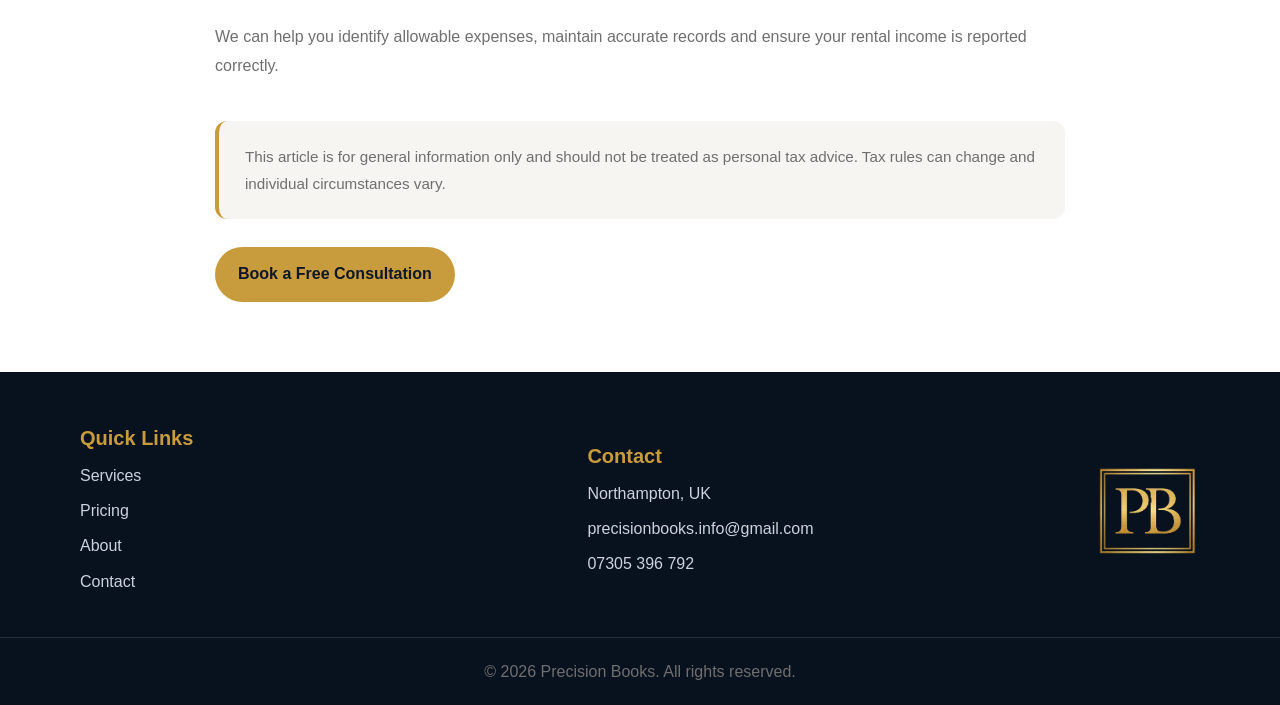
<file: landlord-expenses.html>
<!DOCTYPE html>
<html lang="en">

<head>
  <meta charset="UTF-8">
  <meta name="viewport" content="width=device-width, initial-scale=1.0">

  <title>What Expenses Can Landlords Claim? | Precision Books</title>
  <meta name="description" content="A practical guide to allowable expenses for UK landlords, including repairs, insurance, agent fees, compliance costs, professional fees and mortgage interest relief.">

  <meta name="author" content="Precision Books">
  <meta name="robots" content="index, follow">

  <link rel="canonical" href="https://precision-books.co.uk/landlord-expenses.html">

  <meta property="og:title" content="What Expenses Can Landlords Claim? | Precision Books">
  <meta property="og:description" content="Learn which expenses UK landlords may be able to claim against rental income and why accurate records are important for HMRC.">
  <meta property="og:type" content="article">
  <meta property="og:url" content="https://precision-books.co.uk/landlord-expenses.html">
  <meta property="og:image" content="https://precision-books.co.uk/images/logo.png">
  <meta property="og:site_name" content="Precision Books">

  <meta name="twitter:card" content="summary_large_image">
  <meta name="twitter:title" content="What Expenses Can Landlords Claim? | Precision Books">
  <meta name="twitter:description" content="A practical guide to landlord expenses, rental income records and Self Assessment.">
  <meta name="twitter:image" content="https://precision-books.co.uk/images/logo.png">

  <script type="application/ld+json">
  {
    "@context": "https://schema.org",
    "@type": "Article",
    "headline": "What Expenses Can Landlords Claim?",
    "description": "A practical guide to allowable expenses for UK landlords, including repairs, insurance, agent fees, compliance costs and mortgage interest relief.",
    "author": {
      "@type": "Organization",
      "name": "Precision Books"
    },
    "publisher": {
      "@type": "Organization",
      "name": "Precision Books",
      "logo": {
        "@type": "ImageObject",
        "url": "https://precision-books.co.uk/images/logo.png"
      }
    },
    "mainEntityOfPage": {
      "@type": "WebPage",
      "@id": "https://precision-books.co.uk/landlord-expenses.html"
    },
    "datePublished": "2026-01-01",
    "dateModified": "2026-01-01"
  }
  </script>

  <link rel="icon" type="image/png" href="images/favicon.png">
  <link rel="stylesheet" href="style.css">
  <link rel="stylesheet" href="https://cdnjs.cloudflare.com/ajax/libs/font-awesome/6.5.2/css/all.min.css">
</head>

<body>

<header class="site-header">
  <div class="container header-inner">
    <a href="index.html" class="logo">
      <img src="images/logo_4.png" alt="Precision Books logo">
    </a>

    <button class="nav-toggle" aria-label="Open menu">
      <i class="fa-solid fa-bars"></i>
    </button>

    <nav class="main-nav">
      <a href="index.html">Home</a>
      <a href="services.html">Services</a>
      <a href="pricing.html">Pricing</a>
      <a href="about.html">About</a>
      <a href="industries.html">Industries</a>
      <a href="blog.html">Blog</a>
      <a href="contact.html">Contact</a>
    </nav>

    <a href="contact.html" class="btn btn-gold">Get a Quote</a>
  </div>
</header>

<main>

  <section class="page-hero">
    <div class="container">
      <p class="eyebrow">Landlords</p>

      <h1>What Expenses Can Landlords Claim?</h1>

      <p>
        A practical guide to allowable expenses for UK landlords and property investors.
      </p>

      <p class="article-date">Updated: 2026</p>
    </div>
  </section>

  <section class="article-section">
    <div class="container article-container">
      
    <a href="blog.html" class="back-link">← Back to Blog</a>  

      <article class="article-content">

        <p>
          Understanding which expenses can be claimed against rental income is
          essential for every landlord. Keeping accurate records and claiming
          allowable expenses correctly can help reduce your tax bill and ensure
          compliance with HMRC requirements.
        </p>

        <h2>What are allowable expenses?</h2>

        <p>
          Allowable expenses are costs that are wholly and exclusively incurred
          for the purpose of renting out your property. These expenses can
          generally be deducted from your rental income before calculating
          taxable profit.
        </p>

        <h2>Repairs and maintenance</h2>

        <p>
          Landlords can usually claim the cost of repairs and maintenance that
          keep the property in good condition.
        </p>

        <ul>
          <li>Boiler repairs</li>
          <li>Roof repairs</li>
          <li>Plumbing repairs</li>
          <li>Replacing broken fixtures and fittings</li>
          <li>Painting and decorating</li>
          <li>General maintenance work</li>
        </ul>

        <p>
          Improvements that significantly enhance the property may be treated
          differently for tax purposes and could be considered capital expenditure.
        </p>

        <h2>Insurance</h2>

        <p>
          Landlord insurance policies are generally allowable expenses and can
          usually be claimed against rental income.
        </p>

        <ul>
          <li>Buildings insurance</li>
          <li>Contents insurance</li>
          <li>Landlord liability insurance</li>
          <li>Rent guarantee insurance</li>
        </ul>

        <h2>Letting agent and management fees</h2>

        <p>
          Fees paid to letting agents and property management companies are
          normally deductible.
        </p>

        <ul>
          <li>Tenant find fees</li>
          <li>Property management fees</li>
          <li>Inventory costs</li>
          <li>Tenant referencing fees</li>
          <li>Check-in and check-out fees</li>
        </ul>

        <h2>Professional fees</h2>

        <p>
          Certain professional costs may also qualify as allowable expenses.
        </p>

        <ul>
          <li>Accountancy fees</li>
          <li>Bookkeeping services</li>
          <li>Legal fees relating to tenancy matters</li>
          <li>Eviction-related legal costs</li>
        </ul>

        <h2>Safety certificates and compliance</h2>

        <p>
          Costs relating to legal compliance are generally allowable expenses
          and form an important part of managing rental property.
        </p>

        <ul>
          <li>Gas Safety Certificates (GSC)</li>
          <li>Electrical Installation Condition Reports (EICR)</li>
          <li>Smoke alarm compliance</li>
          <li>Carbon monoxide alarms</li>
          <li>Legionella risk assessments</li>
        </ul>

        <h2>Mortgage interest relief</h2>

        <p>
          Residential landlords can no longer deduct mortgage interest directly
          from rental profits. Instead, eligible landlords may receive a basic
          rate tax reduction based on finance costs.
        </p>

        <p>
          The rules can be complex, so it is important to understand how they
          apply to your circumstances.
        </p>

        <h2>Utility bills and council tax</h2>

        <p>
          If you pay utility bills or council tax on behalf of tenants, these
          costs may be allowable depending on the tenancy arrangement.
        </p>

        <h2>Keeping accurate records</h2>

        <p>
          HMRC expects landlords to keep clear and accurate records of rental
          income and expenses. Maintaining organised records throughout the year
          makes completing Self Assessment tax returns much easier and helps
          support expense claims if HMRC requests evidence.
        </p>

        <h2>How Precision Books can help</h2>

        <p>
          Precision Books supports landlords with bookkeeping, rental income
          reporting and Self Assessment tax returns.
        </p>

        <p>
          We can help you identify allowable expenses, maintain accurate
          records and ensure your rental income is reported correctly.
        </p>

        <div class="article-disclaimer">
          <p>
            This article is for general information only and should not be
            treated as personal tax advice. Tax rules can change and individual
            circumstances vary.
          </p>
        </div>

        <a href="contact.html" class="btn btn-gold">
          Book a Free Consultation
        </a>

      </article>

    </div>
  </section>

</main>

<footer class="site-footer">
  <div class="container footer-grid">

    <div>
      <h3>Quick Links</h3>
      <a href="services.html">Services</a>
      <a href="pricing.html">Pricing</a>
      <a href="about.html">About</a>
      <a href="contact.html">Contact</a>
    </div>

    <div>
      <h3>Contact</h3>
      <p>Northampton, UK</p>
      <p>
        <a href="mailto:precisionbooks.info@gmail.com">
          precisionbooks.info@gmail.com
        </a>
      </p>
      <p>
        <a href="tel:07305396792">
          07305 396 792
        </a>
      </p>
    </div>

    <div>
      <a href="index.html" class="logo">
        <img src="images/favicon_footer.png" alt="Precision Books logo">
      </a>
    </div>

  </div>

  <div class="footer-bottom">
    <p>© 2026 Precision Books. All rights reserved.</p>
  </div>
</footer>

<script>
document.addEventListener("DOMContentLoaded", () => {
  const navToggle = document.querySelector(".nav-toggle");
  const mainNav = document.querySelector(".main-nav");

  if (navToggle && mainNav) {
    navToggle.addEventListener("click", () => {
      mainNav.classList.toggle("active");
    });
  }
});
</script>

</body>
</html>
</file>
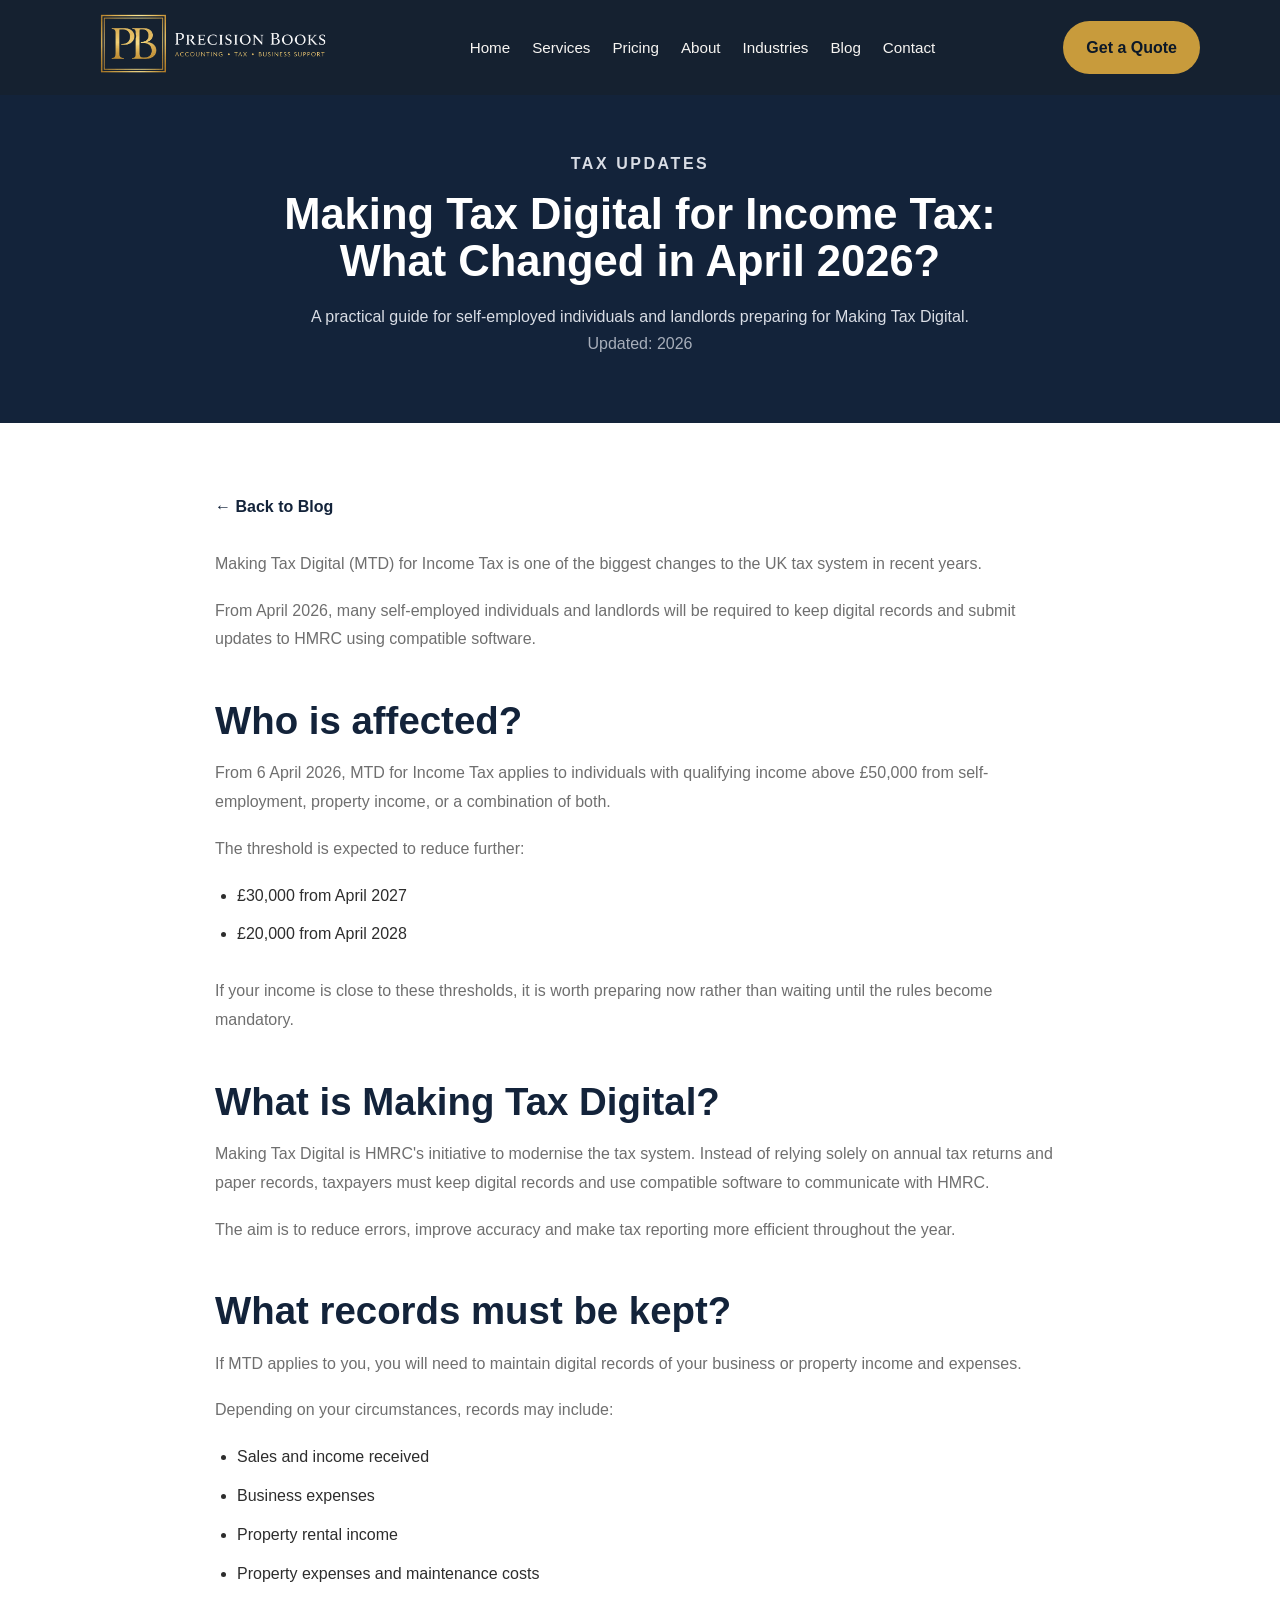
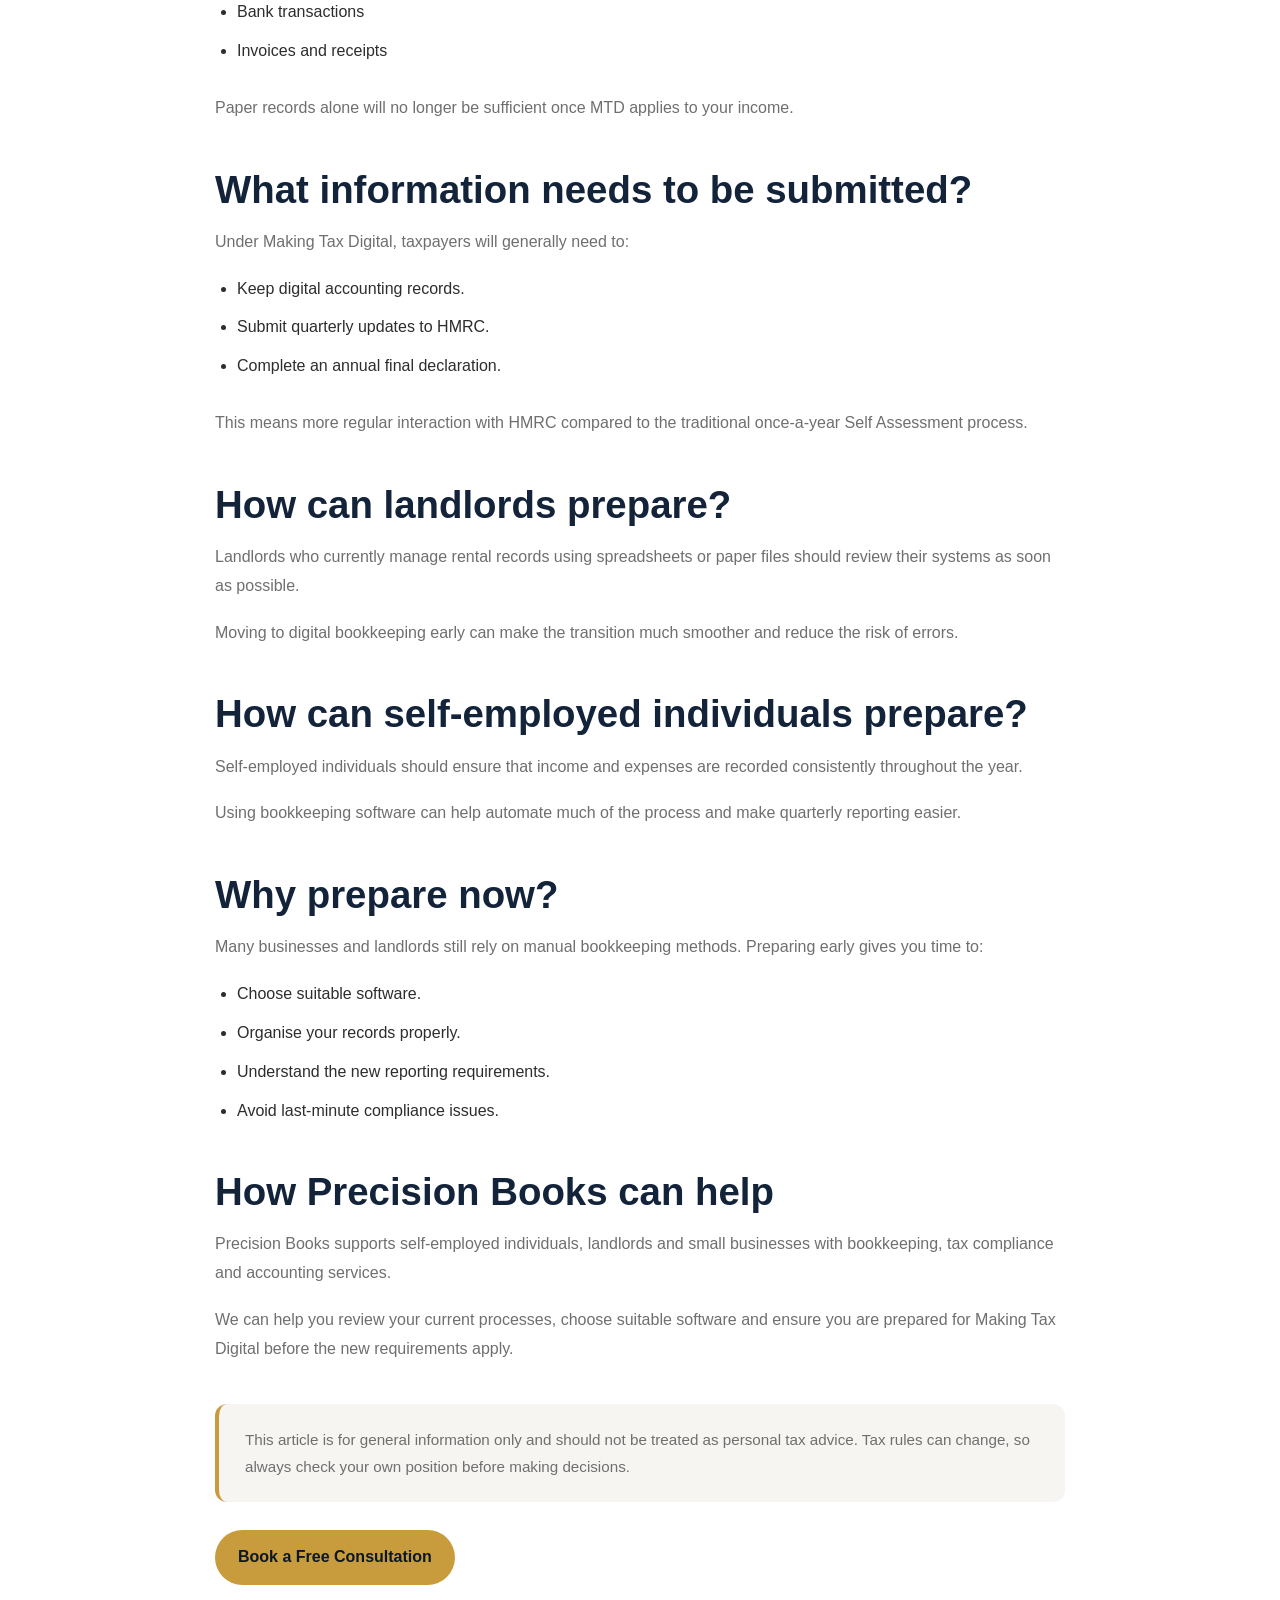
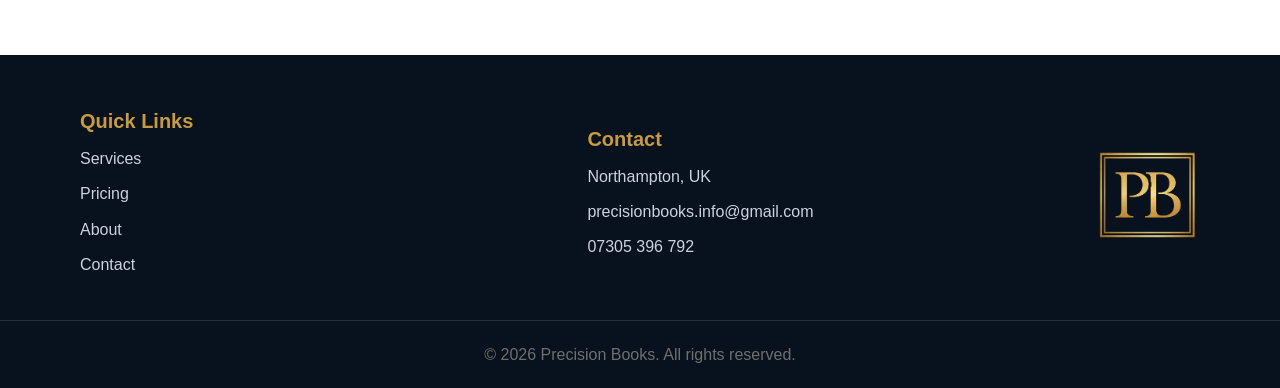
<file: mtd-income-tax-2026.html>
<!DOCTYPE html>
<html lang="en">

<head>
  <meta charset="UTF-8">
  <meta name="viewport" content="width=device-width, initial-scale=1.0">

  <title>Making Tax Digital for Income Tax 2026 | Precision Books</title>

  <meta name="description" content="Making Tax Digital for Income Tax starts from April 2026 for self-employed individuals and landlords. Learn who is affected, what records you need to keep and how to prepare.">

  <link rel="canonical" href="https://precision-books.co.uk/mtd-income-tax-2026.html">

  <meta property="og:title" content="Making Tax Digital for Income Tax 2026 | Precision Books">
  <meta property="og:description" content="A practical guide for self-employed individuals and landlords preparing for Making Tax Digital for Income Tax.">
  <meta property="og:type" content="article">
  <meta property="og:url" content="https://precision-books.co.uk/mtd-income-tax-2026.html">
  <meta property="og:image" content="https://precision-books.co.uk/images/logo.png">

  <meta name="twitter:card" content="summary_large_image">
  <meta name="twitter:title" content="Making Tax Digital for Income Tax 2026 | Precision Books">
  <meta name="twitter:description" content="Find out who is affected by MTD for Income Tax and how to prepare.">
  <meta name="twitter:image" content="https://precision-books.co.uk/images/logo.png">

  <script type="application/ld+json">
{
  "@context": "https://schema.org",
  "@type": "Article",
  "headline": "Making Tax Digital for Income Tax 2026",
  "description": "A practical guide for self-employed individuals and landlords preparing for Making Tax Digital for Income Tax from April 2026.",
  "author": {
    "@type": "Organization",
    "name": "Precision Books"
  },
  "publisher": {
    "@type": "Organization",
    "name": "Precision Books",
    "logo": {
      "@type": "ImageObject",
      "url": "https://precision-books.co.uk/images/logo.png"
    }
  },
  "mainEntityOfPage": {
    "@type": "WebPage",
    "@id": "https://precision-books.co.uk/mtd-income-tax-2026.html"
  },
  "datePublished": "2026-01-01",
  "dateModified": "2026-01-01"
}
</script>

  <link rel="icon" type="image/png" href="images/favicon.png">
  <link rel="stylesheet" href="style.css">
  <link rel="stylesheet" href="https://cdnjs.cloudflare.com/ajax/libs/font-awesome/6.5.2/css/all.min.css">
</head>

<body>

<header class="site-header">
  <div class="container header-inner">
    <a href="index.html" class="logo">
      <img src="images/logo_4.png" alt="Precision Books logo">
    </a>

    <button class="nav-toggle" aria-label="Open menu">
      <i class="fa-solid fa-bars"></i>
    </button>

    <nav class="main-nav">
      <a href="index.html">Home</a>
      <a href="services.html">Services</a>
      <a href="pricing.html">Pricing</a>
      <a href="about.html">About</a>
      <a href="industries.html">Industries</a>
      <a href="blog.html">Blog</a>
      <a href="contact.html">Contact</a>
    </nav>

    <a href="contact.html" class="btn btn-gold">Get a Quote</a>
  </div>
</header>

<main>

  <section class="page-hero">
    <div class="container">
      <p class="eyebrow">Tax Updates</p>

      <h1>Making Tax Digital for Income Tax: What Changed in April 2026?</h1>

      <p>
        A practical guide for self-employed individuals and landlords preparing
        for Making Tax Digital.
      </p>

      <p class="article-date">Updated: 2026</p>
    </div>
  </section>

  <section class="article-section">
    <div class="container article-container">
    <a href="blog.html" class="back-link">← Back to Blog</a>

      <article class="article-content">

        <p>
          Making Tax Digital (MTD) for Income Tax is one of the biggest changes
          to the UK tax system in recent years.
        </p>

        <p>
          From April 2026, many self-employed individuals and landlords will be
          required to keep digital records and submit updates to HMRC using
          compatible software.
        </p>

        <h2>Who is affected?</h2>

        <p>
          From 6 April 2026, MTD for Income Tax applies to individuals with
          qualifying income above £50,000 from self-employment, property income,
          or a combination of both.
        </p>

        <p>
          The threshold is expected to reduce further:
        </p>

        <ul>
          <li>£30,000 from April 2027</li>
          <li>£20,000 from April 2028</li>
        </ul>

        <p>
          If your income is close to these thresholds, it is worth preparing now
          rather than waiting until the rules become mandatory.
        </p>

        <h2>What is Making Tax Digital?</h2>

        <p>
          Making Tax Digital is HMRC's initiative to modernise the tax system.
          Instead of relying solely on annual tax returns and paper records,
          taxpayers must keep digital records and use compatible software to
          communicate with HMRC.
        </p>

        <p>
          The aim is to reduce errors, improve accuracy and make tax reporting
          more efficient throughout the year.
        </p>

        <h2>What records must be kept?</h2>

        <p>
          If MTD applies to you, you will need to maintain digital records of
          your business or property income and expenses.
        </p>

        <p>
          Depending on your circumstances, records may include:
        </p>

        <ul>
          <li>Sales and income received</li>
          <li>Business expenses</li>
          <li>Property rental income</li>
          <li>Property expenses and maintenance costs</li>
          <li>Bank transactions</li>
          <li>Invoices and receipts</li>
        </ul>

        <p>
          Paper records alone will no longer be sufficient once MTD applies to
          your income.
        </p>

        <h2>What information needs to be submitted?</h2>

        <p>
          Under Making Tax Digital, taxpayers will generally need to:
        </p>

        <ul>
          <li>Keep digital accounting records.</li>
          <li>Submit quarterly updates to HMRC.</li>
          <li>Complete an annual final declaration.</li>
        </ul>

        <p>
          This means more regular interaction with HMRC compared to the
          traditional once-a-year Self Assessment process.
        </p>

        <h2>How can landlords prepare?</h2>

        <p>
          Landlords who currently manage rental records using spreadsheets or
          paper files should review their systems as soon as possible.
        </p>

        <p>
          Moving to digital bookkeeping early can make the transition much
          smoother and reduce the risk of errors.
        </p>

        <h2>How can self-employed individuals prepare?</h2>

        <p>
          Self-employed individuals should ensure that income and expenses are
          recorded consistently throughout the year.
        </p>

        <p>
          Using bookkeeping software can help automate much of the process and
          make quarterly reporting easier.
        </p>

        <h2>Why prepare now?</h2>

        <p>
          Many businesses and landlords still rely on manual bookkeeping
          methods. Preparing early gives you time to:
        </p>

        <ul>
          <li>Choose suitable software.</li>
          <li>Organise your records properly.</li>
          <li>Understand the new reporting requirements.</li>
          <li>Avoid last-minute compliance issues.</li>
        </ul>

        <h2>How Precision Books can help</h2>

        <p>
          Precision Books supports self-employed individuals, landlords and
          small businesses with bookkeeping, tax compliance and accounting
          services.
        </p>

        <p>
          We can help you review your current processes, choose suitable
          software and ensure you are prepared for Making Tax Digital before the
          new requirements apply.
        </p>

        <div class="article-disclaimer">
          <p>
            This article is for general information only and should not be
            treated as personal tax advice. Tax rules can change, so always
            check your own position before making decisions.
          </p>
        </div>

        <a href="contact.html" class="btn btn-gold">
          Book a Free Consultation
        </a>

      </article>

    </div>
  </section>

</main>

<footer class="site-footer">
  <div class="container footer-grid">

    <div>
      <h3>Quick Links</h3>
      <a href="services.html">Services</a>
      <a href="pricing.html">Pricing</a>
      <a href="about.html">About</a>
      <a href="contact.html">Contact</a>
    </div>

    <div>
      <h3>Contact</h3>
      <p>Northampton, UK</p>
      <p>
        <a href="mailto:precisionbooks.info@gmail.com">
          precisionbooks.info@gmail.com
        </a>
      </p>
      <p>
        <a href="tel:07305396792">
          07305 396 792
        </a>
      </p>
    </div>

    <div>
      <a href="index.html" class="logo">
        <img src="images/favicon_footer.png" alt="Precision Books logo">
      </a>
    </div>

  </div>

  <div class="footer-bottom">
    <p>© 2026 Precision Books. All rights reserved.</p>
  </div>
</footer>

<script>
document.addEventListener("DOMContentLoaded", () => {
  const navToggle = document.querySelector(".nav-toggle");
  const mainNav = document.querySelector(".main-nav");

  if (navToggle && mainNav) {
    navToggle.addEventListener("click", () => {
      mainNav.classList.toggle("active");
    });
  }
});
</script>

</body>
</html>
</file>
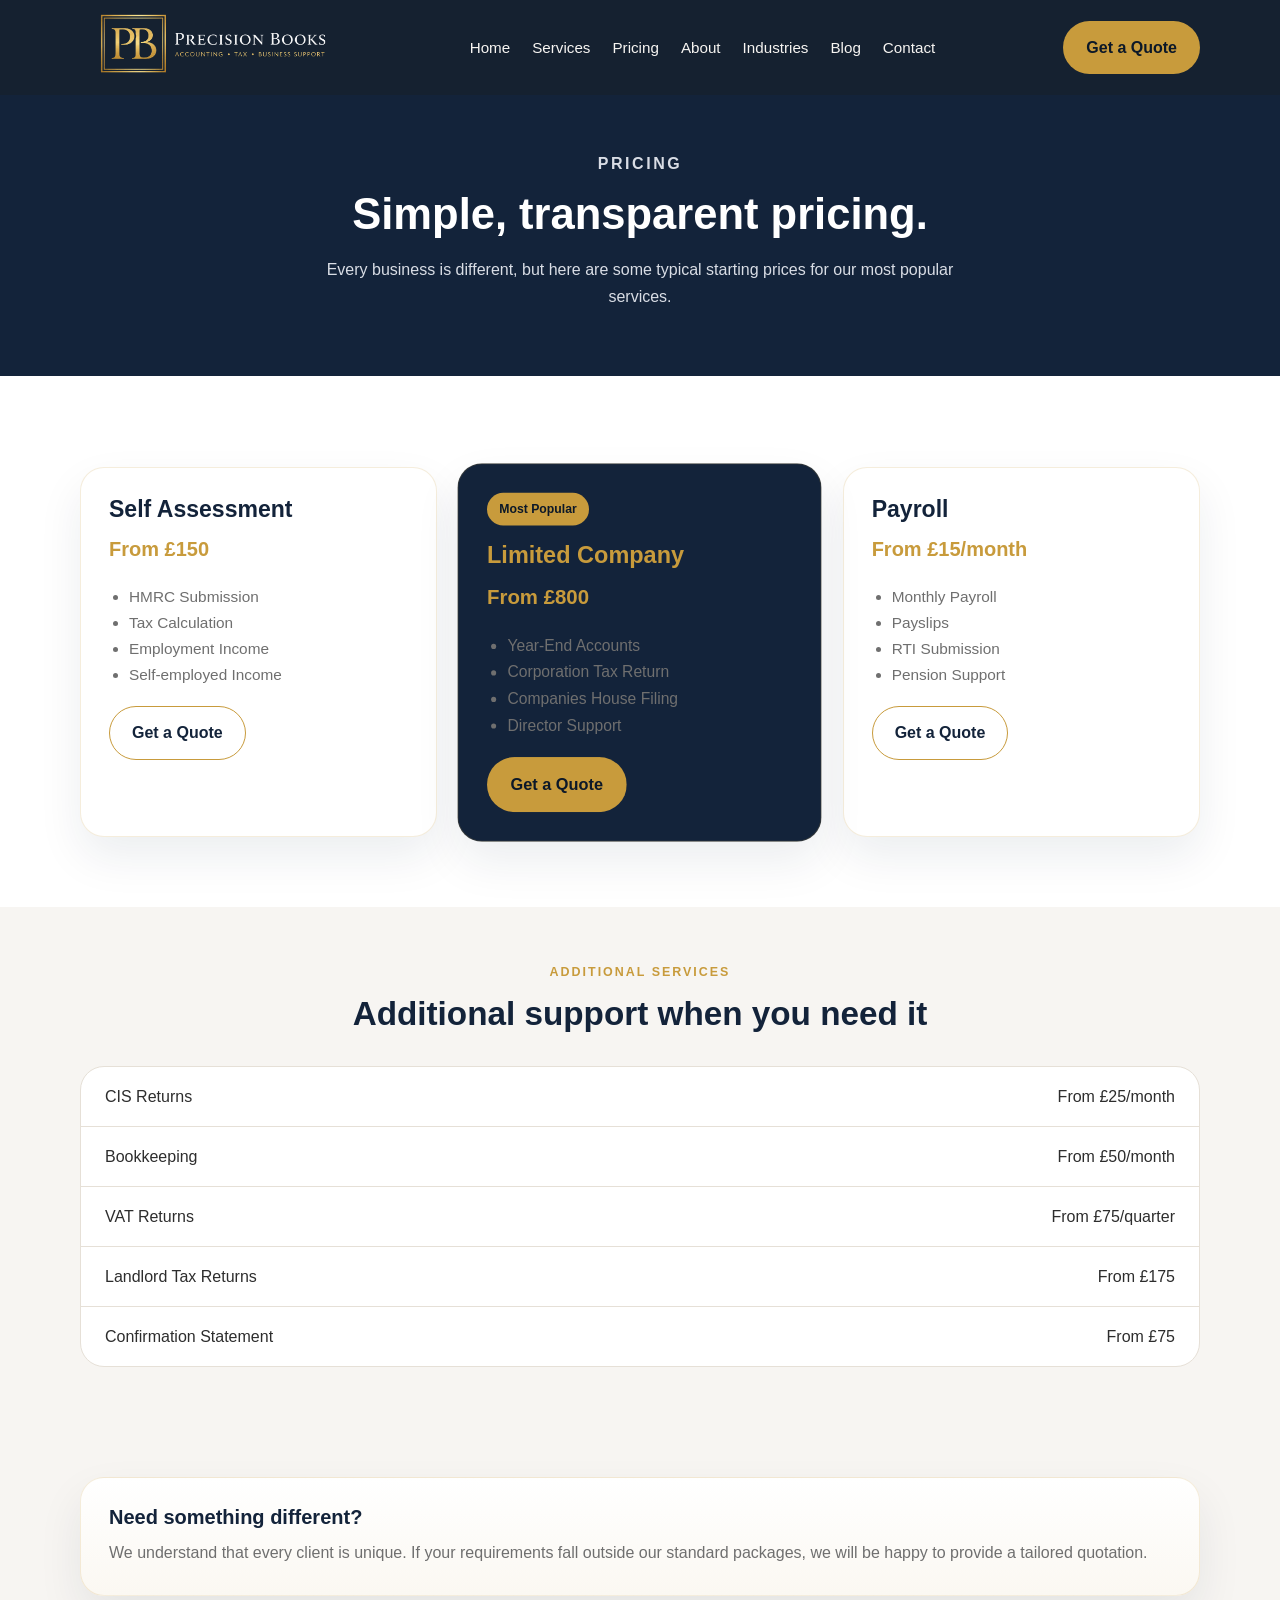
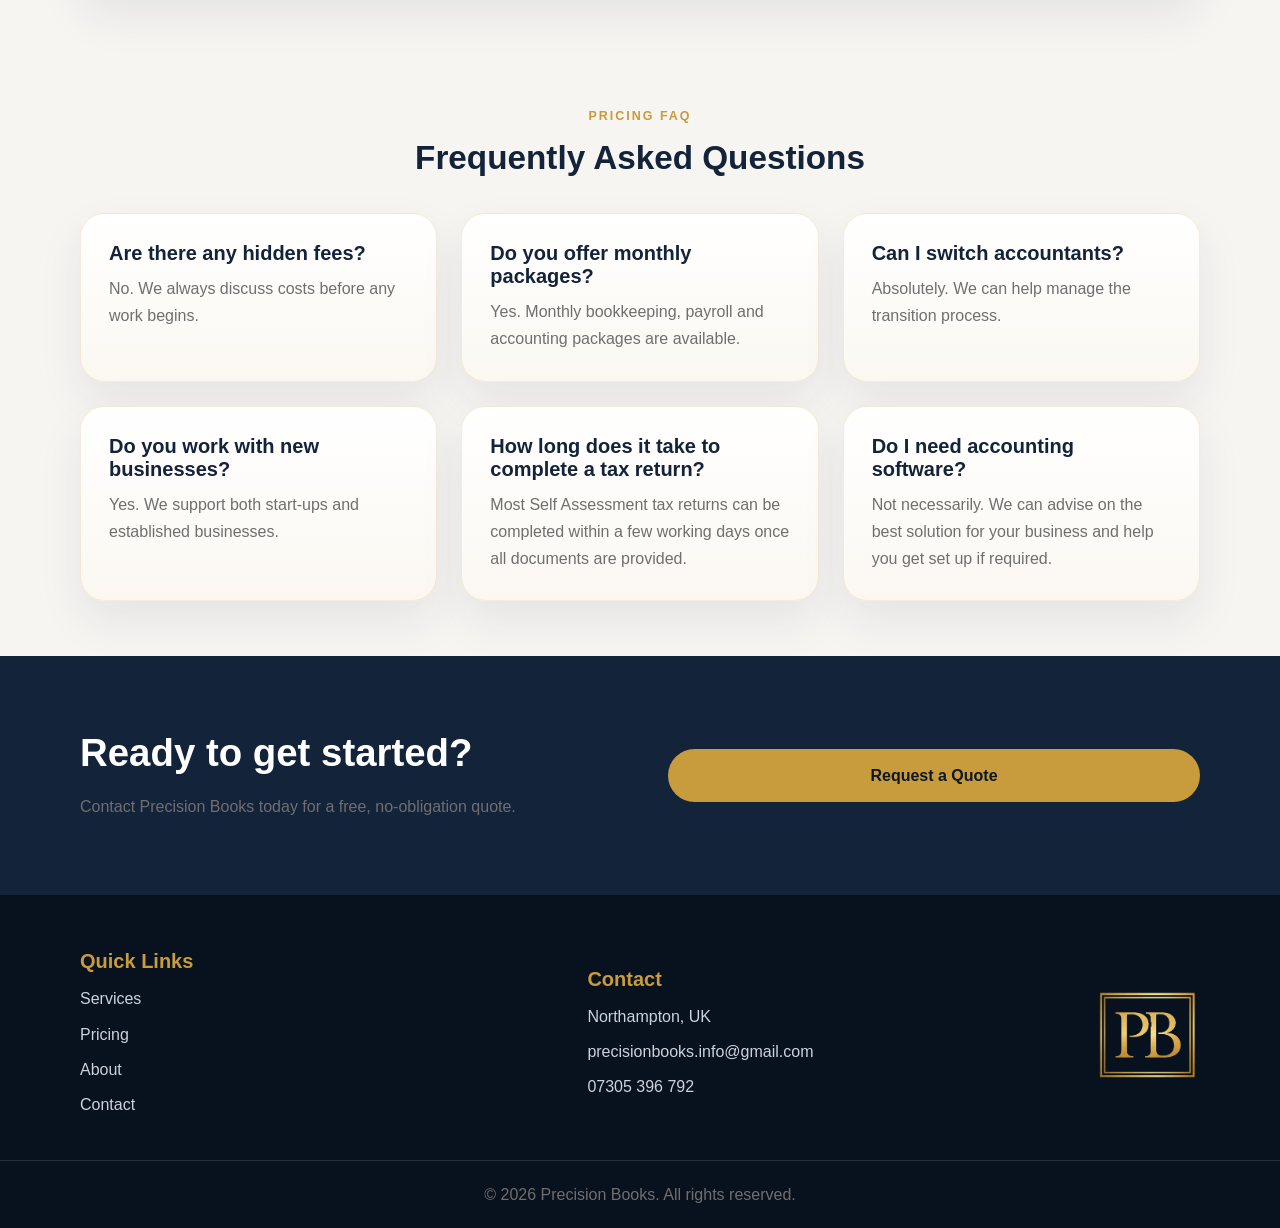
<file: pricing.html>
<!DOCTYPE html>
<html lang="en">

<head>
  <meta charset="UTF-8">
  <meta name="viewport" content="width=device-width, initial-scale=1.0">
  <title>Pricing | Precision Books</title>
  <meta name="description" content="Learn more about Barbara and Precision Books accounting services.">
  <link rel="icon" type="image/png" href="images/favicon.png">
  <link rel="stylesheet" href="style.css">
  <link rel="stylesheet" href="https://cdnjs.cloudflare.com/ajax/libs/font-awesome/6.5.2/css/all.min.css">
</head>

<body>

<header class="site-header">
    <div class="container header-inner">
      <a href="index.html" class="logo">
  <img src="images/logo_4.png" alt="Precision Books logo">
</a>

    <button class="nav-toggle" aria-label="Open menu">
      <i class="fa-solid fa-bars"></i>
    </button>

    <nav class="main-nav">
      <a href="index.html">Home</a>
      <a href="services.html">Services</a>
      <a href="pricing.html">Pricing</a>
      <a href="about.html">About</a>
      <a href="industries.html">Industries</a>
      <a href="blog.html">Blog</a>
      <a href="contact.html">Contact</a>
    </nav>

    <a href="contact.html" class="btn btn-gold">Get a Quote</a>
  </div>
</header>

<main>

  <section class="page-hero">
    <div class="container">
      <p class="eyebrow">Pricing</p>

      <h1>Simple, transparent pricing.</h1>

      <p>
        Every business is different, but here are some typical starting prices
        for our most popular services.
      </p>
    </div>
  </section>

  <section class="pricing-section">
    <div class="container">

      <div class="pricing-grid">

        <div class="pricing-card">
          <h3>Self Assessment</h3>
          <div class="price">From £150</div>

          <ul>
            <li>HMRC Submission</li>
            <li>Tax Calculation</li>
            <li>Employment Income</li>
            <li>Self-employed Income</li>
          </ul>

          <a href="contact.html" class="btn btn-outline">
            Get a Quote
          </a>
        </div>

        <div class="pricing-card featured">

          <span class="badge">Most Popular</span>

          <h3>Limited Company</h3>

          <div class="price">From £800</div>

          <ul>
            <li>Year-End Accounts</li>
            <li>Corporation Tax Return</li>
            <li>Companies House Filing</li>
            <li>Director Support</li>
          </ul>

          <a href="contact.html" class="btn btn-gold">
            Get a Quote
          </a>

        </div>

        <div class="pricing-card">
          <h3>Payroll</h3>

          <div class="price">
            From £15/month
          </div>

          <ul>
            <li>Monthly Payroll</li>
            <li>Payslips</li>
            <li>RTI Submission</li>
            <li>Pension Support</li>
          </ul>

          <a href="contact.html" class="btn btn-outline">
            Get a Quote
          </a>

        </div>

      </div>

    </div>
  </section>

  <section class="additional-services">

    <div class="container">

      <p class="eyebrow center">Additional Services</p>

      <h2>Additional support when you need it</h2>

      <div class="service-table">

        <div class="service-row">
          <span>CIS Returns</span>
          <span>From £25/month</span>
        </div>

        <div class="service-row">
          <span>Bookkeeping</span>
          <span>From £50/month</span>
        </div>

        <div class="service-row">
          <span>VAT Returns</span>
          <span>From £75/quarter</span>
        </div>

        <div class="service-row">
          <span>Landlord Tax Returns</span>
          <span>From £175</span>
        </div>

        <div class="service-row">
          <span>Confirmation Statement</span>
          <span>From £75</span>
        </div>

      </div>

    </div>

  </section>

  <section class="pricing-note">

    <div class="container">

      <div class="note-box">

        <h3>Need something different?</h3>

        <p>
          We understand that every client is unique.
          If your requirements fall outside our standard packages,
          we will be happy to provide a tailored quotation.
        </p>

      </div>

    </div>

  </section>

  <section class="faq-section">

    <div class="container">

      <p class="eyebrow center">Pricing FAQ</p>

      <h2>Frequently Asked Questions</h2>

      <div class="faq-grid">

        <div class="faq-item">
          <h3>Are there any hidden fees?</h3>
          <p>No. We always discuss costs before any work begins.</p>
        </div>

        <div class="faq-item">
          <h3>Do you offer monthly packages?</h3>
          <p>Yes. Monthly bookkeeping, payroll and accounting packages are available.</p>
        </div>

        <div class="faq-item">
          <h3>Can I switch accountants?</h3>
          <p>Absolutely. We can help manage the transition process.</p>
        </div>

        <div class="faq-item">
          <h3>Do you work with new businesses?</h3>
          <p>Yes. We support both start-ups and established businesses.</p>
        </div>

        <div class="faq-item">
          <h3>How long does it take to complete a tax return?</h3>
          <p>
            Most Self Assessment tax returns can be completed within a few working days once all documents are provided.
          </p>
        </div>
        
        <div class="faq-item">
          <h3>Do I need accounting software?</h3>
          <p>
            Not necessarily. We can advise on the best solution for your business and help you get set up if required.
          </p>
        </div>

      </div>

    </div>

  </section>

  <section class="cta">

    <div class="container cta-inner">

      <div>
        <h2>Ready to get started?</h2>

        <p>
          Contact Precision Books today for a free,
          no-obligation quote.
        </p>
      </div>

      <a href="contact.html" class="btn btn-gold">
        Request a Quote
      </a>

    </div>

  </section>

</main>

<footer class="site-footer">
  <div class="container footer-grid">

    <div>
      <h3>Quick Links</h3>
      <a href="services.html">Services</a>
      <a href="pricing.html">Pricing</a>
      <a href="about.html">About</a>
      <a href="contact.html">Contact</a>
    </div>

    <div>
      <h3>Contact</h3>
      <p>Northampton, UK</p>
      <p>
        <a href="mailto:precisionbooks.info@gmail.com">
          precisionbooks.info@gmail.com
        </a>
      </p>
      <p>
        <a href="tel:07305396792">
          07305 396 792
        </a>
      </p>
    </div>

    <div>
      <a href="index.html" class="logo">
        <img src="images/favicon_footer.png" alt="Precision Books logo">
      </a>
    </div>

  </div>

  <div class="footer-bottom">
    <p>© 2026 Precision Books. All rights reserved.</p>
  </div>
</footer>

<script>
document.addEventListener("DOMContentLoaded", () => {
  const navToggle = document.querySelector(".nav-toggle");
  const mainNav = document.querySelector(".main-nav");

  if (navToggle && mainNav) {
    navToggle.addEventListener("click", () => {
      mainNav.classList.toggle("active");
    });
  }
});
</script>

</body>
</html>
</file>
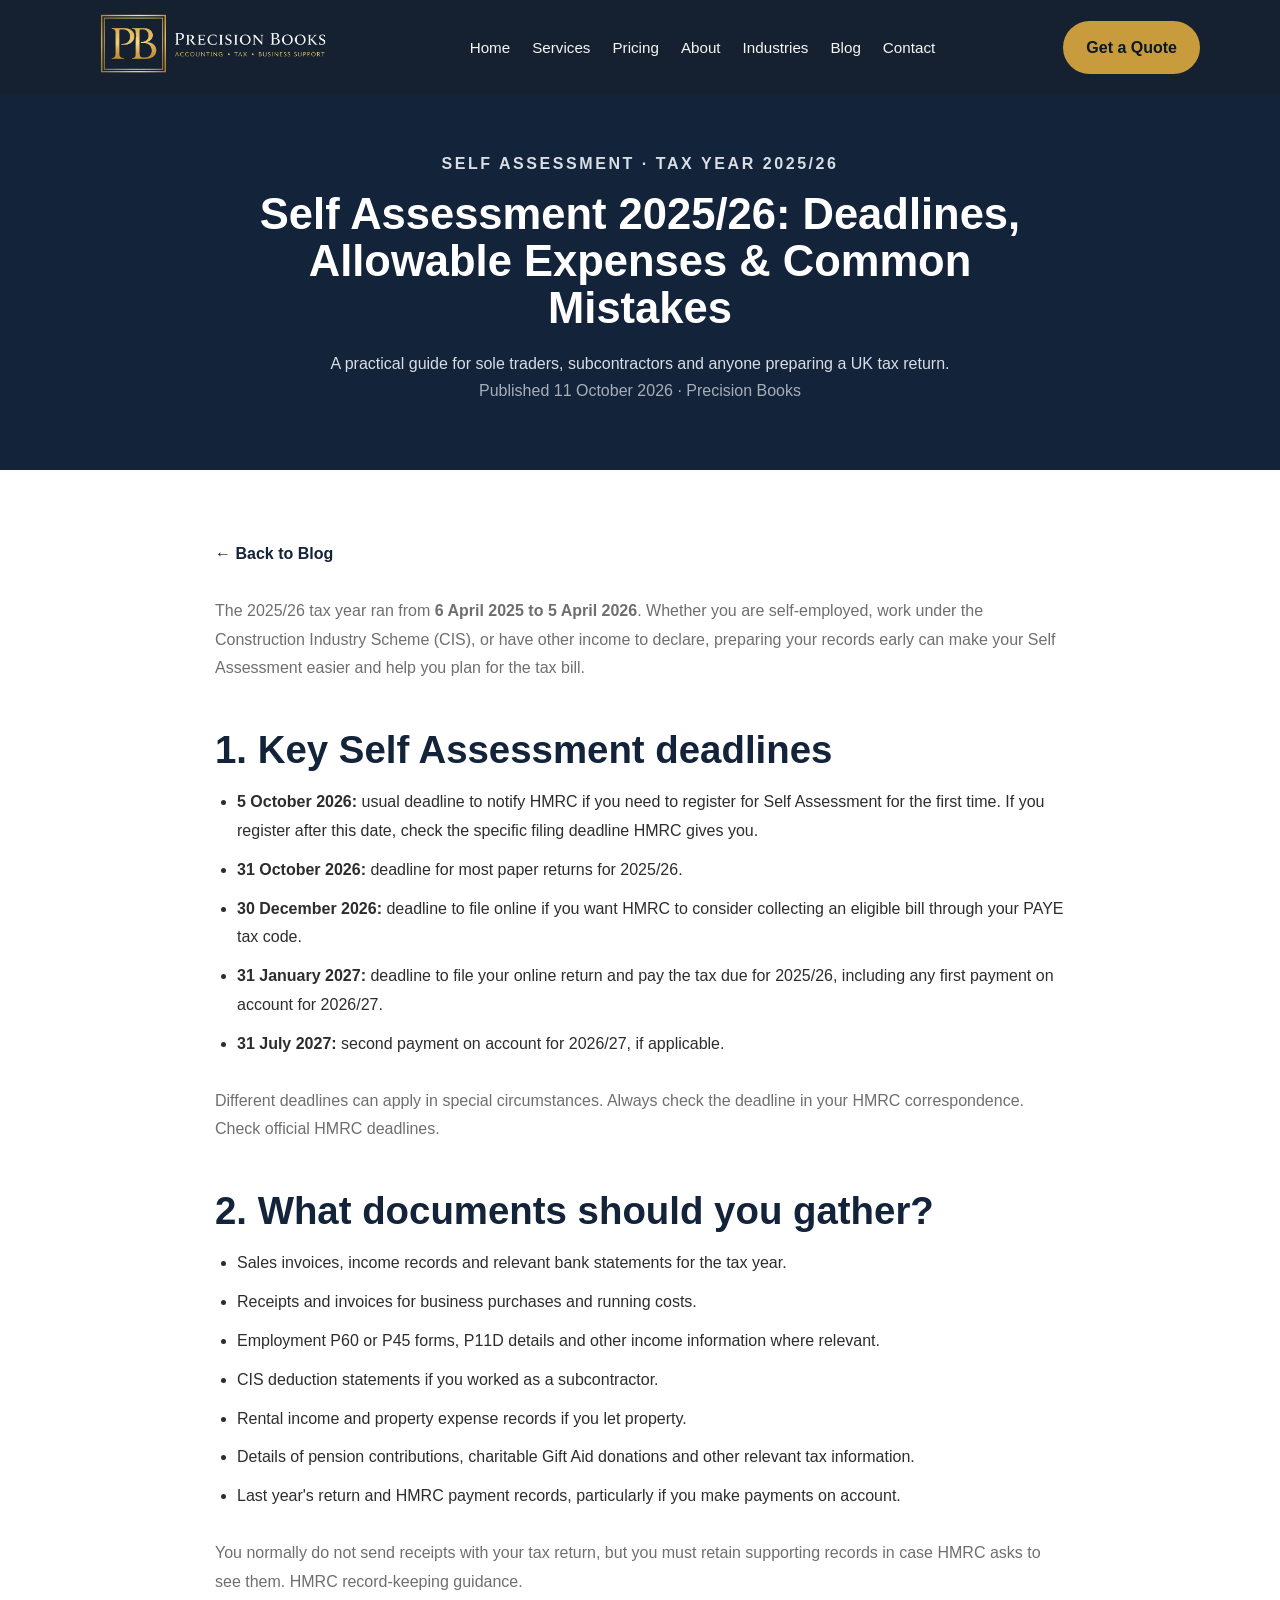
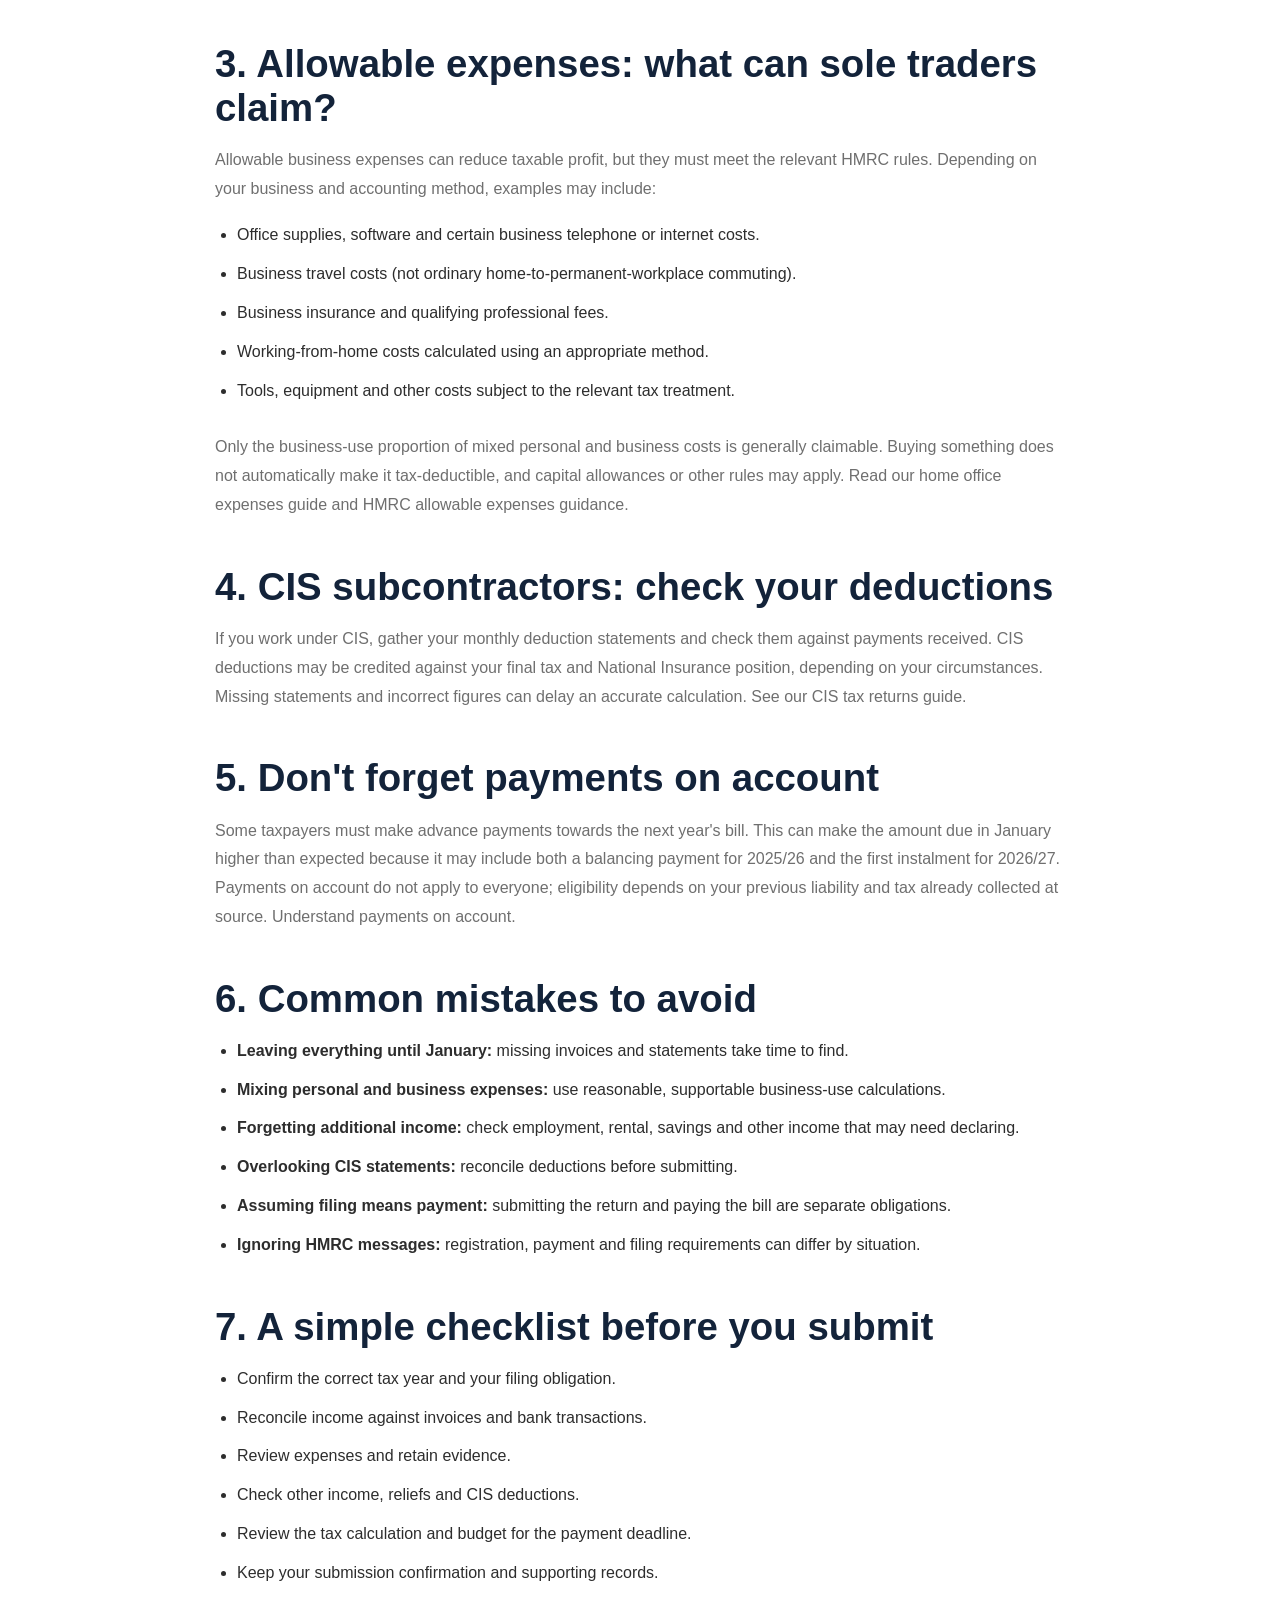
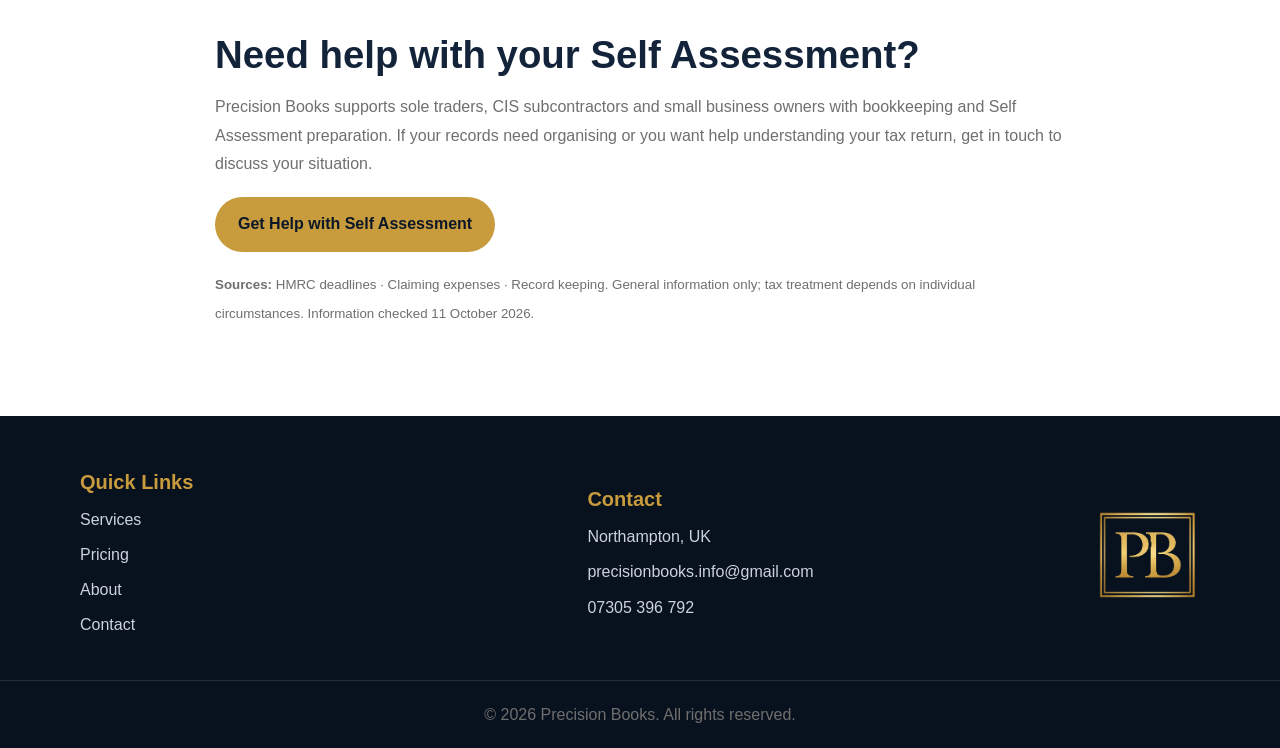
<file: self-assessment-2025-26.html>
<!DOCTYPE html>
<html lang="en">
<head>
  <meta charset="UTF-8">
  <meta name="viewport" content="width=device-width, initial-scale=1.0">

  <title>Self Assessment 2025/26: Deadlines, Expenses & Mistakes | Precision Books</title>

  <meta name="description" content="Self Assessment 2025/26 guide: UK tax return deadlines, records, allowable expenses, payments on account and common mistakes. Updated October 2026.">

  <meta name="keywords" content="Self Assessment 2025/26, tax return deadline 2027, sole trader expenses, CIS tax return, accountant Northampton">

  <meta name="author" content="Barbara Jaskiewicz">
  <meta name="robots" content="index, follow">

  <link rel="canonical" href="https://precision-books.co.uk/self-assessment-2025-26.html">


  <meta property="og:title" content="Self Assessment 2025/26: Deadlines & Expenses | Precision Books">
  <meta property="og:description" content="Get ready for your 2025/26 Self Assessment tax return with key deadlines and a practical checklist.">
  <meta property="og:type" content="article">
  <meta property="og:url" content="https://precision-books.co.uk/self-assessment-2025-26.html">
  <meta property="og:image" content="https://precision-books.co.uk/images/logo.png">
  <meta property="og:site_name" content="Precision Books">

  
  <meta name="twitter:card" content="summary_large_image">
  <meta name="twitter:title" content="Self Assessment 2025/26 | Precision Books">
  <meta name="twitter:description" content="UK tax return deadlines, allowable expenses and common mistakes for 2025/26.">
  <meta name="twitter:image" content="https://precision-books.co.uk/images/logo.png">

  
  <script type="application/ld+json">{"@context": "https://schema.org", "@type": "Article", "headline": "Self Assessment 2025/26: Deadlines, Allowable Expenses & Common Mistakes", "description": "Practical UK Self Assessment guide for the 2025/26 tax year.", "author": {"@type": "Organization", "name": "Precision Books"}, "publisher": {"@type": "Organization", "name": "Precision Books"}, "datePublished": "2026-10-11", "dateModified": "2026-10-11", "mainEntityOfPage": "https://precision-books.co.uk/self-assessment-2025-26.html"}</script>

  <link rel="stylesheet" href="style.css">
  <link rel="icon" type="image/png" href="images/favicon.png">
  <link rel="stylesheet" href="https://cdnjs.cloudflare.com/ajax/libs/font-awesome/6.5.2/css/all.min.css">
</head>

<body>
<header class="site-header">
  <div class="container header-inner">
    <a href="index.html" class="logo">
      <img src="images/logo_4.png" alt="Precision Books logo">
    </a>

    <button class="nav-toggle" aria-label="Open menu">
      <i class="fa-solid fa-bars"></i>
    </button>

    <nav class="main-nav">
      <a href="index.html">Home</a>
      <a href="services.html">Services</a>
      <a href="pricing.html">Pricing</a>
      <a href="about.html">About</a>
      <a href="industries.html">Industries</a>
      <a href="blog.html">Blog</a>
      <a href="contact.html">Contact</a>
    </nav>

    <a href="contact.html" class="btn btn-gold">Get a Quote</a>
  </div>
</header>

<main>
<section class="page-hero"><div class="container">
<p class="eyebrow">Self Assessment · Tax Year 2025/26</p>
<h1>Self Assessment 2025/26: Deadlines, Allowable Expenses &amp; Common Mistakes</h1>
<p>A practical guide for sole traders, subcontractors and anyone preparing a UK tax return.</p>
<p class="article-date">Published 11 October 2026 · Precision Books</p>
</div></section>
<section class="article-section"><div class="container article-container">
<a href="blog.html" class="back-link">← Back to Blog</a>
<article class="article-content">
<p>The 2025/26 tax year ran from <strong>6 April 2025 to 5 April 2026</strong>. Whether you are self-employed, work under the Construction Industry Scheme (CIS), or have other income to declare, preparing your records early can make your Self Assessment easier and help you plan for the tax bill.</p>
<h2>1. Key Self Assessment deadlines</h2>
<ul>
<li><strong>5 October 2026:</strong> usual deadline to notify HMRC if you need to register for Self Assessment for the first time. If you register after this date, check the specific filing deadline HMRC gives you.</li>
<li><strong>31 October 2026:</strong> deadline for most paper returns for 2025/26.</li>
<li><strong>30 December 2026:</strong> deadline to file online if you want HMRC to consider collecting an eligible bill through your PAYE tax code.</li>
<li><strong>31 January 2027:</strong> deadline to file your online return and pay the tax due for 2025/26, including any first payment on account for 2026/27.</li>
<li><strong>31 July 2027:</strong> second payment on account for 2026/27, if applicable.</li>
</ul>
<p>Different deadlines can apply in special circumstances. Always check the deadline in your HMRC correspondence. <a href="https://www.gov.uk/self-assessment-tax-returns/deadlines" target="_blank" rel="noopener noreferrer">Check official HMRC deadlines</a>.</p>
<h2>2. What documents should you gather?</h2>
<ul>
<li>Sales invoices, income records and relevant bank statements for the tax year.</li>
<li>Receipts and invoices for business purchases and running costs.</li>
<li>Employment P60 or P45 forms, P11D details and other income information where relevant.</li>
<li>CIS deduction statements if you worked as a subcontractor.</li>
<li>Rental income and property expense records if you let property.</li>
<li>Details of pension contributions, charitable Gift Aid donations and other relevant tax information.</li>
<li>Last year's return and HMRC payment records, particularly if you make payments on account.</li>
</ul>
<p>You normally do not send receipts with your tax return, but you must retain supporting records in case HMRC asks to see them. <a href="https://www.gov.uk/self-employed-records/what-records-to-keep" target="_blank" rel="noopener noreferrer">HMRC record-keeping guidance</a>.</p>
<h2>3. Allowable expenses: what can sole traders claim?</h2>
<p>Allowable business expenses can reduce taxable profit, but they must meet the relevant HMRC rules. Depending on your business and accounting method, examples may include:</p>
<ul>
<li>Office supplies, software and certain business telephone or internet costs.</li>
<li>Business travel costs (not ordinary home-to-permanent-workplace commuting).</li>
<li>Business insurance and qualifying professional fees.</li>
<li>Working-from-home costs calculated using an appropriate method.</li>
<li>Tools, equipment and other costs subject to the relevant tax treatment.</li>
</ul>
<p>Only the business-use proportion of mixed personal and business costs is generally claimable. Buying something does not automatically make it tax-deductible, and capital allowances or other rules may apply. Read our <a href="home-office-expenses.html">home office expenses guide</a> and <a href="https://www.gov.uk/expenses-if-youre-self-employed" target="_blank" rel="noopener noreferrer">HMRC allowable expenses guidance</a>.</p>
<h2>4. CIS subcontractors: check your deductions</h2>
<p>If you work under CIS, gather your monthly deduction statements and check them against payments received. CIS deductions may be credited against your final tax and National Insurance position, depending on your circumstances. Missing statements and incorrect figures can delay an accurate calculation. See our <a href="cis-tax-returns.html">CIS tax returns guide</a>.</p>
<h2>5. Don't forget payments on account</h2>
<p>Some taxpayers must make advance payments towards the next year's bill. This can make the amount due in January higher than expected because it may include both a balancing payment for 2025/26 and the first instalment for 2026/27. Payments on account do not apply to everyone; eligibility depends on your previous liability and tax already collected at source. <a href="https://www.gov.uk/understand-self-assessment-bill/payments-on-account" target="_blank" rel="noopener noreferrer">Understand payments on account</a>.</p>
<h2>6. Common mistakes to avoid</h2>
<ul>
<li><strong>Leaving everything until January:</strong> missing invoices and statements take time to find.</li>
<li><strong>Mixing personal and business expenses:</strong> use reasonable, supportable business-use calculations.</li>
<li><strong>Forgetting additional income:</strong> check employment, rental, savings and other income that may need declaring.</li>
<li><strong>Overlooking CIS statements:</strong> reconcile deductions before submitting.</li>
<li><strong>Assuming filing means payment:</strong> submitting the return and paying the bill are separate obligations.</li>
<li><strong>Ignoring HMRC messages:</strong> registration, payment and filing requirements can differ by situation.</li>
</ul>
<h2>7. A simple checklist before you submit</h2>
<ul><li>Confirm the correct tax year and your filing obligation.</li><li>Reconcile income against invoices and bank transactions.</li><li>Review expenses and retain evidence.</li><li>Check other income, reliefs and CIS deductions.</li><li>Review the tax calculation and budget for the payment deadline.</li><li>Keep your submission confirmation and supporting records.</li></ul>
<h2>Need help with your Self Assessment?</h2>
<p>Precision Books supports sole traders, CIS subcontractors and small business owners with bookkeeping and Self Assessment preparation. If your records need organising or you want help understanding your tax return, <a href="contact.html">get in touch</a> to discuss your situation.</p>
<p><a class="btn btn-gold" href="contact.html">Get Help with Self Assessment</a></p>
<p><small><strong>Sources:</strong> <a href="https://www.gov.uk/self-assessment-tax-returns/deadlines" target="_blank" rel="noopener noreferrer">HMRC deadlines</a> · <a href="https://www.gov.uk/expenses-if-youre-self-employed/how-to-claim" target="_blank" rel="noopener noreferrer">Claiming expenses</a> · <a href="https://www.gov.uk/self-employed-records/what-records-to-keep" target="_blank" rel="noopener noreferrer">Record keeping</a>. General information only; tax treatment depends on individual circumstances. Information checked 11 October 2026.</small></p>
</article></div></section></main>
<footer class="site-footer">

  <div class="container footer-grid">

    <div>
      <h3>Quick Links</h3>
      <a href="services.html">Services</a>
      <a href="pricing.html">Pricing</a>
      <a href="about.html">About</a>
      <a href="contact.html">Contact</a>
    </div>

    <div>
      <h3>Contact</h3>

      <p>Northampton, UK</p>

      <p>
        <a href="mailto:precisionbooks.info@gmail.com">
          precisionbooks.info@gmail.com
        </a>
      </p>

      <p>
        <a href="tel:07305396792">
          07305 396 792
        </a>
      </p>
    </div>

    <div>
      <a href="index.html" class="logo">
        <img src="images/favicon_footer.png" alt="Precision Books logo">
      </a>
    </div>

  </div>

  <div class="footer-bottom">
    <p>© 2026 Precision Books. All rights reserved.</p>
  </div>

</footer>

<script>
  const navToggle = document.querySelector('.nav-toggle');
  const mainNav = document.querySelector('.main-nav');

  navToggle.addEventListener('click', () => {
    mainNav.classList.toggle('active');
  });
</script>

</body>
</html>
</file>
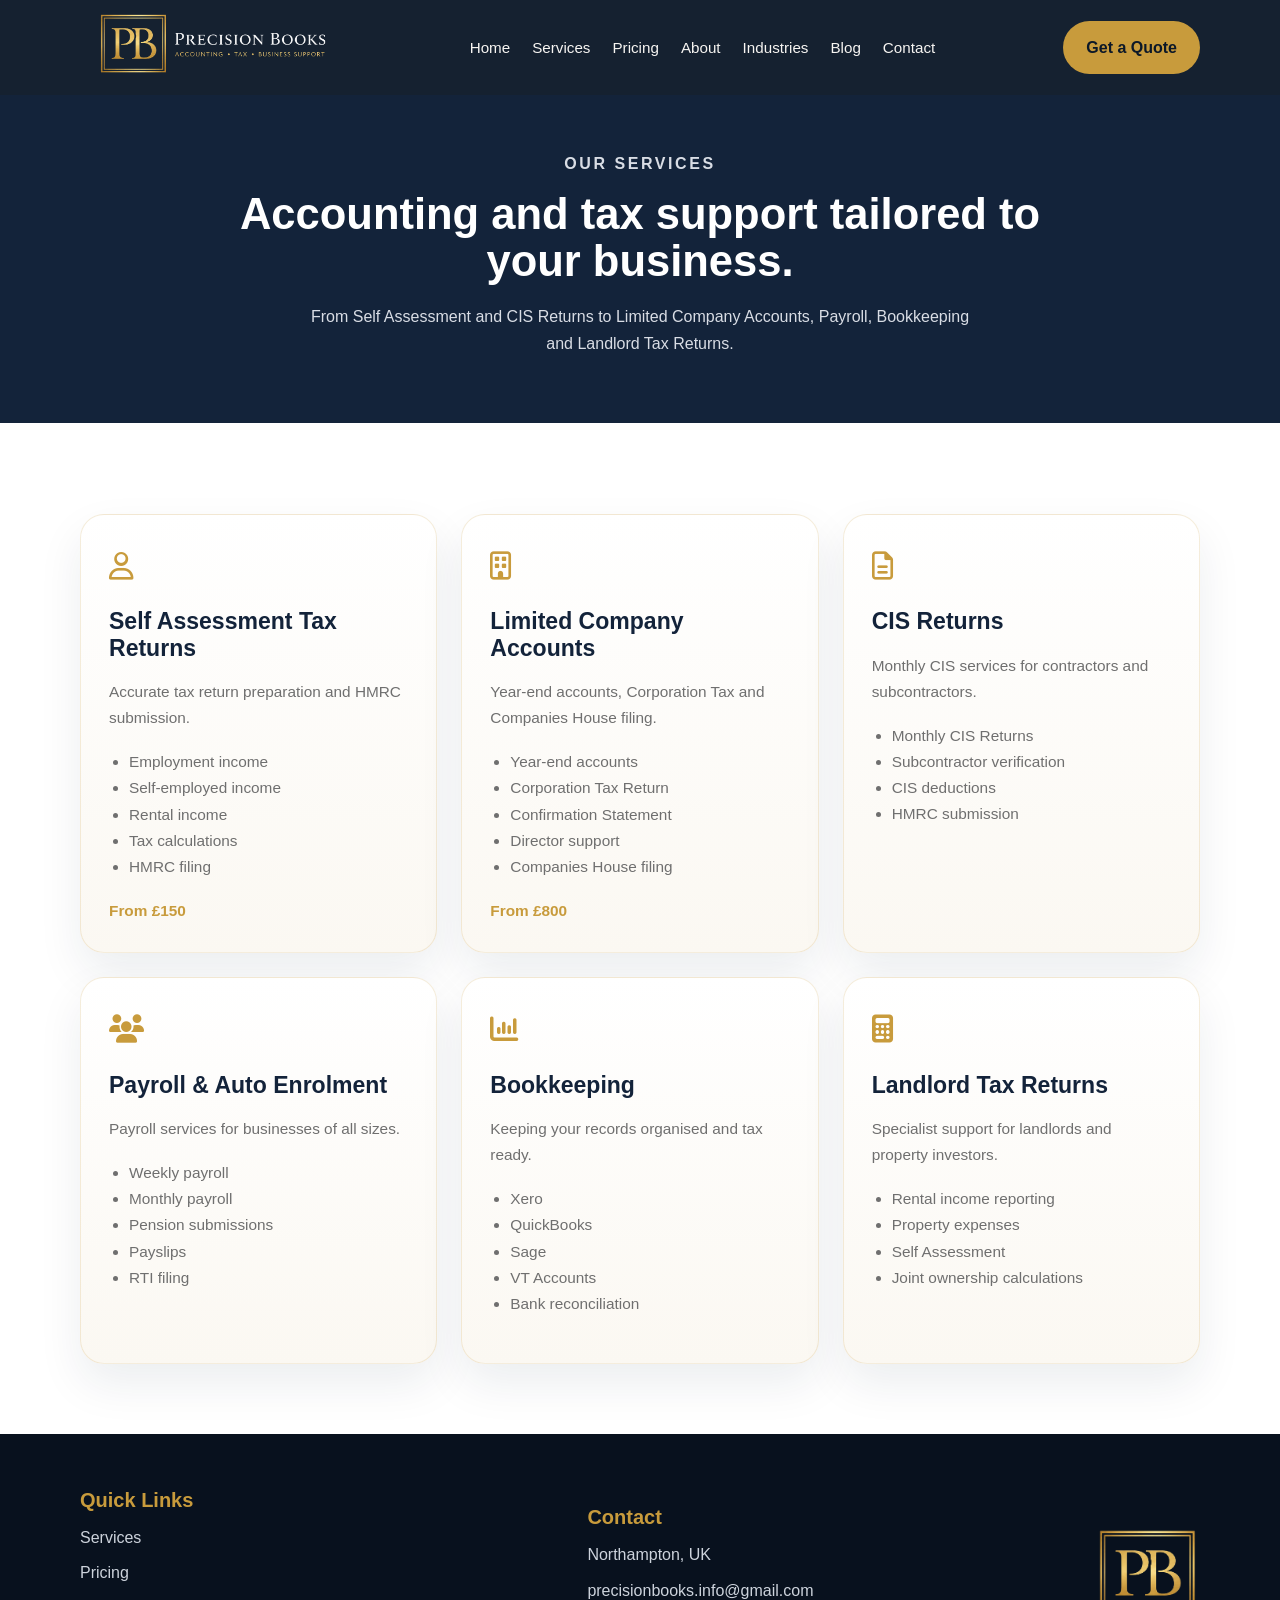
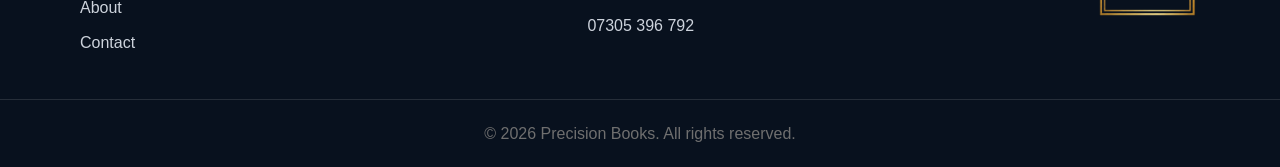
<file: services.html>
<!DOCTYPE html>
<html lang="en">

<head>
  <meta charset="UTF-8">
  <meta name="viewport" content="width=device-width, initial-scale=1.0">
  <title>Services | Precision Books</title>
  <meta name="description" content="Professional accounting, bookkeeping, payroll, CIS and landlord tax services.">
  <link rel="stylesheet" href="style.css">
  <link rel="icon" type="image/png" href="images/favicon.png">
  <link rel="stylesheet" href="https://cdnjs.cloudflare.com/ajax/libs/font-awesome/6.5.2/css/all.min.css">
</head>

<body>

<header class="site-header">
    <div class="container header-inner">
      <a href="index.html" class="logo">
  <img src="images/logo_4.png" alt="Precision Books logo">
</a>

    <button class="nav-toggle" aria-label="Open menu">
      <i class="fa-solid fa-bars"></i>
    </button>

    <nav class="main-nav">
      <a href="index.html">Home</a>
      <a href="services.html">Services</a>
      <a href="pricing.html">Pricing</a>
      <a href="about.html">About</a>
      <a href="industries.html">Industries</a>
      <a href="blog.html">Blog</a>
      <a href="contact.html">Contact</a>
    </nav>

    <a href="contact.html" class="btn btn-gold">Get a Quote</a>
  </div>
</header>

<main>

  <section class="page-hero">
    <div class="container">
      <p class="eyebrow">Our Services</p>
      <h1>Accounting and tax support tailored to your business.</h1>
      <p>
        From Self Assessment and CIS Returns to Limited Company Accounts,
        Payroll, Bookkeeping and Landlord Tax Returns.
      </p>
    </div>
  </section>

  <section class="services-page">
  <div class="container services-list">

    <article class="service-detail-card">
      <span class="service-icon">
        <i class="fa-regular fa-user"></i>
      </span>
      <h2>Self Assessment Tax Returns</h2>

      <p>Accurate tax return preparation and HMRC submission.</p>

      <ul>
        <li>Employment income</li>
        <li>Self-employed income</li>
        <li>Rental income</li>
        <li>Tax calculations</li>
        <li>HMRC filing</li>
      </ul>

      <p class="price-note">From £150</p>
    </article>

    <article class="service-detail-card">
      <span class="service-icon">
        <i class="fa-regular fa-building"></i>
      </span>
      <h2>Limited Company Accounts</h2>

      <p>
        Year-end accounts, Corporation Tax and Companies House filing.
      </p>

      <ul>
        <li>Year-end accounts</li>
        <li>Corporation Tax Return</li>
        <li>Confirmation Statement</li>
        <li>Director support</li>
        <li>Companies House filing</li>
      </ul>

      <p class="price-note">From £800</p>
    </article>

    <article class="service-detail-card">
      <span class="service-icon">
        <i class="fa-regular fa-file-lines"></i>
      </span>
      <h2>CIS Returns</h2>

      <p>
        Monthly CIS services for contractors and subcontractors.
      </p>

      <ul>
        <li>Monthly CIS Returns</li>
        <li>Subcontractor verification</li>
        <li>CIS deductions</li>
        <li>HMRC submission</li>
      </ul>
    </article>

    <article class="service-detail-card">
      <span class="service-icon">
        <i class="fa-solid fa-users"></i>
      </span>
      <h2>Payroll & Auto Enrolment</h2>

      <p>
        Payroll services for businesses of all sizes.
      </p>

      <ul>
        <li>Weekly payroll</li>
        <li>Monthly payroll</li>
        <li>Pension submissions</li>
        <li>Payslips</li>
        <li>RTI filing</li>
      </ul>
    </article>

    <article class="service-detail-card">
      <span class="service-icon">
        <i class="fa-solid fa-chart-column"></i>
      </span>
      <h2>Bookkeeping</h2>

      <p>
        Keeping your records organised and tax ready.
      </p>

      <ul>
        <li>Xero</li>
        <li>QuickBooks</li>
        <li>Sage</li>
        <li>VT Accounts</li>
        <li>Bank reconciliation</li>
      </ul>
    </article>

    <article class="service-detail-card">
      <span class="service-icon">
        <i class="fa-solid fa-calculator"></i>
      </span>
      <h2>Landlord Tax Returns</h2>

      <p>
        Specialist support for landlords and property investors.
      </p>

      <ul>
        <li>Rental income reporting</li>
        <li>Property expenses</li>
        <li>Self Assessment</li>
        <li>Joint ownership calculations</li>
      </ul>
    </article>

  </div>
</section>
</main>

<footer class="site-footer">
  <div class="container footer-grid">

    <div>
      <h3>Quick Links</h3>
      <a href="services.html">Services</a>
      <a href="pricing.html">Pricing</a>
      <a href="about.html">About</a>
      <a href="contact.html">Contact</a>
    </div>

    <div>
      <h3>Contact</h3>
      <p>Northampton, UK</p>
      <p>
        <a href="mailto:precisionbooks.info@gmail.com">
          precisionbooks.info@gmail.com
        </a>
      </p>
      <p>
        <a href="tel:07305396792">
          07305 396 792
        </a>
      </p>
    </div>

    <div>
      <a href="index.html" class="logo">
        <img src="images/favicon_footer.png" alt="Precision Books logo">
      </a>
    </div>

  </div>

  <div class="footer-bottom">
    <p>© 2026 Precision Books. All rights reserved.</p>
  </div>
</footer>

<script>
document.addEventListener("DOMContentLoaded", () => {
  const navToggle = document.querySelector(".nav-toggle");
  const mainNav = document.querySelector(".main-nav");

  if (navToggle && mainNav) {
    navToggle.addEventListener("click", () => {
      mainNav.classList.toggle("active");
    });
  }
});
</script>

</body>
</html>
</file>
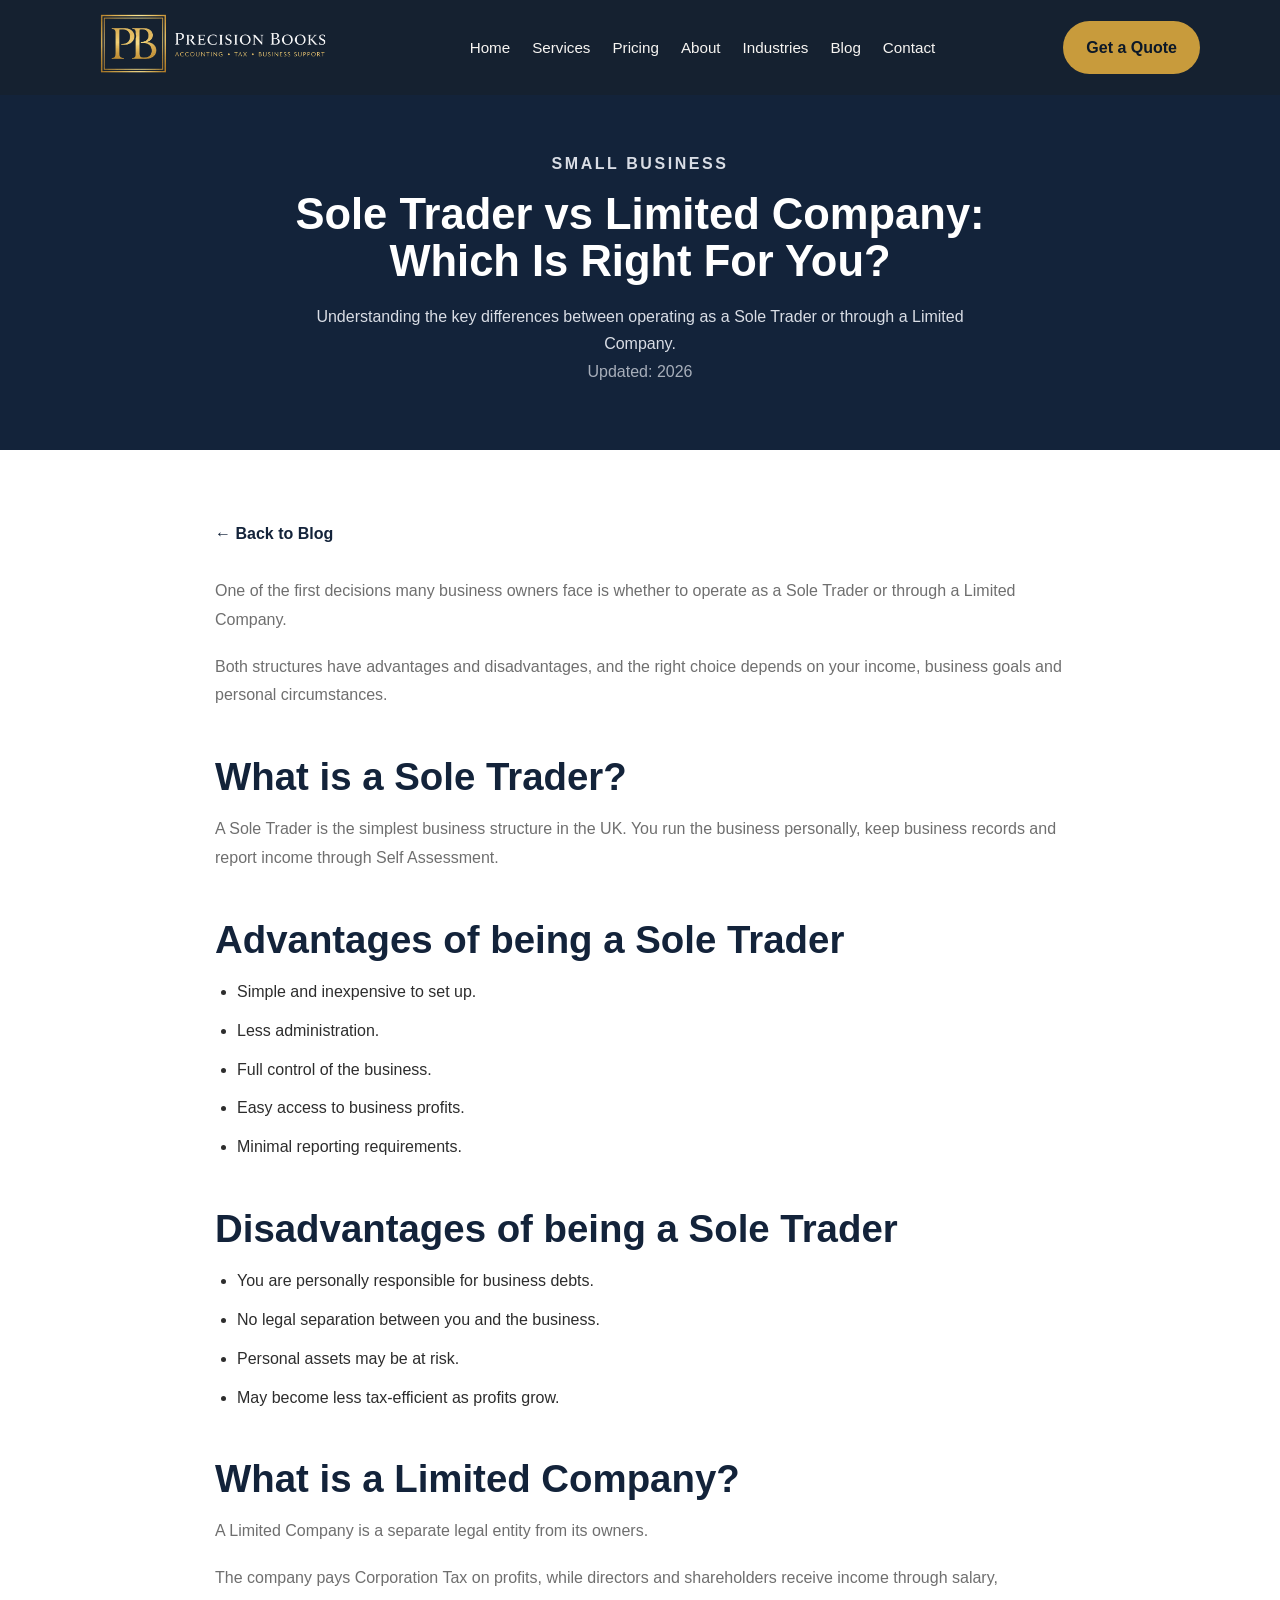
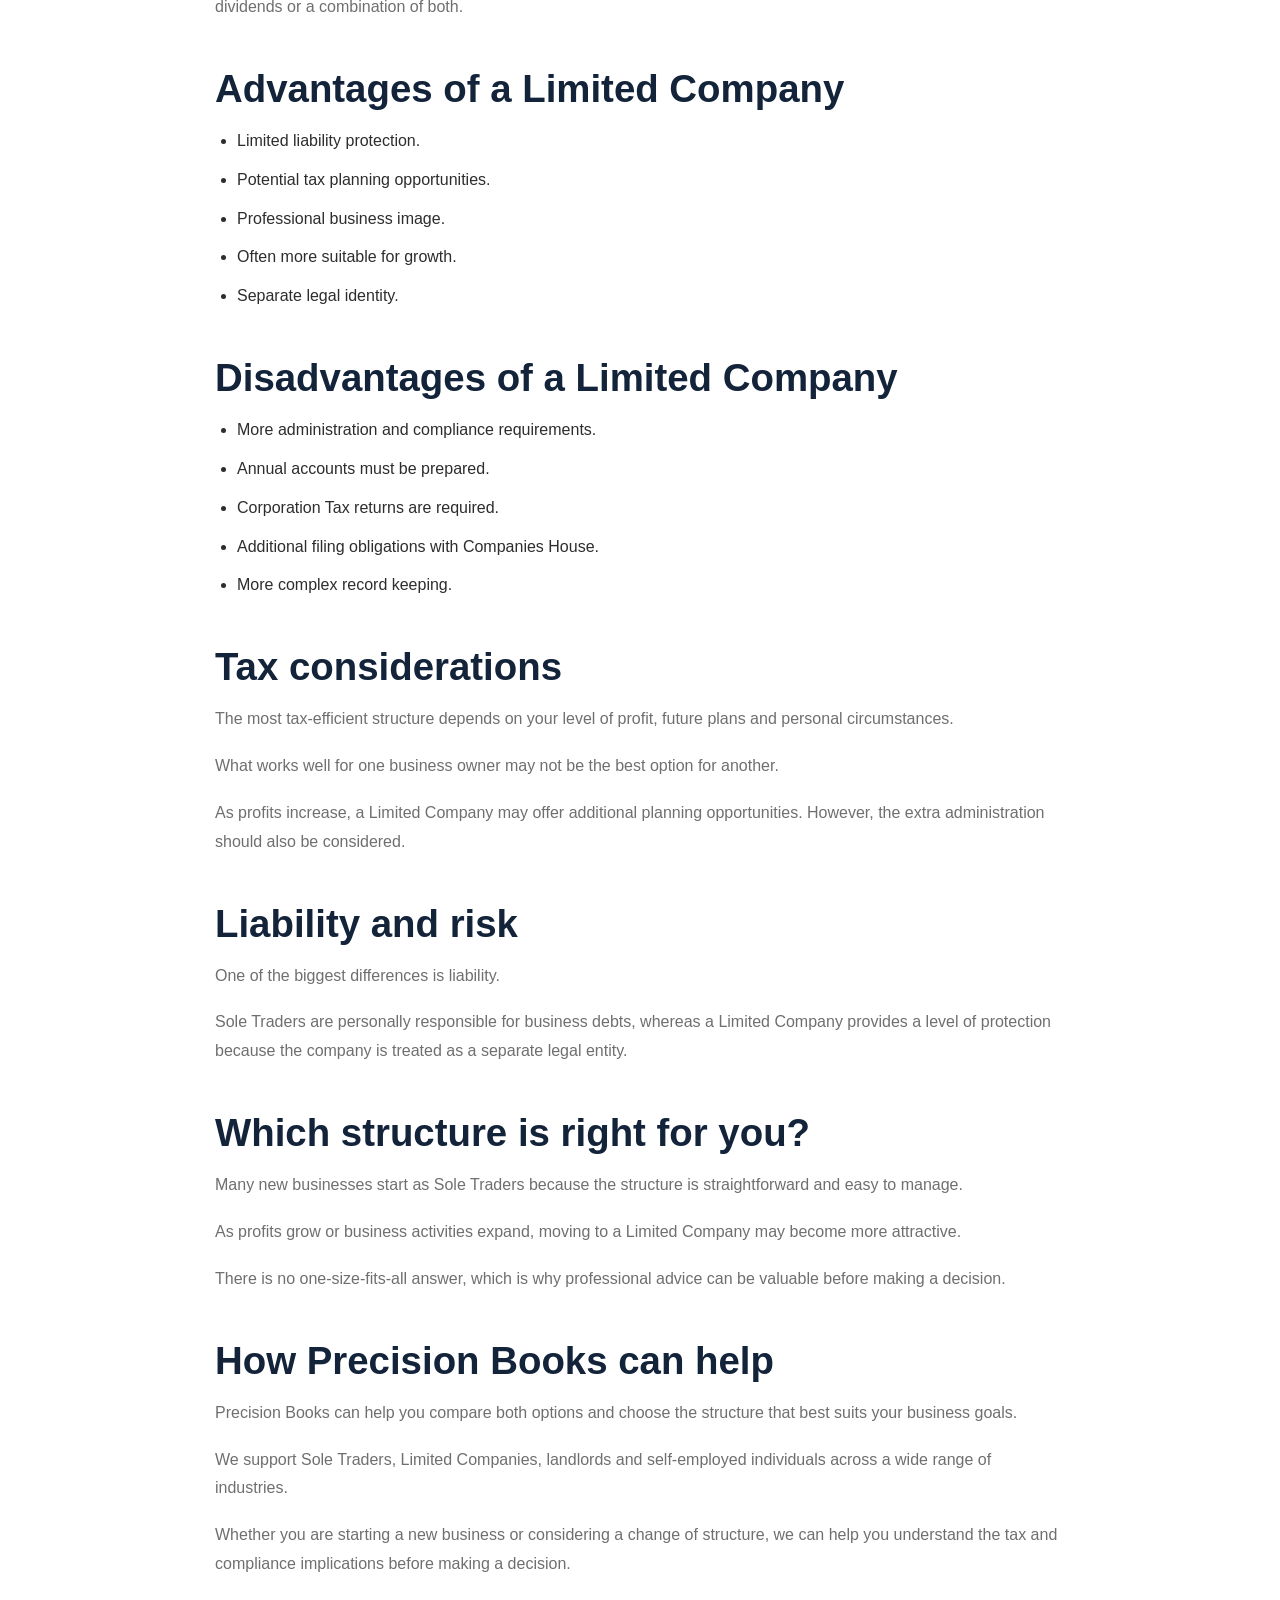
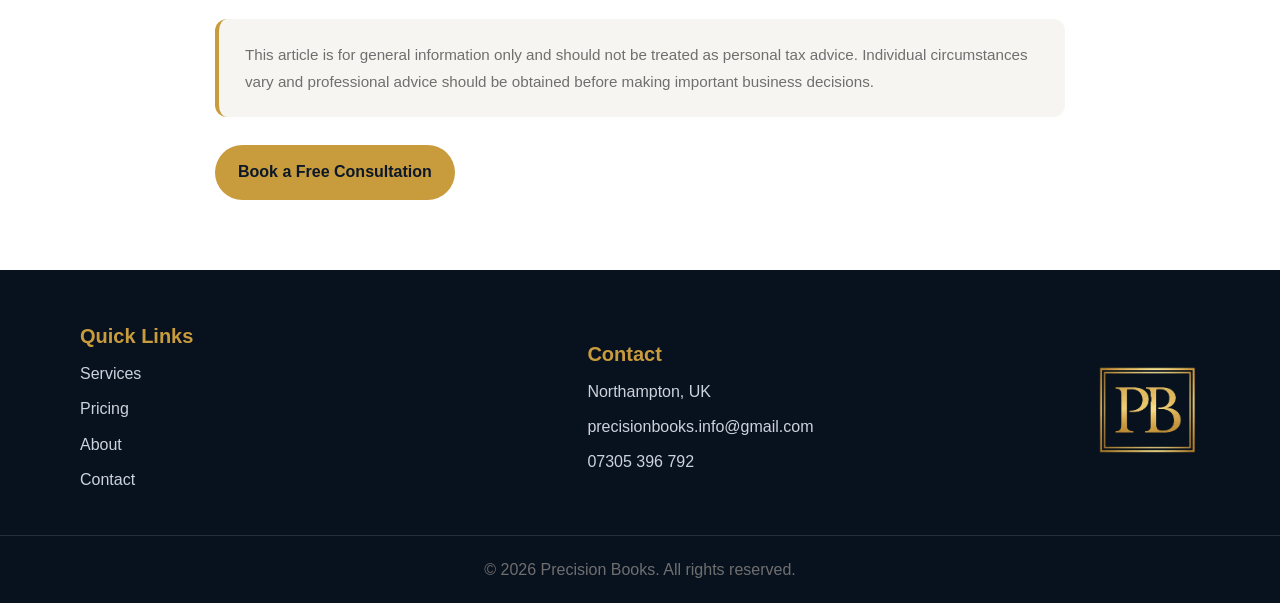
<file: sole-trader-vs-limited-company.html>
<!DOCTYPE html>
<html lang="en">

<head>
  <meta charset="UTF-8">
  <meta name="viewport" content="width=device-width, initial-scale=1.0">

  <title>Sole Trader vs Limited Company: Which Is Right For You? | Precision Books</title>
  <meta name="description" content="Compare Sole Trader and Limited Company structures in the UK, including tax, liability, administration requirements and business growth considerations.">

  <meta name="keywords" content="sole trader vs limited company, sole trader tax, limited company tax, business structure UK, corporation tax, self employed UK, company formation">
  <meta name="author" content="Precision Books">
  <meta name="robots" content="index, follow">

  <link rel="canonical" href="https://precision-books.co.uk/sole-trader-vs-limited-company.html">

  <meta property="og:title" content="Sole Trader vs Limited Company: Which Is Right For You? | Precision Books">
  <meta property="og:description" content="Learn the key differences between operating as a Sole Trader or through a Limited Company and which option may suit your business.">
  <meta property="og:type" content="article">
  <meta property="og:url" content="https://precision-books.co.uk/sole-trader-vs-limited-company.html">
  <meta property="og:image" content="https://precision-books.co.uk/images/logo.png">
  <meta property="og:site_name" content="Precision Books">

  <meta name="twitter:card" content="summary_large_image">
  <meta name="twitter:title" content="Sole Trader vs Limited Company: Which Is Right For You? | Precision Books">
  <meta name="twitter:description" content="Compare Sole Trader and Limited Company structures, including tax, liability and administration.">
  <meta name="twitter:image" content="https://precision-books.co.uk/images/logo.png">

  <script type="application/ld+json">
  {
    "@context": "https://schema.org",
    "@type": "Article",
    "headline": "Sole Trader vs Limited Company: Which Is Right For You?",
    "description": "Compare Sole Trader and Limited Company structures in the UK, including tax, liability, administration requirements and business growth considerations.",
    "author": {
      "@type": "Organization",
      "name": "Precision Books"
    },
    "publisher": {
      "@type": "Organization",
      "name": "Precision Books",
      "logo": {
        "@type": "ImageObject",
        "url": "https://precision-books.co.uk/images/logo.png"
      }
    },
    "mainEntityOfPage": {
      "@type": "WebPage",
      "@id": "https://precision-books.co.uk/sole-trader-vs-limited-company.html"
    },
    "datePublished": "2026-06-17",
    "dateModified": "2026-06-17"
  }
  </script>

  <link rel="icon" type="image/png" href="images/favicon.png">
  <link rel="stylesheet" href="style.css">
  <link rel="stylesheet" href="https://cdnjs.cloudflare.com/ajax/libs/font-awesome/6.5.2/css/all.min.css">
</head>

<body>

<header class="site-header">
  <div class="container header-inner">
    <a href="index.html" class="logo">
      <img src="images/logo_4.png" alt="Precision Books logo">
    </a>

    <button class="nav-toggle" aria-label="Open menu">
      <i class="fa-solid fa-bars"></i>
    </button>

    <nav class="main-nav">
      <a href="index.html">Home</a>
      <a href="services.html">Services</a>
      <a href="pricing.html">Pricing</a>
      <a href="about.html">About</a>
      <a href="industries.html">Industries</a>
      <a href="blog.html">Blog</a>
      <a href="contact.html">Contact</a>
    </nav>

    <a href="contact.html" class="btn btn-gold">Get a Quote</a>
  </div>
</header>

<main>

  <section class="page-hero">
    <div class="container">
      <p class="eyebrow">Small Business</p>

      <h1>Sole Trader vs Limited Company: Which Is Right For You?</h1>

      <p>
        Understanding the key differences between operating as a Sole Trader
        or through a Limited Company.
      </p>

      <p class="article-date">Updated: 2026</p>
    </div>
  </section>

  <section class="article-section">
    <div class="container article-container">
      <a href="blog.html" class="back-link">← Back to Blog</a>

      <article class="article-content">

        <p>
          One of the first decisions many business owners face is whether to
          operate as a Sole Trader or through a Limited Company.
        </p>

        <p>
          Both structures have advantages and disadvantages, and the right
          choice depends on your income, business goals and personal
          circumstances.
        </p>

        <h2>What is a Sole Trader?</h2>

        <p>
          A Sole Trader is the simplest business structure in the UK. You run
          the business personally, keep business records and report income
          through Self Assessment.
        </p>

        <h2>Advantages of being a Sole Trader</h2>

        <ul>
          <li>Simple and inexpensive to set up.</li>
          <li>Less administration.</li>
          <li>Full control of the business.</li>
          <li>Easy access to business profits.</li>
          <li>Minimal reporting requirements.</li>
        </ul>

        <h2>Disadvantages of being a Sole Trader</h2>

        <ul>
          <li>You are personally responsible for business debts.</li>
          <li>No legal separation between you and the business.</li>
          <li>Personal assets may be at risk.</li>
          <li>May become less tax-efficient as profits grow.</li>
        </ul>

        <h2>What is a Limited Company?</h2>

        <p>
          A Limited Company is a separate legal entity from its owners.
        </p>

        <p>
          The company pays Corporation Tax on profits, while directors and
          shareholders receive income through salary, dividends or a
          combination of both.
        </p>

        <h2>Advantages of a Limited Company</h2>

        <ul>
          <li>Limited liability protection.</li>
          <li>Potential tax planning opportunities.</li>
          <li>Professional business image.</li>
          <li>Often more suitable for growth.</li>
          <li>Separate legal identity.</li>
        </ul>

        <h2>Disadvantages of a Limited Company</h2>

        <ul>
          <li>More administration and compliance requirements.</li>
          <li>Annual accounts must be prepared.</li>
          <li>Corporation Tax returns are required.</li>
          <li>Additional filing obligations with Companies House.</li>
          <li>More complex record keeping.</li>
        </ul>

        <h2>Tax considerations</h2>

        <p>
          The most tax-efficient structure depends on your level of profit,
          future plans and personal circumstances.
        </p>

        <p>
          What works well for one business owner may not be the best option
          for another.
        </p>

        <p>
          As profits increase, a Limited Company may offer additional planning
          opportunities. However, the extra administration should also be
          considered.
        </p>

        <h2>Liability and risk</h2>

        <p>
          One of the biggest differences is liability.
        </p>

        <p>
          Sole Traders are personally responsible for business debts, whereas
          a Limited Company provides a level of protection because the company
          is treated as a separate legal entity.
        </p>

        <h2>Which structure is right for you?</h2>

        <p>
          Many new businesses start as Sole Traders because the structure is
          straightforward and easy to manage.
        </p>

        <p>
          As profits grow or business activities expand, moving to a Limited
          Company may become more attractive.
        </p>

        <p>
          There is no one-size-fits-all answer, which is why professional
          advice can be valuable before making a decision.
        </p>

        <h2>How Precision Books can help</h2>

        <p>
          Precision Books can help you compare both options and choose the
          structure that best suits your business goals.
        </p>

        <p>
          We support Sole Traders, Limited Companies, landlords and
          self-employed individuals across a wide range of industries.
        </p>

        <p>
          Whether you are starting a new business or considering a change of
          structure, we can help you understand the tax and compliance
          implications before making a decision.
        </p>

        <div class="article-disclaimer">
          <p>
            This article is for general information only and should not be
            treated as personal tax advice. Individual circumstances vary and
            professional advice should be obtained before making important
            business decisions.
          </p>
        </div>

        <a href="contact.html" class="btn btn-gold">
          Book a Free Consultation
        </a>

      </article>

    </div>
  </section>

</main>

<footer class="site-footer">
  <div class="container footer-grid">

    <div>
      <h3>Quick Links</h3>
      <a href="services.html">Services</a>
      <a href="pricing.html">Pricing</a>
      <a href="about.html">About</a>
      <a href="contact.html">Contact</a>
    </div>

    <div>
      <h3>Contact</h3>
      <p>Northampton, UK</p>
      <p>
        <a href="mailto:precisionbooks.info@gmail.com">
          precisionbooks.info@gmail.com
        </a>
      </p>
      <p>
        <a href="tel:07305396792">
          07305 396 792
        </a>
      </p>
    </div>

    <div>
      <a href="index.html" class="logo">
        <img src="images/favicon_footer.png" alt="Precision Books logo">
      </a>
    </div>

  </div>

  <div class="footer-bottom">
    <p>© 2026 Precision Books. All rights reserved.</p>
  </div>
</footer>

<script>
document.addEventListener("DOMContentLoaded", () => {
  const navToggle = document.querySelector(".nav-toggle");
  const mainNav = document.querySelector(".main-nav");

  if (navToggle && mainNav) {
    navToggle.addEventListener("click", () => {
      mainNav.classList.toggle("active");
    });
  }
});
</script>

</body>
</html>
</file>
<file: style.css>
:root {

  --navy: #13233a;

  --navy-dark: #0c1828;

  --gold: #c89b3c;

  --gold-light: #e4c985;

  --cream: #f7f5f2;

  --white: #ffffff;

  --text: #2d2d2d;

  --muted: #6f6f6f;

  --border: #e6e0d7;

  --shadow: 0 18px 45px rgba(19, 35, 58, 0.12);

}



/* Base */



* {

  margin: 0;

  padding: 0;

  box-sizing: border-box;

}



html {

  scroll-behavior: smooth;

}



body {

  font-family: "Inter", Arial, sans-serif;

  color: var(--text);

  background: var(--cream);

  line-height: 1.7;

}



img {

  max-width: 100%;

  display: block;

}



a {

  text-decoration: none;

  color: inherit;

}



ul {

  padding-left: 20px;

}



.container {

  width: min(1120px, 92%);

  margin: 0 auto;

}



.center {

  text-align: center;

}



/* Typography */



h1,

h2,

h3 {

  color: var(--navy);

  line-height: 1.15;

}



h1 {

  font-size: clamp(2.1rem, 3.5vw, 3.6rem);

  margin-bottom: 18px;

}



h1 span {

  color: var(--gold);

}



h2 {

  font-size: clamp(1.7rem, 2.6vw, 2.5rem);

  margin-bottom: 18px;

}



h3 {

  font-size: 1.25rem;

  margin-bottom: 10px;

}



p {

  color: var(--muted);

}



.eyebrow {

  color: var(--gold);

  text-transform: uppercase;

  letter-spacing: 0.16em;

  font-size: 0.78rem;

  font-weight: 800;

  margin-bottom: 12px;

}



/* Header */



.site-header {

  background: rgba(12, 24, 40, 0.96);

  backdrop-filter: blur(14px);

  border-bottom: none;

  position: sticky;

  top: 0;

  z-index: 100;

}



.header-inner {

  min-height: 76px;

  display: flex;

  align-items: center;

  justify-content: space-between;

  gap: 24px;

}



.logo {

  display: flex;

  align-items: center;

  gap: 12px;

  color: var(--white);

}



.logo img {

  height: 95px;

  width: auto;

  display: block;

}



.logo strong {

  display: block;

  font-size: 1.1rem;

  color: var(--white);

}



.logo small {

  color: #d9dde5;

  font-size: 0.75rem;

}



.main-nav {

  display: flex;

  gap: 22px;

  font-size: 0.95rem;

  color: var(--white);

}



.main-nav a {

  position: relative;

  padding: 6px 0;

  color: #f7f5f2;

}



.main-nav a::after {

  content: "";

  position: absolute;

  left: 0;

  bottom: 0;

  width: 0;

  height: 2px;

  background: var(--gold);

  transition: 0.25s ease;

}



.main-nav a:hover {

  color: var(--gold);

}



.main-nav a:hover::after {

  width: 100%;

}



/* Buttons */



.btn {

  display: inline-flex;

  align-items: center;

  justify-content: center;

  padding: 12px 22px;

  border-radius: 999px;

  font-weight: 700;

  transition: 0.25s ease;

  border: 1px solid transparent;

}



.btn-gold {

  background: var(--gold);

  color: var(--navy-dark);

}



.btn-gold:hover {

  background: var(--gold-light);

}



.btn-navy {

  background: var(--navy);

  color: var(--white);

}



.btn-navy:hover {

  background: var(--navy-dark);

}



.btn-outline {

  border-color: var(--gold);

  color: var(--navy);

  background: transparent;

}



.btn-outline:hover {

  background: var(--gold);

  color: var(--navy-dark);

}



/* Shared grids */



.hero-grid,

.about-grid,

.contact-grid,

.cta-inner {

  display: grid;

  grid-template-columns: 1fr 1fr;

  gap: 56px;

  align-items: center;

}



.cards-grid,

.services-list,

.experience-grid,

.values-grid,

.software-grid,

.pricing-grid,

.faq-grid,

.benefits-grid,

.industries-grid,

.blog-grid {

  display: grid;

  grid-template-columns: repeat(3, 1fr);

  gap: 24px;

  margin-top: 36px;

}



/* Homepage hero */



.hero {

  position: relative;

  overflow: hidden;

  padding: 70px 0;

  min-height: auto;

  background:

    radial-gradient(circle at 82% 30%, rgba(200, 155, 60, 0.12), transparent 28%),

    linear-gradient(90deg, #ffffff 0%, #f7f5f2 42%, #eadfce 100%);

}



.hero-grid {

  grid-template-columns: 0.95fr 1.05fr;

  gap: 40px;

}



.hero-content {

  max-width: 620px;

  background: rgba(255, 255, 255, 0.85);

  border: 1px solid rgba(230, 224, 215, 0.8);

  border-radius: 28px;

  padding: 28px 32px;

  box-shadow: 0 20px 50px rgba(19, 35, 58, 0.08);

}



.hero-content h1 {

  font-size: clamp(2.2rem, 3.4vw, 3.2rem);

  line-height: 1.08;

  letter-spacing: -0.05em;

  margin-bottom: 18px;

}



.hero-content p {

  max-width: 520px;

  font-size: 1.05rem;

  margin-bottom: 18px;

}



.hero-buttons {

  display: flex;

  gap: 14px;

  margin: 30px 0;

  flex-wrap: wrap;

}



.software-logos {

  display: flex;

  flex-wrap: wrap;

  gap: 10px;

}



.software-logos span,

.industry-grid span {

  background: var(--white);

  border: 1px solid var(--border);

  padding: 10px 16px;

  border-radius: 999px;

  color: var(--navy);

  font-weight: 700;

}



/* Homepage hero image */



.hero-image {

  position: relative;

  overflow: visible;

  border-radius: 28px;

  background: var(--navy-dark);

  box-shadow: 0 35px 80px rgba(12, 24, 40, 0.28);

}



.hero-image img {

  width: 100%;

  height: 480px;

  object-fit: cover;

  object-position: center;

  border-radius: 28px;

  border: 7px solid var(--navy-dark);

  box-shadow: 0 35px 80px rgba(12, 24, 40, 0.28);

}



.hero-service-card {

  position: absolute;

  right: -185px;

  top: 68%;

  transform: translateY(-50%);

  width: 210px;

  background: rgba(12, 24, 40, 0.96);

  border: 1px solid rgba(200, 155, 60, 0.55);

  border-radius: 22px;

  padding: 10px 18px;

  color: var(--white);

  z-index: 10;

  box-shadow: 0 25px 60px rgba(0, 0, 0, 0.35);

}



.hero-service-card div {

  display: flex;

  align-items: center;

  gap: 14px;

  padding: 12px 0;

  border-bottom: 1px solid rgba(255, 255, 255, 0.12);

  color: var(--white);

  font-weight: 700;

  font-size: 0.9rem;

}



.hero-service-card div:last-child {

  border-bottom: none;

}



.hero-service-card i {

  width: 24px;

  color: var(--gold);

  font-size: 1.1rem;

  text-align: center;

}



/* Page heroes */



.page-hero {

  background: var(--navy);

  color: var(--white);

  text-align: center;

  padding: 55px 0 65px;

}



.page-hero .eyebrow {

  margin-bottom: 14px;

}



.page-hero h1 {

  color: var(--white);

  font-size: clamp(2rem, 3.4vw, 3.3rem);

  line-height: 1.08;

  max-width: 820px;

  margin: 0 auto 18px;

}



.page-hero p {

  max-width: 680px;

  margin: 0 auto;

  color: #d9dde5;

  font-size: 1rem;

}



/* Cards */



.service-card,

.service-detail-card,

.experience-card,

.value-card,

.software-card,

.pricing-card,

.faq-item,

.benefit-card,

.industry-card,

.blog-card,

.contact-card,

.note-box,

.newsletter-box,

.highlight-box {

  background: linear-gradient(180deg, #ffffff 0%, #fbf8f2 100%);

  border: 1px solid rgba(200, 155, 60, 0.18);

  border-radius: 24px;

  padding: 28px;

  box-shadow: 0 20px 45px rgba(19, 35, 58, 0.08);

}



.service-card:hover,

.industry-card:hover,

.blog-card:hover,

.pricing-card:hover {

  transform: translateY(-4px);

  transition: 0.25s ease;

}



.service-card h3 i {

  color: var(--gold);

  font-size: 1.4rem;

  margin-right: 10px;

}



.service-icon {

  display: block;

  margin-bottom: 18px;

  font-size: 1.75rem;

  color: var(--gold);

}



.service-icon i {

  color: var(--gold);

}



/* Subpage sections */



.services-page,

.pricing-section,

.industries-section,

.blog-section,

.contact-section {

  background: var(--white);

  padding: 55px 0 70px;

}



.service-detail-card,

.pricing-card,

.industry-card,

.blog-card,

.contact-card {

  padding: 28px;

}



.service-detail-card h2,

.pricing-card h3,

.industry-card h3,

.blog-card h2,

.contact-card h3 {

  font-size: clamp(1.35rem, 1.8vw, 1.75rem);

  line-height: 1.15;

}



.service-detail-card p,

.service-detail-card li,

.pricing-card p,

.pricing-card li,

.industry-card p,

.blog-card p,

.contact-card p {

  font-size: 0.96rem;

}



.service-detail-card ul,

.pricing-card ul,

.article-highlights {

  margin: 18px 0;

  padding-left: 20px;

  color: var(--muted);

}



.price-note,

.price {

  color: var(--gold);

  font-weight: 900;

  font-size: 1.25rem;

}



/* Homepage services and industries */



.services-preview {

  background: var(--white);

  padding: 70px 0 90px;

}



.services-preview .eyebrow,

.services-preview h2,

.industries-preview .eyebrow,

.industries-preview h2 {

  text-align: center;

}



.services-preview h2,

.industries-preview h2 {

  max-width: 900px;

  margin-left: auto;

  margin-right: auto;

  margin-bottom: 36px;

}



.about-preview {

  padding: 90px 0 50px;

}



.about-preview .eyebrow {

  margin-bottom: 16px;

}



.about-preview h2 {

  margin-bottom: 22px;

}



.about-preview .btn {

  margin-top: 18px;

}



.industries-preview {

  padding: 55px 0 85px;

}



.industry-grid {

  display: flex;

  flex-wrap: wrap;

  justify-content: center;

  gap: 12px;

  text-align: center;

  margin-top: 32px;

}



/* Images */



.about-image img,

.about-preview img {

  border-radius: 28px;

  box-shadow: var(--shadow);

}



/* Pricing */



.pricing-card {

  background: var(--white);

}



.pricing-card.featured {

  background: var(--navy);

  color: var(--white);

  transform: scale(1.02);

}



.pricing-card.featured h3,

.pricing-card.featured .price {

  color: var(--gold);

}



.badge,

.blog-category {

  display: inline-block;

  background: var(--gold);

  color: var(--navy-dark);

  padding: 6px 12px;

  border-radius: 999px;

  font-size: 0.75rem;

  font-weight: 800;

  margin-bottom: 16px;

}



.additional-services,

.faq-section,

.pricing-note,

.software-section,

.values-section,

.experience-section {

  padding: 55px 0;

}



.additional-services h2,

.faq-section h2,

.software-section h2,

.values-section h2,

.experience-section h2 {

  font-size: clamp(1.8rem, 2.6vw, 2.6rem);

  text-align: center;

  margin-bottom: 32px;

}



.service-table {

  margin-top: 24px;

  background: var(--white);

  border-radius: 24px;

  overflow: hidden;

  border: 1px solid var(--border);

}



.service-row {

  display: flex;

  justify-content: space-between;

  padding: 16px 24px;

  border-bottom: 1px solid var(--border);

}



.service-row:last-child {

  border-bottom: none;

}



/* About, trust, CTA */



.trust-strip {

    background: linear-gradient(135deg, var(--navy-dark), var(--navy));

    color: var(--white);

    padding: 25px 0;

}



.trust-grid {

    display: grid;

    grid-template-columns: repeat(4, 1fr);

    gap: 24px;

    text-align: center;

    font-weight: 700;

    font-size: 1rem;

}



.about-content p {

  font-size: 1.05rem;

  margin-bottom: 18px;

}



.about-content h2 {

  font-size: clamp(1.8rem, 2.8vw, 2.6rem);

}



.cta {

  background: var(--navy);

  color: var(--white);

  padding: 75px 0;

}



.cta h2 {

  color: var(--white);

  font-size: clamp(1.9rem, 3vw, 2.8rem);

}



/* Contact */



.contact-section {

  background: var(--white);

  padding: 70px 0 40px;

}



.contact-grid {

  align-items: stretch;

  gap: 70px;

}



.contact-card {

  display: flex;

  align-items: center;

  gap: 16px;

  margin-bottom: 18px;

  padding: 28px 32px;

  min-height: 120px;

  background: var(--white);

}



.contact-card i {

  color: var(--gold);

  font-size: 1.2rem;

  width: 24px;

}



.contact-form-wrapper {

  background: var(--navy);

  padding: 22px;

  border-radius: 20px;

  box-shadow: var(--shadow);

}



.contact-form .form-group {

  margin-bottom: 12px;

}



.contact-form label {

  display: block;

  color: var(--white);

  font-weight: 700;

  font-size: 0.95rem;

  margin-bottom: 6px;

}



.contact-form input,

.contact-form select {

  width: 100%;

  height: 52px;

  padding: 12px 16px;

  border-radius: 14px;

  border: none;

  font: inherit;

}



.contact-form textarea {

  width: 100%;

  min-height: 80px;

  padding: 12px 16px;

  border-radius: 14px;

  border: none;

  font: inherit;

  resize: vertical;

}



.contact-benefits {

  background: var(--cream);

  padding: 30px 0 50px;

}



.contact-benefits .eyebrow {

  text-align: center;

  margin-bottom: 12px;

}



.contact-benefits h2 {

  max-width: 850px;

  margin: 0 auto 36px;

  text-align: center;

  font-size: clamp(2rem, 3vw, 2.7rem);

}



.contact-benefits .benefits-grid {

  margin-top: 0;

  padding-bottom: 0;

}



/* Footer */



.site-footer {

  background: #08111e;

  color: var(--white);

  padding: 55px 0 20px;

}



.footer-grid {

    display: grid;

    grid-template-columns: 1fr 1fr auto;

    gap: 60px;

    align-items: center;

}



.footer-grid a,

.footer-grid p {

  display: block;

  color: #cdd3dc;

  margin-bottom: 8px;

}



.footer-grid a:hover {

  color: var(--gold);

}



.footer-grid h3 {

  color: var(--gold);

  margin-bottom: 12px;

}



.footer-bottom {

  text-align: center;

  border-top: 1px solid rgba(255, 255, 255, 0.12);

  margin-top: 34px;

  padding-top: 20px;

  color: #cdd3dc;

}



/* Responsive */



@media (max-width: 1100px) {

  .hero-service-card {

    right: -70px;

  }

}



@media (max-width: 900px) {

  .header-inner {

    padding: 16px 0;

  }



  .hero-grid,

  .about-grid,

  .contact-grid,

  .cta-inner {

    grid-template-columns: 1fr;

  }



  .cards-grid,

  .services-list,

  .experience-grid,

  .values-grid,

  .software-grid,

  .pricing-grid,

  .faq-grid,

  .benefits-grid,

  .industries-grid,

  .blog-grid,

  .trust-grid,

  .footer-grid {

    grid-template-columns: 1fr;

  }



  .hero-image {

    overflow: hidden;

  }



  .hero-image img {

    height: auto;

  }



  .hero-service-card {

    position: static;

    transform: none;

    width: 100%;

    margin-top: 18px;

  }



  .pricing-card.featured {

    transform: none;

  }

}



@media (max-width: 520px) {

  section,

  .hero,

  .page-hero {

    padding: 48px 0;

  }



  .logo img {

    height: 72px;

  }



  .hero-content {

    padding: 26px;

  }



  .hero-content h1,

  .page-hero h1 {

    font-size: 2.25rem;

  }



  .btn {

    width: 100%;

  }



  .hero-buttons {

    flex-direction: column;

  }



  .service-row {

    flex-direction: column;

    gap: 6px;

  }

}



.about-story {

    padding: 100px 0;

}



.about-grid {

    gap: 90px;

}



.about-content .eyebrow {

    margin-bottom: 20px;

}



.about-content h2 {

    margin-bottom: 32px;

}



.industry-icon {

  font-size: 1.8rem;

  color: var(--gold);

  margin-bottom: 18px;

}



.industry-highlight {

  padding: 90px 0 100px;

}



.industry-highlight .highlight-box {

  max-width: 900px;

  margin: 0 auto;

  padding: 50px;

  text-align: center;

}



.industry-highlight h2 {

  font-size: clamp(2rem, 3vw, 2.8rem);

  margin-bottom: 18px;

}



.industry-highlight p {

  max-width: 720px;

  margin: 0 auto 24px;

}



/* Testimonials */



.testimonials-section {

  background: var(--white);

  padding: 90px 0;

}



.testimonials-section .eyebrow {

  text-align: center;

  margin-bottom: 12px;

}



.testimonials-section h2 {

  text-align: center;

  margin-bottom: 50px;

}



.testimonials-grid {

  display: grid;

  grid-template-columns: repeat(2, 1fr);

  gap: 30px;

}



.testimonial-card {

  background: linear-gradient(180deg, #ffffff 0%, #fbf8f2 100%);

  border: 1px solid rgba(200, 155, 60, 0.18);

  border-radius: 24px;

  padding: 32px;

  box-shadow: 0 20px 45px rgba(19, 35, 58, 0.08);

}



.stars {

  color: var(--gold);

  font-size: 1.2rem;

  margin-bottom: 18px;

}



.testimonial-card p {

  margin-bottom: 20px;

  font-style: italic;

}



.testimonial-card strong {

  color: var(--navy);

}



@media (max-width: 900px) {

  .testimonials-grid {

    grid-template-columns: 1fr;

  }

}



/* Mobile hamburger menu */



.nav-toggle {

  display: none;

  background: none;

  border: none;

  color: var(--gold);

  font-size: 1.8rem;

  cursor: pointer;

  padding: 8px;

}



@media (max-width: 900px) {

  .header-inner {

    display: flex;

    flex-direction: row;

    justify-content: space-between;

    align-items: center;

    flex-wrap: wrap;

  }



  .logo {

    flex: 0 0 auto;

  }



  .nav-toggle {

    display: block;

    margin-left: auto;

  }



  .main-nav {

    display: none;

    width: 100%;

    flex-direction: column;

    text-align: center;

    gap: 16px;

    padding: 18px 0 10px;

  }



  .main-nav.active {

    display: flex;

  }



  .header-inner .btn {

    display: none;

  }

}



.sr-only {

  position: absolute;

  width: 1px;

  height: 1px;

  padding: 0;

  margin: -1px;

  overflow: hidden;

  clip: rect(0,0,0,0);

  border: 0;

}



/* Article Pages */



.article-section {

  padding: 70px 0;

  background: var(--white);

}



.article-container {

  max-width: 850px;

  margin: 0 auto;

}



.article-content {

  line-height: 1.8;

}



.article-content p {

  margin-bottom: 18px;

}



.article-content h2 {

  margin-top: 45px;

  margin-bottom: 16px;

  font-size: clamp(1.8rem, 3vw, 2.6rem);

}



.article-content ul {

  margin: 0 0 28px;

  padding-left: 22px;

}



.article-content li {

  margin-bottom: 10px;

}



.article-date {

  margin-top: 18px;

  opacity: 0.75;

  font-size: 0.95rem;

}



.article-disclaimer {

  margin: 40px 0 28px;

  padding: 22px 26px;

  background: var(--cream);

  border-left: 4px solid var(--gold);

  border-radius: 12px;

}



.article-disclaimer p {

  margin-bottom: 0;

  font-size: 0.95rem;

}



.back-link {

  display: inline-block;

  margin-bottom: 30px;

  color: var(--navy);

  font-weight: 600;

}



.back-link:hover {

  color: var(--gold);

}



/* Upcoming self-employed app: restrained homepage teaser */

.app-preview { background: var(--navy); padding: 74px 0; }

.app-preview-inner { display: grid; grid-template-columns: minmax(0, 1.25fr) minmax(250px, .75fr); gap: clamp(28px, 5vw, 76px); align-items: center; }

.app-preview h2 { color: var(--white); max-width: 650px; }

.app-preview-copy > p:not(.eyebrow) { color: #dce2eb; max-width: 630px; }

.app-preview .eyebrow { color: var(--gold-light); }

.app-preview-features { list-style: none; padding: 0; margin: 24px 0; display: grid; gap: 12px; }

.app-preview-features li { color: var(--white); padding-left: 31px; position: relative; }

.app-preview-features li::before { content: '✓'; position: absolute; left: 0; top: 0; color: var(--gold-light); font-weight: 800; }

.app-preview .app-preview-note { font-size: .84rem; color: #bdc8d5; margin: 0 0 24px; }

.app-preview .btn { display: inline-block; max-width: 100%; white-space: normal; text-align: center; }

.app-preview-art { position: relative; padding: 20px 0 30px; }

.app-preview-window { background: #f8f7f3; border: 7px solid #34445a; border-radius: 19px; box-shadow: 0 22px 65px rgba(0,0,0,.25); overflow: hidden; transform: rotate(2deg); }

.app-preview-window-top { display: flex; gap: 5px; padding: 12px 15px; background: #e9e7e3; }

.app-preview-window-top span { height: 7px; width: 7px; border-radius: 50%; background: #c8bfae; }

.app-preview-window-content { padding: 23px; }

.app-preview-window-heading { height: 15px; width: 63%; background: var(--navy); border-radius: 4px; margin-bottom: 22px; }

.app-preview-window-cards { display: grid; grid-template-columns: 1fr 1fr; gap: 12px; }

.app-preview-window-cards i { display: block; height: 69px; background: #ece8df; border-radius: 9px; border-top: 5px solid var(--gold); }

.app-preview-window-chart { height: 110px; display: flex; align-items: flex-end; gap: 11px; padding: 14px 7px 0; border-bottom: 1px solid #d4d4d4; }

.app-preview-window-chart b { flex: 1; background: #c89b3c; opacity: .85; border-radius: 4px 4px 0 0; }

.app-preview-window-chart b:nth-child(1) { height: 34%; }.app-preview-window-chart b:nth-child(2) { height: 53%; }.app-preview-window-chart b:nth-child(3) { height: 42%; }.app-preview-window-chart b:nth-child(4) { height: 71%; }.app-preview-window-chart b:nth-child(5) { height: 61%; }.app-preview-window-chart b:nth-child(6) { height: 90%; }

.app-preview-window-lines { margin-top: 20px; display: grid; gap: 9px; }

.app-preview-window-lines i { display: block; height: 7px; width: 90%; background: #e3e1db; border-radius: 4px; }

.app-preview-window-lines i:nth-child(2) { width: 72%; }.app-preview-window-lines i:nth-child(3) { width: 80%; }

.app-preview-art-label { display: block; color: #b9c4d2; font-size: .72rem; text-align: center; margin-top: 20px; }

@media (max-width: 760px) { .app-preview { padding: 55px 0; }.app-preview-inner { grid-template-columns: 1fr; }.app-preview-art { max-width: 430px; margin: 0 auto; width: 100%; } }



/* Estavo partnership branding for the pre-launch workspace */

.app-preview-brand{display:flex;align-items:center;justify-content:center;flex-direction:column;gap:8px;margin:0 auto 20px;padding:16px 22px;border-radius:16px;background:#fff;max-width:340px;box-shadow:0 10px 30px rgba(10,22,50,.10)}

.app-preview-brand img{display:block;width:min(100%,225px);height:auto;max-height:100px;object-fit:contain}

.app-preview-brand span{font-size:.78rem;letter-spacing:.08em;text-transform:uppercase;color:#33415e;font-weight:700;text-align:center}

@media(max-width:600px){.app-preview-brand{max-width:290px;padding:12px 16px}}





/* Subtle Estavo link: preserve original hero grid, cards and typography */

.estavo-small-link {display:inline-block;margin-top:14px;color:#98762d;font-size:.86rem;font-weight:700;text-decoration:none;line-height:1.45;}

.estavo-small-link span{font-weight:500;color:#6e6a61;}

.estavo-small-link:hover{text-decoration:underline;text-underline-offset:3px;}

.app-preview{scroll-margin-top:100px;}





/* 2026-10-11: restrained homepage layout correction */

@media (min-width: 1025px) {

  .hero { padding: 34px 0 38px; }

  .hero-grid { grid-template-columns: minmax(0, .91fr) minmax(0, 1.09fr); gap: clamp(48px, 5vw, 84px); align-items: center; }

  .hero-content { max-width: 590px; padding: 24px 28px; }

  .hero-content h1 { font-size: clamp(2.15rem, 3.1vw, 3.05rem); margin-bottom: 12px; }

  .hero-content p { margin-bottom: 12px; }

  .hero-buttons { margin: 20px 0; }

  .software-logos span { padding: 8px 13px; }

  .estavo-small-link { margin-top: 10px; }

  .hero-image { margin-left: 20px; margin-right: 38px; }

  .hero-image img { height: 440px; }

  .hero-service-card { right: -105px; top: 50%; width: 205px; }

  .hero-service-card div { padding: 9px 0; font-size: .82rem; gap: 10px; }

  .app-preview { padding: 42px 0; }

  .app-preview-inner { gap: 38px; }

  .app-preview h2 { font-size: clamp(1.8rem, 2.5vw, 2.65rem); line-height: 1.14; }

  .app-preview-features { margin: 16px 0; gap: 7px; }

  .app-preview .app-preview-note { margin-bottom: 16px; }

  .app-preview-art { padding: 0 0 8px; }

  .app-preview-brand { padding: 9px 14px; margin-bottom: 12px; max-width: 280px; }

  .app-preview-brand img { max-height: 65px; width: auto; max-width: 140px; }

  .app-preview-window-content { padding: 15px; }

  .app-preview-window-cards i { height: 46px; }

  .app-preview-window-chart { height: 72px; }

  .app-preview-window-lines { margin-top: 12px; gap: 6px; }

}

@media (min-width: 761px) and (max-width: 1024px) {

  .hero { padding: 42px 0; }

  .hero-grid { gap: 28px; }

  .hero-image { margin-right: 24px; }

  .hero-image img { height: 440px; }

  .hero-service-card { right: -20px; width: 185px; top: 50%; }

  .hero-service-card div { padding: 9px 0; font-size: .78rem; }

  .app-preview { padding: 48px 0; }

}



/* Estavo workspace collage: replace the old tilted placeholder */

.app-preview-inner { grid-template-columns: minmax(0, 1fr) minmax(0, 1fr); gap: clamp(24px, 3vw, 48px); }

.app-preview-art { padding: 0; min-width: 0; }

.app-preview-collage { display: block; width: 100%; height: auto; border-radius: 14px; box-shadow: 0 18px 40px rgba(0,0,0,.22); }

.app-preview-art-label { margin-top: 12px; line-height: 1.5; }

@media(max-width: 760px) { .app-preview-inner { grid-template-columns: 1fr; } .app-preview-art { max-width: 100%; } }
</file>
